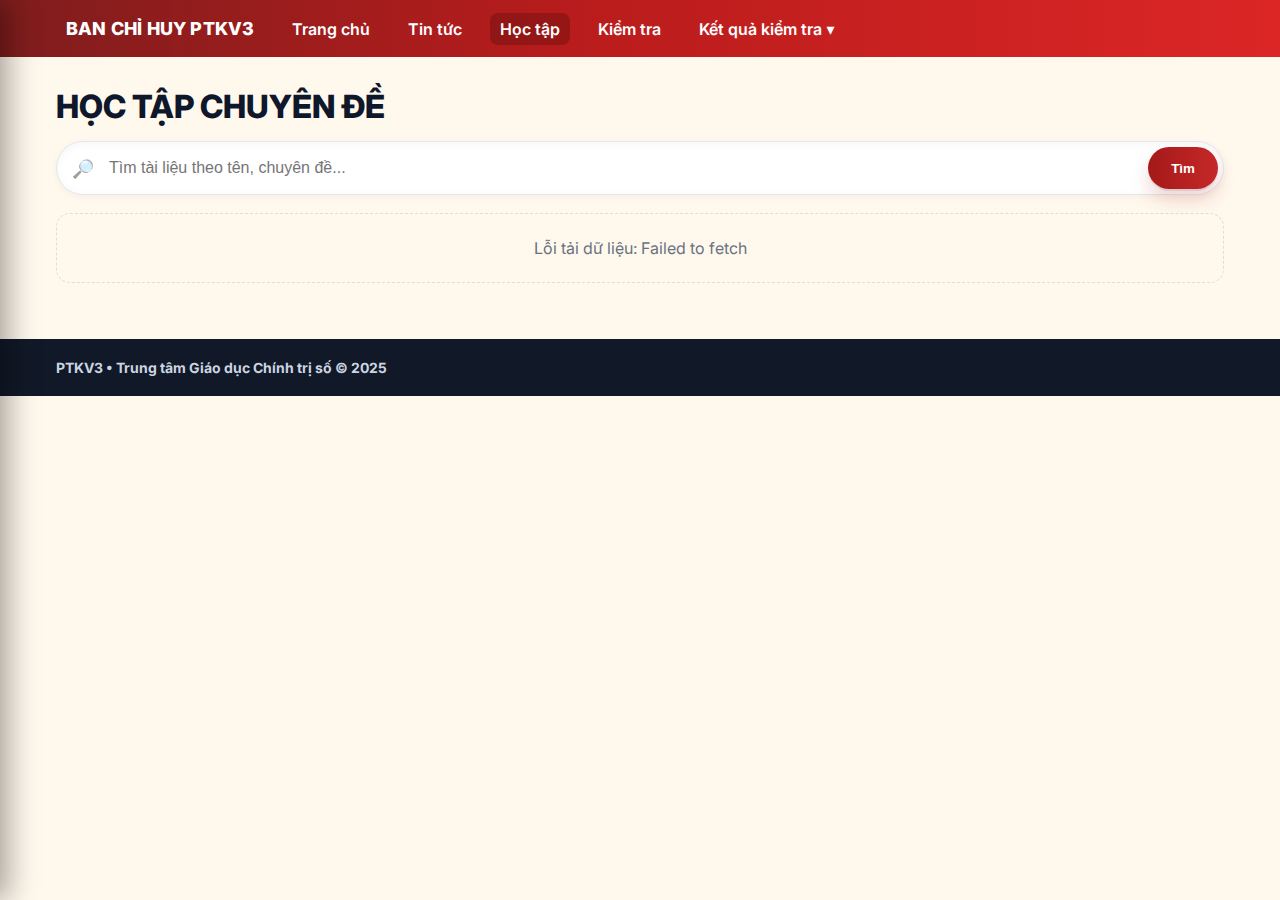
<file: pwa-ctct---V5/Hoctap.html>
<!doctype html>
<html lang="vi">
<head>
<meta charset="utf-8" />
<meta name="viewport" content="width=device-width, initial-scale=1" />
<title>PTKV3 • Học tập AI chuyên biệt</title>

<link rel="stylesheet" href="css/nav.css?v=20251006">
<link href="https://fonts.googleapis.com/css2?family=Inter:wght@400;600;800&display=swap" rel="stylesheet">
<style>
:root{
  --primary:#A41919; --accent:#FFD966; --bg:#FFF8ED; --text:#0f172a;
  --muted:#6b7280; --border:#e5e7eb; --radius:14px;
}
*{box-sizing:border-box}
html,body{margin:0;background:var(--bg);color:var(--text);font-family:Inter,system-ui,Segoe UI,Roboto,Arial,sans-serif}
a{color:inherit;text-decoration:none} a:hover{color:#dc2626}

/* ===== Header/ Footer đồng bộ Tintuc24 ===== */
.header{position:sticky;top:0;z-index:50;font-weight:600;background:linear-gradient(90deg,#7f1d1d,#b91c1c 45%,#dc2626);color:#fff}
.nav{max-width:1200px;margin:auto;display:flex;gap:18px;align-items:center;padding:12px 16px}
.nav .brand{font-weight:800}
.nav a{color:#fff;padding:6px 10px;border-radius:8px}
.nav a[aria-current="page"]{background:rgba(0,0,0,.18)}
.nav a:hover{color:var(--accent); transform:scale(1.04)}
.footer{margin-top:40px;background:#111827;color:#cbd5e1}
.footer .wrap{max-width:1200px;margin:auto;padding:20px 16px;font-size:14px}

/* ===== Page ===== */
.container{max-width:1200px;margin:0 auto;padding:16px}
.page-title{font-size:32px;font-weight:800;margin:22px 0 10px}
.section{background:#fff;border:1px solid var(--border);border-radius:14px;padding:16px;margin-bottom:16px}
.search-row{display:flex;gap:12px;align-items:center}
.search-row input{flex:1;padding:12px 14px;border:1px solid var(--border);border-radius:999px;background:#fff}

.grid{display:grid;gap:16px}
.grid-3{grid-template-columns:repeat(3,minmax(0,1fr))}
@media(max-width:980px){.grid-3{grid-template-columns:1fr}}

.card{background:#fff;border:1px solid var(--border);border-radius:16px;padding:14px}
.mat-card:hover{transform:translateY(-4px);box-shadow:0 6px 16px rgba(0,0,0,.10)}

/* --- Google-Drive like cards --- */
.grid-drive{
  display:grid; gap:16px;
  grid-template-columns:repeat(4,minmax(0,1fr));
}
@media(max-width:1200px){ .grid-drive{ grid-template-columns:repeat(3,minmax(0,1fr)); } }
@media(max-width:900px) { .grid-drive{ grid-template-columns:repeat(2,minmax(0,1fr)); } }
@media(max-width:560px) { .grid-drive{ grid-template-columns:1fr; } }

/* mỗi card */
.drive-card{
  border:1px solid var(--border);
  border-radius:12px;
  background:#adb5d3;
  overflow:hidden;
  box-shadow:0 2px 8px rgba(0,0,0,.06);
  transition:.2s transform,.2s box-shadow;
  cursor:pointer;
}
.drive-card:hover{ transform:translateY(-3px); box-shadow:0 10px 18px rgba(0,0,0,.10); }

/* ===== Thanh tiêu đề ===== */
.drive-head{
  display:flex; align-items:center; gap:8px;
  padding:8px 10px;
  background:#fff;            /* liền với card, không có vạch ngăn */
  border-bottom:none;         /* bỏ kẻ trắng */
}
.drive-head .mime{
  width:20px; height:20px;              /* vuông nhỏ như ảnh */
  background:#ef4444; color:#fff;
  font-weight:600; font-size:8px;
  display:flex; align-items:center; justify-content:center;
  border-radius:4px; flex-shrink:0;
}
.drive-title{
  font-weight:800; color:#111; flex:1; min-width:0;
  white-space:nowrap; overflow:hidden; text-overflow:ellipsis;
}

/* ===== Khung preview ảnh (như ảnh mẫu) ===== */
.drive-body{ padding:8px; background:#fff; }         /* tạo khoảng cách khung với viền card */
.drive-frame{
  width:100%;
  aspect-ratio:16/9;                                  /* giống thumbnail Drive; đổi 4/3 nếu cần */
  background:#f3f4f6;                                 /* nền xám nhạt dưới ảnh */
  border:1px solid #e5e7eb;                           /* viền khung mảnh */
  border-radius:4px;                                 /* bo góc khung */
  overflow:hidden;                                    /* ảnh tràn kín */
  box-shadow:inset 0 0 0 1px rgba(255,255,255,.6);    /* viền sáng rất nhẹ như ảnh mẫu */
}
.drive-frame img{
  width:100%; height:100%;
  object-fit:cover; display:block; border:none;
}
/* Ẩn/hiện search section khi vào xem tài liệu */
.section.is-hidden{ display:none !important; }

.gd-footer{display:flex;justify-content:space-between;align-items:center;padding:8px 12px}
.gd-badge{border:1px solid #e5e7eb;border-radius:999px;padding:2px 8px;font-size:12px;color:#374151;background:#fff}
.gd-pill{background:#facc15;color:#111;border:none;border-radius:8px;padding:6px 10px;font-weight:700}
.title{
  margin-top:8px;font-weight:800;line-height:1.3;
  display:-webkit-box;-webkit-box-orient:vertical;
  -webkit-line-clamp:3;    /* ↑ webkit */
  line-clamp:3;            /* ↑ thuộc tính chuẩn (thêm để tương thích) */
  overflow:hidden;min-height:4.8em;
}
.meta{display:flex;gap:8px;align-items:center;margin-top:6px}
.badge{border:1px solid #d1d5db;border-radius:999px;font-size:12px;padding:3px 9px;background:#fff;color:#374151}
.btn{padding:10px 16px;border-radius:10px;border:none;background:linear-gradient(90deg,#A41919,#C62828);color:#fff;cursor:pointer}
.btn.ghost{background:#fff;border:1px solid var(--border);color:#111}

/* Viewer split */
.split{display:grid;grid-template-columns:1.35fr .65fr;gap:16px}
@media(max-width:1024px){.split{grid-template-columns:1fr}}
.viewer iframe{width:100%;height:72vh;border:0;border-radius:12px;background:#000}

/* AI chat box */
.ai-dock{
  display:flex; flex-direction:column;
  border:1px solid #ffe08a; border-radius:14px; overflow:hidden; background:#fff;
  box-shadow:0 6px 18px rgba(0,0,0,.06);
}
.ai-dock .head{
  height:52px; font-weight: 600;
  display:flex; align-items:center; justify-content:space-between;
  padding:0 14px;
  background:linear-gradient(180deg,#ffe470 0%,#facc15 100%);
  border-bottom:1px solid #ffe08a;
}

/* Ẩn các nút control */
.ai-dock .head .btn{ display:none; }
.ai-dock .body{
  flex:1; min-height:260px; max-height:56vh;
  overflow:auto; padding:14px;
  background:#fff;
}
.bubble{ 
  padding:10px 12px; border-radius:12px; margin:8px 0; 
  max-width:90%; line-height:1.55; box-shadow:0 1px 2px rgba(0,0,0,.04);
}
.bubble.user{ background:#e8f0ff; margin-left:auto; }
.bubble.ai{ background:#fff8db; }
.bubble small{ display:block; margin-top:4px; color:#6b7280; }
/* Composer (input) dính đáy, kiểu app chat hiện đại */
.ai-dock .input{
  position:sticky; bottom:0; z-index:1;
  background:#fff; padding:12px 12px; 
  border-top:1px solid #ffe08a;
  display:flex; gap:10px; align-items:center;
}
.ai-dock .input input{
  flex:1; height:46px; border-radius:9999px; font-size:15px;
  padding:0 16px;
  border:1px solid #e5e7eb; outline:none;
  box-shadow:inset 0 1px 0 rgba(0,0,0,.02);
}
.ai-dock .input input:focus{
  border-color:#f59e0b; box-shadow:0 0 0 3px rgba(245,158,11,.2);
}

.ai-dock .btn{ background:#f59e0b; color:#000; border:none; border-radius:9999px; padding:8px 14px; font-weight:700; cursor:pointer; }

/* Nút “Gửi” – pill gọn, có icon gửi */
.ai-dock .btn#aiSend{
  height:46px; min-width:52px; padding:0 18px;
  border-radius:12px; border:none; cursor:pointer;
  background:linear-gradient(180deg,#ffb13b,#f59e0b);
  color:#111; font-weight:600; letter-spacing:.2px;
  box-shadow:0 2px 0 rgba(0,0,0,.06), 0 8px 16px rgba(245,158,11,.18);
  display:inline-flex; align-items:center; justify-content:center; gap:8px;
  transition:transform .12s ease, filter .12s ease;
}
.ai-dock .btn#aiSend::before{
  font-size:14px; transform:rotate(45deg);
}
.ai-dock .btn#aiSend:hover{ filter:brightness(.98); transform:translateY(-1px); }
.ai-dock .btn#aiSend:active{ transform:translateY(0); }

/* Quiz tuần tự */
.quiz .q{margin:8px 0 4px;font-weight:700}
.quiz ul{padding-left:0;margin:8px 0}
.quiz li{list-style:none;margin:6px 0;padding:8px;border:1px solid var(--border);border-radius:10px;display:flex;gap:8px;align-items:center}
.quiz .nav{display:flex;gap:8px;margin-top:8px}
.result-card{background:#ecfdf5;border:1px solid #bbf7d0;border-radius:12px;padding:12px;margin-top:8px}

.spinner{width:34px;height:34px;border:3px solid #ddd;border-top-color:#A41919;border-radius:50%;animation:spin 1s linear infinite;margin:16px auto}
@keyframes spin{to{transform:rotate(360deg)}}
.empty{padding:24px;border:1px dashed #ddd;border-radius:14px;text-align:center;color:#6b7280}

/* Nút “Quay lại Học tập” dạng pill chuyên nghiệp */
.btn.back{
  display:inline-flex;               /* giữ chiều ngang theo nội dung */
  align-items:center; justify-content:center;
  gap:8px;
  background:#f2760a;
  color:#fbfbfb;
  border:2px solid #f7fb00;
  border-radius:9999px;
  padding:10px 18px;
  font-weight:700;
  font-size: 14px;
  white-space:nowrap; 
  height:auto; min-height:42px;      /* ngăn cao = rộng */
  width:auto; max-width:100%;
  box-shadow:0 2px 0 rgba(244, 3, 3, 0.12);
}
.btn.back:hover{
  filter:brightness(0.98);
  transform:translateY(-1px);
}
.btn.back:active{ transform:translateY(0); }
@media (max-width:420px){
  .btn.back{
    white-space:normal;              /* cho phép xuống dòng khi cần */
    border-radius:12px;              /* bo góc vừa phải ⇒ không thể tròn */
    padding:10px 14px;
  }
}
/* Viewer: iframe cao tối thiểu 72vh, JS sẽ đồng bộ >= chiều cao cột phải */
.viewer iframe{
  width:100%;
  min-height:72vh;
  border:0;
  border-radius:12px;
  background:#000;}

  /* Bỏ box quanh khu tìm kiếm */
#searchBar.section{
  background: transparent;
  border: 0;
  padding: 0;
  margin: 8px 0 18px;
}

/* Hàng tìm kiếm kiểu pill hiện đại */
.search-row{
  position: relative;
  display: flex;
  align-items: center;
  gap: 0;                 /* input + nút liền khối */
}

.search-row input{
  flex: 1;
  height: 54px;
  padding: 0 56px 0 52px;                       /* chừa chỗ icon + nút */
  border: 1px solid #e5e7eb;
  border-radius: 9999px;
  background: #fff;
  font-size: 16px;
  box-shadow: 0 2px 10px rgba(0,0,0,.04) inset, 0 2px 8px rgba(0,0,0,.04);
  outline: none;
}
.search-row input:focus{
  border-color: #f59e0b;
  box-shadow: 0 0 0 4px rgba(245,158,11,.18);
}

/* Icon kính lúp nằm trong input (không cần đổi HTML) */
.search-row::before{
  content: "🔎";
  position: absolute;
  left: 16px;
  top: 50%;
  transform: translateY(-50%);
  font-size: 18px;
  opacity: .6;
  pointer-events: none;
}

/* Nút Tìm gắn liền vào bên phải input */
#btnFind{
  position: absolute;
  right: 6px;
  top: 50%;
  transform: translateY(-50%);
  width: 70px;
  height: 42px;
  padding: 0 18px;
  border: none;
  border-radius: 9999px;
  font-weight: 600;
  background: linear-gradient(90deg,#a41919,#c62828);
  color: #fff;
  cursor: pointer;
  box-shadow: 0 2px 0 rgba(0,0,0,.08), 0 10px 18px rgba(164,25,25,.18);
  transition: transform .12s ease, filter .12s ease;
}

/* Mobile tinh chỉnh một chút */
@media (max-width: 640px){
  .search-row input{ height: 50px; padding: 0 54px 0 48px; }
  #btnFind{ height: 40px; padding: 0 16px; }
}
.m-toggle{
  display:none !important;
  background:transparent; border:0; color:#fff;
  font-size:28px; line-height:1;
}
/* Mobile styles */
@media (max-width:1024px){
  .nav a:not(.brand), .nav .has-dropdown{display:none !important;}
  .m-toggle{display:block !important; margin-left:auto;}

  .m-drawer{
    position:fixed; inset:0 auto 0 0; width:86vw; max-width:420px;
    transform:translateX(-100%);
    background:linear-gradient(180deg,#7f1d1d,#b91c1c 55%,#9d1414);
    color:#fff; z-index:120; transition:transform .25s ease;
    box-shadow:4px 0 30px rgba(0,0,0,.25);
  }
  .m-head{display:flex; align-items:center; gap:10px; padding:12px 14px; border-bottom:1px solid rgba(255,255,255,.12)}
  .m-home{font-size:22px; text-decoration:none}
  .m-brand{font-weight:800; white-space:nowrap; overflow:hidden; text-overflow:ellipsis}
  .m-close{margin-left:auto; background:0 0; border:0; color:#fff; font-size:28px; cursor:pointer}

  .m-menu{padding:8px 8px 18px}
  .m-item{display:block; color:#fff; padding:14px 10px; font-weight:600; border-bottom:1px solid rgba(255,255,255,.08)}
  .m-sub{display:flex; flex-direction:column; gap:6px; padding:10px 10px 12px}
  .m-sub[hidden]{display:none !important;}
  .m-drop .caret{float:right}
  .m-drop[aria-expanded="true"] .caret{ transform: rotate(180deg); }

  .m-backdrop{
    position:fixed; inset:0; background:rgba(0,0,0,.35); backdrop-filter:blur(2px);
    z-index:110; opacity:0; transition:opacity .25s; pointer-events:none;
  }

  /* States */
  body.menu-open .m-drawer{transform:translateX(0)}
  body.menu-open .m-backdrop{opacity:1; pointer-events:auto}
  body.no-scroll{overflow:hidden}

  /* Link đang ở trang hiện tại trong drawer */
  .m-menu .m-item[aria-current="page"]{
    background: rgba(255,255,255,.16);
    border-left: 3px solid #FFD966;
    font-weight: 800;
  }
}
/* ===== Mobile: Back lên góc trái, tiêu đề xuống dưới & full-width ===== */
@media (max-width: 768px){
  /* Khung flex chứa H2 và nút Back (đúng như HTML hiện tại) */
  .card > div > div[style*="display:flex"]{
    flex-direction: column !important;
    align-items: stretch !important;
    gap: 10px !important;
  }

  /* Nút "Quay lại chuyên đề" lên trước, bám trái */
  .card > div > div[style*="display:flex"] > #back{
    order: -1;
    align-self: flex-start;
    margin: 2px 0 2px;
  }

  /* Tiêu đề nằm dưới và giãn full chiều ngang */
  .card > div > div[style*="display:flex"] h2{
    order: 2;
    margin: 0 !important;
    width: 100%;
    text-align: left;
    font-size: 20px;         /* có thể 22px nếu muốn nổi hơn */
    line-height: 1.32;
    text-wrap: balance;
  }

  /* Chống nút bị tròn & quá to trên mobile */
  .btn.back{
    border-radius: 12px !important;   /* pill nhẹ, không tròn xoe */
    padding: 8px 12px !important;
    min-height: 40px !important;
    height: auto !important;
    width: auto !important;
    white-space: nowrap !important;    /* giữ 1 dòng gọn gàng */
  }
}

/* Hàng tiêu đề dùng chung (thêm class .mat-bar cho khung flex hiện tại) */
.mat-bar{ display:flex; align-items:center; gap:10px; justify-content:space-between; }

/* Wrapper cho nút back khi tách ra ngoài (ẩn trên desktop) */
.btn-back-wrapper{ display:none; }

@media (max-width:768px){
  /* Hiện wrapper và đặt khoảng cách trên dưới */
  .btn-back-wrapper{
    display:flex;
    justify-content:flex-start;
    margin:8px 0 10px;
  }

  /* Tối ưu nút back khi tách ra ngoài – gọn, không “tròn xoe” */
  .btn-back-wrapper .btn.back{
    padding:8px 14px !important;
    border-radius:12px !important;
    white-space:nowrap !important;
    min-height:40px;
  }

  /* Khi ở mobile: tiêu đề trong khung ở dưới và full-width */
  .mat-bar{
    flex-direction:column;
    align-items:flex-start;
    gap:8px;
  }
  .mat-bar h2{
    margin:0 !important;
    width:100%;
    text-align:left;
    font-size:20px;
    line-height:1.32;
    text-wrap:balance;
  }
}
/* Luôn 1 dòng cho tiêu đề trang */
.page-title{
  font-size: clamp(22px, 4.6vw, 32px);
  font-weight: 800;
  line-height: 1.5;
  white-space: nowrap;
  overflow: hidden;
  text-overflow: ellipsis;
  margin: 10px 0 10px;
  text-rendering: optimizeLegibility; 
  -webkit-font-smoothing: antialiased;
  -moz-osx-font-smoothing: grayscale;
}

/* Nếu muốn không bị “…” ở máy cực nhỏ, có thể nén chữ thêm chút */
@media (max-width: 360px){
  .page-title{
    font-size: clamp(18px, 5vw, 26px);
    letter-spacing: .2px;
  }
}

</style>

<script>
// ===== CẤU HÌNH API (đổi sang URL Apps Script của anh) =====
window.PTKV3_API = 'https://script.google.com/macros/s/AKfycbzqMdQxvITlXYnjDSyEsvlEqxHKbOQ0y3ldQMsz04pHOJ4itsf-s3gNQhkj6i5YYfe2/exec';
</script>
</head>
<body>

 
<!-- ===== HEADER (đồng bộ Tintuc24) ===== -->
<header class="header">
  <nav class="nav" role="navigation" aria-label="Điều hướng chính">
    <a class="brand" href="index.html">BAN CHỈ HUY PTKV3</a>
    <a href="index.html">Trang chủ</a>
    <a href="tintuc24.html">Tin tức</a>
    <a href="Hoctap.html" aria-current="page">Học tập</a>
    <a href="kiemtra.html">Kiểm tra</a>

    <div class="nav__item has-dropdown">
      <a href="#" aria-haspopup="true" aria-expanded="false">Kết quả kiểm tra ▾</a>
      <div class="dropdown" role="menu" aria-label="Kết quả kiểm tra">
        <a href="my-results.html" role="menuitem">Kết quả của tôi</a>
        <a href="leaderboard.html" role="menuitem">Bảng xếp hạng</a>
      </div>
    </div>

    <div class="sp"></div>
    <button class="m-toggle" aria-label="Mở menu">☰</button>
  </nav>
</header>
<!-- ===== MOBILE DRAWER ===== -->
<aside id="mDrawer" class="m-drawer" aria-hidden="true" role="dialog" aria-label="Menu">
  <div class="m-head">
    <a class="m-home" href="index.html" aria-label="Trang chủ" title="Trang chủ">🏠</a>
    <span class="m-brand">BAN CHỈ HUY PTKV3</span>
    <button class="m-close" aria-label="Đóng menu">✕</button>
  </div>

  <nav class="m-menu" role="navigation" aria-label="Menu di động">
    <a class="m-item" href="index.html">Trang chủ</a>
    <a class="m-item" href="tintuc24.html">Tin tức</a>
    <a class="m-item" href="Hoctap.html" aria-current="page">Học tập</a>
    <a class="m-item" href="kiemtra.html">Kiểm tra</a>

    <button class="m-item m-drop"
            data-target="#m-result"
            aria-controls="m-result"
            aria-expanded="false">
      Kết quả kiểm tra <span class="caret">▾</span>
    </button>
    <div id="m-result" class="m-sub" hidden>
      <a href="my-results.html">Kết quả của tôi</a>
      <a href="leaderboard.html">Bảng xếp hạng</a>
    </div>
  </nav>
</aside>
<div class="m-backdrop" hidden></div>

<div class="container">
  <h1 class="page-title">HỌC TẬP CHUYÊN ĐỀ</h1>

  <section id="searchBar" class="section">
    <div class="search-row">
      <input id="kw" placeholder="Tìm tài liệu theo tên, chuyên đề...">
      <button class="btn" id="btnFind" type="button">Tìm</button>
    </div>
  </section>

  <section id="materials-list"></section>
</div>

<!-- ===== FOOTER (đồng bộ Tintuc24) ===== -->
<footer class="footer">
  <div class="wrap">
    <strong>PTKV3 • Trung tâm Giáo dục Chính trị số © 2025</strong>
  </div>
</footer>

<script>
/* ===== Core fetch ===== */
async function apiCall(action, payload = {}) {
  if (!window.PTKV3_API) throw new Error('Chưa cấu hình PTKV3_API');
  const u = new URL(window.PTKV3_API);
  const qs = JSON.stringify(payload);
  u.searchParams.set('action', action);
  u.searchParams.set('payload', qs);
  if (u.toString().length > 1800) {
    const res = await fetch(window.PTKV3_API, {
      method: 'POST',
      headers: { 'Content-Type': 'text/plain;charset=UTF-8' },
      body: JSON.stringify({ action, payload })
    });
    const data = await res.json(); if (!data.ok) throw new Error(data.error||'API error'); return data.data||{};
  }
  const res = await fetch(u.toString(), { method: 'GET' });
  const data = await res.json(); if (!data.ok) throw new Error(data.error||'API error'); return data.data||{};
}
const el=(t,a={},c=[])=>{const e=document.createElement(t);Object.entries(a).forEach(([k,v])=>{if(k==='class')e.className=v;else if(k==='html')e.innerHTML=v;else e.setAttribute(k,v)});(Array.isArray(c)?c:[c]).filter(Boolean).forEach(ch=>e.append(ch));return e;}
const spinner=()=>{const d=document.createElement('div');d.className='spinner';return d;}
const showEmpty=(t,m)=>{t.innerHTML='';t.append(el('div',{class:'empty'},m));}

/* ===== Helpers ===== */
async function quizHasQuestions(fileId){
  try{ const d = await apiCall('quiz.has',{fileId}); return !!(d && d.count>0); }catch(_){return false;}
}
async function loadSections(fileId){
  try{ const d = await apiCall('materials.sections',{fileId}); return d.items||[]; }catch(_){return [];}
}
function cleanTitle(s=''){
  return String(s).replace(/\.(pdf|docx?|pptx?|xlsx?)$/i,'');
}
// Lấy ảnh xem trước từ Drive dù không có thumbnail trong Sheets
function driveThumb(fileId){
  // sz=w900 cho ảnh đủ nét; Google tự crop & cache
  return `https://drive.google.com/thumbnail?id=${encodeURIComponent(fileId)}&sz=w900`;
}

function toggleSearch(show){
  const s = document.getElementById('searchBar');
  if (s) s.style.display = show ? '' : 'none';
}
const STORAGE = {
  CURRENT: 'ptkv3.currentMaterial',       // {fileId, 'tieu-de': ...}
  CHAT_PREFIX: 'ptkv3.chat.'              // CHAT_PREFIX + fileId => [{who, html}]
};

/* ===== Page: list ===== */
const $list = document.getElementById('materials-list');
document.getElementById('btnFind').addEventListener('click', ()=> searchAndMount($list, document.getElementById('kw').value));
document.getElementById('kw').addEventListener('keydown', e=>{ if(e.key==='Enter') searchAndMount($list, e.target.value); });

async function searchAndMount(container, keyword=''){ await mountMaterials(container, keyword); }

async function mountMaterials(container, keyword=''){
  container.innerHTML=''; container.append(spinner());
  try{
    const data = await apiCall('tailieu.danh-sach', {'tu-khoa': keyword});
    container.innerHTML='';
    const gridWrap = el('div',{class:'grid-drive'});
    // Kiểm tra quiz cho từng tài liệu (để ẩn nút ngoài)
    const items = data.items || [];
    // Load song song hasQuiz:
    const flags = await Promise.all(items.map(m=>quizHasQuestions(m.fileId)));

    items.forEach((m, idx)=>{
      const hasQuiz = !!flags[idx];
      const titleClean = String(m['tieu-de']||'').replace(/\.pdf$/i,'');
      const card = el('div',{class:'drive-card'});
      card.style.cursor = 'pointer';
      card.setAttribute('tabindex','0'); // hỗ trợ Enter/Space

      // Header: [chip PDF] [tiêu đề 1 dòng …] [kebab]
      const head = el('div',{class:'drive-head'});
      head.append(el('span',{class:'mime'},'PDF'));
      head.append(el('div',{class:'drive-title'}, titleClean));
      head.append(el('span',{style:'opacity:.4'},'⋮'));
      card.append(head);

      // Thumbnail trong KHUNG (ảnh tràn kín khung)
      const thumbSrc = (m.thumbnail && m.thumbnail.trim()) ? m.thumbnail : driveThumb(m.fileId);
      const body  = el('div',{class:'drive-body'});
      const frame = el('div',{class:'drive-frame'});              // khung chứa ảnh
      frame.append(el('img',{src:thumbSrc, alt:titleClean}));     // ảnh tràn khung
      body.append(frame);
      card.append(body);

      if (m['chu-de']) {
        const meta = el('div',{style:'padding:0 12px 12px'});
        meta.append(el('span',{class:'badge'}, m['chu-de']));
        card.append(meta);
      }

      // Chỉ hiện “Ôn tập” nếu CHƯA có câu hỏi trong Sheets
      if (!hasQuiz){
        const act = el('div',{style:'padding:0 12px 12px;display:flex;justify-content:flex-start'});
        const btn = el('button',{class:'btn',type:'button',style:'background:#facc15;color:#111;font-weight:700;border:none'},'Ôn tập');
        btn.onclick = (e)=>{ e.stopPropagation(); mountQuizOnly(container,m); };
        act.append(btn); card.append(act);
      }

      card.addEventListener('click', ()=> mountMaterialView(container, m));

      gridWrap.append(card);        // <-- append vào gridWrap
    });

    if(!gridWrap.children.length){ showEmpty(container,'Chưa có tài liệu.'); return; }
    container.append(gridWrap);
    toggleSearch(true);
  }catch(e){
    showEmpty(container,'Lỗi tải dữ liệu: '+ (e && e.message ? e.message : e));
  }
}

function openAIDock(fileMeta, targetEl, opts = { reset: false }){
  const mountAt = targetEl 
    || document.querySelector('.split .grid') 
    || document.querySelector('.grid') 
    || document.body;

  // Luôn remove dock cũ để render sạch
  const oldDock = document.querySelector('.ai-dock');
  if (oldDock) oldDock.remove();

  // Reset chat khi mở tài liệu mới (không reset khi F5)
  const chatKey = STORAGE.CHAT_PREFIX + fileMeta.fileId;
  if (opts.reset) sessionStorage.removeItem(chatKey);

  // Tạo dock mới
  const dock = document.createElement('div');
  dock.className = 'ai-dock';
  dock.innerHTML = `
    <div class="head">
      <span>Trò chuyện với AI</span>
      <div style="display:flex;gap:6px">
        <button id="aiMin" class="btn" aria-hidden="true">−</button>
        <button id="aiClose" class="btn" aria-hidden="true">×</button>
      </div>
    </div>
    <div class="body" id="aiBody"></div>
    <div class="input">
      <input id="aiInput" placeholder="Nhập câu hỏi..." />
      <button id="aiSend" class="btn">Gửi</button>
    </div>
  `;
  mountAt.prepend(dock);

  const box = dock.querySelector('#aiBody');
  const inp = dock.querySelector('#aiInput');
  const btn = dock.querySelector('#aiSend');

  // helpers
  const esc = s=>String(s||'').replace(/[&<>"']/g,m=>({'&':'&amp;','<':'&lt;','>':'&gt;','"':'&quot;',"'":'&#39;'}[m]));
  const add = (who, html)=>{
    const div = document.createElement('div');
    div.className = 'bubble ' + (who==='user' ? 'user' : 'ai');
    div.innerHTML = html;
    box.appendChild(div);
    box.scrollTop = box.scrollHeight;
  };
  const saveChat = ()=>{
    // lưu toàn bộ bubbles (nhẹ nhàng) vào sessionStorage
    const nodes = [...box.querySelectorAll('.bubble')].map(n=>{
      return { who: n.classList.contains('user')?'user':'ai', html: n.innerHTML };
    });
    sessionStorage.setItem(chatKey, JSON.stringify(nodes));
  };
  const restoreChat = ()=>{
    const raw = sessionStorage.getItem(chatKey);
    box.innerHTML = '';
    if (!raw){
      add('ai','Chào bạn! Mình có thể giúp gì được cho bạn?');
      return;
    }
    try{
      const arr = JSON.parse(raw);
      arr.forEach(m=>add(m.who, m.html));
    }catch{
      add('ai', 'Xin chào! Em là Trợ lý học tập AI của PTKV3 🌟. Anh/chị muốn em giúp gì trong tài liệu này ạ?');
    }
  };

  const ask = async ()=>{
    const q = inp.value.trim(); if(!q) return;
    add('user', esc(q)); inp.value='';
    saveChat();
    const wait = document.createElement('div'); wait.className='bubble ai'; wait.textContent='Đang suy nghĩ...'; box.append(wait);

    try{
      const r = await apiCall('ai.chat',{ fileId:fileMeta.fileId, section:'', 'cau-hoi': q });
      const src = r.source ? `<small>📚 Nguồn: ${esc(r.source)}</small>` : '';
      wait.innerHTML = (r.answer || '(không có phản hồi)').replace(/\n/g,'<br>') + src;
    }catch(e){
      wait.innerHTML = '<b>Lỗi:</b> ' + esc(e.message||e);
    }
    saveChat();
    box.scrollTop = box.scrollHeight;
  };

  inp.onkeydown = (e)=>{ if(e.key==='Enter'){ e.preventDefault(); ask(); } };
  btn.onclick = ask;

  // Khôi phục khi F5, hoặc greeting mới khi mở lần đầu
  restoreChat();
}


/* ===== Material view (viewer + AI + Câu hỏi ôn tập) ===== */
async function mountMaterialView(root, meta){
  root.innerHTML='';
  const searchSection = document.getElementById('searchBar');
  if (searchSection) searchSection.classList.add('is-hidden');

  // lưu trạng thái đang xem (để F5 khôi phục)
  localStorage.setItem(STORAGE.CURRENT, JSON.stringify({fileId: meta.fileId, 'tieu-de': meta['tieu-de']||'Tài liệu'}));

  const backToList = ()=>{
    if(searchSection) searchSection.classList.remove('is-hidden');
    localStorage.removeItem(STORAGE.CURRENT); // bấm quay lại thì thôi giữ trạng thái
    mountMaterials(root);
  };

  // Thanh tiêu đề + nút back (bên phải)
  const titleClean = cleanTitle(meta['tieu-de']||'Tài liệu');
  const bar = el('div',{class:'card'});
  bar.append(el('div',{html:`
  <div class="mat-bar" style="display:flex;align-items:center;gap:10px;justify-content:space-between">
    <h2 style="margin:0;font-size:22px;font-weight:800;color:#7f1d1d">${titleClean}</h2>
    <button class="btn back" id="back">Quay lại Chuyên đề</button>
  </div>`}));
  bar.querySelector('#back').onclick = backToList;
  root.append(bar);
// === TÁCH NÚT BACK RA NGOÀI KHUNG (mobile) – Desktop giữ nguyên ===
const backBtn = bar.querySelector('#back');
const barRow  = bar.querySelector('.mat-bar');

// Tạo wrapper và đặt NGAY TRƯỚC khối card tiêu đề
const backWrap = document.createElement('div');
backWrap.className = 'btn-back-wrapper';
root.insertBefore(backWrap, bar);

// Hàm bố trí nút theo kích thước màn hình
const mq = window.matchMedia('(max-width: 768px)');
function placeBack(){
  if (mq.matches) {
    // Mobile: chuyển nút ra wrapper (ngoài khung)
    if (backBtn && backBtn.parentNode !== backWrap) backWrap.appendChild(backBtn);
  } else {
    // Desktop: đưa nút về lại trong khung tiêu đề
    if (backBtn && backBtn.parentNode !== barRow) barRow.appendChild(backBtn);
  }
}
placeBack();
// Lắng nghe thay đổi màn hình
if (mq.addEventListener) mq.addEventListener('change', placeBack);
else mq.addListener(placeBack); // fallback cho trình duyệt cũ

  const wrap = el('div',{class:'split'});

  // LEFT: Viewer
  const viewer = el('section',{class:'section viewer'});
  const iframe = el('iframe',{src:`https://drive.google.com/file/d/${meta.fileId}/preview`,allow:'autoplay'});
  viewer.append(iframe);
  wrap.append(viewer);

  // RIGHT: AI + Quiz
  const right = el('div',{class:'grid'});

  // Trò chuyện với AI NẰM TRONG TRANG
  openAIDock(meta, right);
  
  // ===== QUIZ: “Câu hỏi ôn tập” kiểu tuần tự =====
  const quizBox = el('section',{class:'section quiz'});
  quizBox.append(el('div',{html:'<strong>🧩 Câu hỏi ôn tập</strong>'}));
  const qWrap = el('div'); quizBox.append(qWrap);
  right.append(quizBox);

  wrap.append(right); root.append(wrap);
  
  // Hàm đồng bộ chiều cao viewer >= cột phải
  const syncViewerHeight = ()=>{
    const hRight = right.offsetHeight;
    const minH = Math.max(hRight, Math.round(window.innerHeight*0.72));
    iframe.style.height = minH + 'px';
  };


  // load quiz (từ Sheets – quản trị đã nhập sẵn)
  try{
    const data = await apiCall('quiz.getByFile',{fileId:meta.fileId,limit:10});
    const items = data.items||[];
    if(!items.length){ qWrap.innerHTML = '<div class="empty">Chưa có câu hỏi ôn tập cho tài liệu này.</div>'; }
    else{
      const state = { idx:0, answers:{} };
      const render = ()=>{
        const it = items[state.idx];
        qWrap.innerHTML = `
          <div class="q">Câu ${state.idx+1}/${items.length}. ${it.q}</div>
          <ul>
            ${it.options.map((op,i)=>`
              <li><label><input type="radio" name="q${state.idx}" value="${op}" ${state.answers[state.idx]===op?'checked':''}> ${op}</label></li>
            `).join('')}
          </ul>
          <div class="nav">
            <button class="btn ghost" id="btnPrev" ${state.idx===0?'disabled':''}>Quay lại</button>
            ${state.idx<items.length-1
              ? '<button class="btn" id="btnNext">Tiếp tục</button>'
              : '<button class="btn" id="btnFinish">Kết thúc</button>'}
          </div>
        `;
        qWrap.querySelectorAll('input[type="radio"]').forEach(r=>{
          r.onchange = ()=>{ state.answers[state.idx]=r.value; };
        });
        const prev=qWrap.querySelector('#btnPrev'), next=qWrap.querySelector('#btnNext'), fin=qWrap.querySelector('#btnFinish');
        if(prev) prev.onclick = ()=>{ state.idx--; render(); };
        if(next) next.onclick = ()=>{ state.idx++; render(); };
        if(fin)  fin.onclick  = ()=> finish();
         syncViewerHeight();
      };
      const finish = ()=>{
        let correct=0; items.forEach((it,i)=>{ if(state.answers[i]===it.answer) correct++; });
        const total=items.length, pct=Math.round(correct*100/total);
        qWrap.innerHTML = `
          <div class="result-card">
            <div style="font-weight:800;font-size:18px;">🎉 Chúc mừng bạn đã hoàn thành nội dung ôn tập!</div>
            <div style="margin-top:6px">Kết quả: <strong>${correct}/${total}</strong> (${pct}%).</div>
          </div>`;
          syncViewerHeight();
      };
      render();
    }
  }catch(e){
    qWrap.innerHTML = '<div class="empty">Không tải được câu hỏi: '+e.message+'</div>';
  }
// sync khi resize
  window.addEventListener('resize', syncViewerHeight, {passive:true});
  // sync ban đầu (sau layout)
  setTimeout(syncViewerHeight, 0);
}
/* ===== Optional: trang Ôn tập riêng (nếu bấm nút ngoài) ===== */
async function mountQuizOnly(root, meta){
  root.innerHTML='';
  const nav = el('div',{class:'card', html:`<button class="btn ghost" id="back">&larr; Quay lại Học tập</button>`});
  nav.querySelector('#back').onclick = ()=> mountMaterials(root);
  root.append(nav);
  root.append(el('div',{class:'card',html:`<h2 style="margin:0">Ôn tập: ${meta['tieu-de']||'Tài liệu'}</h2>`}));

  const quiz = el('section',{class:'section quiz'}); root.append(quiz);
  const box = el('div',{}); quiz.append(box);

  try{
    const data = await apiCall('quiz.getByFile',{fileId:meta.fileId,limit:10});
    const items = data.items||[];
    if(!items.length){ box.innerHTML = '<div class="empty">Chưa có câu hỏi.</div>'; return; }

    const state = { idx:0, answers:{} };
    const render = ()=>{
      const it = items[state.idx];
      box.innerHTML = `
        <div class="q">Câu ${state.idx+1}/${items.length}. ${it.q}</div>
        <ul>
          ${it.options.map((op,i)=>`
            <li><label><input type="radio" name="qb${state.idx}" value="${op}" ${state.answers[state.idx]===op?'checked':''}> ${op}</label></li>
          `).join('')}
        </ul>
        <div class="nav">
          <button class="btn ghost" id="btnPrev" ${state.idx===0?'disabled':''}>Quay lại</button>
          ${state.idx<items.length-1
            ? '<button class="btn" id="btnNext">Tiếp tục</button>'
            : '<button class="btn" id="btnFinish">Kết thúc</button>'}
        </div>
      `;
      box.querySelectorAll('input[type="radio"]').forEach(r=>{
        r.onchange = ()=>{ state.answers[state.idx]=r.value; };
      });
      const prev=box.querySelector('#btnPrev'), next=box.querySelector('#btnNext'), fin=box.querySelector('#btnFinish');
      if(prev) prev.onclick = ()=>{ state.idx--; render(); };
      if(next) next.onclick = ()=>{ state.idx++; render(); };
      if(fin)  fin.onclick  = ()=> finish();
    };
    const finish = ()=>{
      let correct=0; items.forEach((it,i)=>{ if(state.answers[i]===it.answer) correct++; });
      const total=items.length, pct=Math.round(correct*100/total);
      box.innerHTML = `
        <div class="result-card">
          <div style="font-weight:800;font-size:18px;">🎉 Chúc mừng bạn đã hoàn thành!</div>
          <div style="margin-top:6px">Kết quả: <strong>${correct}/${total}</strong> (${pct}%).</div>
        </div>`;
      // có thể lưu kết quả nếu muốn:
      // apiCall('exam.saveResult',{fileId:meta.fileId, title:meta['tieu-de']||'', correct, total, score:pct}).catch(()=>{});
    };
    render();
  }catch(e){ box.innerHTML='<div class="empty">Không tạo được câu hỏi: '+e.message+'</div>'; }

  nav.querySelector('#back').onclick = ()=>{ 
    const searchSection = document.querySelector('.container .section');
    if (searchSection) searchSection.classList.remove('is-hidden');
    mountMaterials(root);
  };
}

/* boot */
const saved = localStorage.getItem(STORAGE.CURRENT);
  if (saved){
    // ở lại trang đọc, khôi phục đúng tài liệu + AI chat
    const meta = JSON.parse(saved);
    // đảm bảo có khóa 'tieu-de' để render tiêu đề đẹp
    if (!meta['tieu-de']) meta['tieu-de'] = 'Tài liệu';
    mountMaterialView(document.getElementById('materials-list'), meta);
  }else{
    // không có trạng thái -> trang danh sách
    mountMaterials(document.getElementById('materials-list'));}

(function(){
  const drawer   = document.getElementById('mDrawer');
  const backdrop = document.querySelector('.m-backdrop');
  const openBtn  = document.querySelector('.m-toggle');
  const closeBtn = drawer?.querySelector('.m-close');

  const focusables = 'a,button,[tabindex]:not([tabindex="-1"])';
  let lastFocus = null;

  // ✅ Đảm bảo panel con luôn đóng mặc định
  document.querySelectorAll('.m-sub').forEach(p => p.hidden = true);
  document.querySelectorAll('.m-drop').forEach(b => b.setAttribute('aria-expanded','false'));

  function open(){
    lastFocus = document.activeElement;
    document.body.classList.add('menu-open','no-scroll');
    drawer?.setAttribute('aria-hidden','false');
    if (backdrop) backdrop.hidden = false;
    drawer?.querySelector(focusables)?.focus?.();
  }
  function close(){
    document.body.classList.remove('menu-open','no-scroll');
    drawer?.setAttribute('aria-hidden','true');
    if (backdrop) backdrop.hidden = true;
    lastFocus?.focus?.();
  }

  openBtn?.addEventListener('click', open);
  closeBtn?.addEventListener('click', close);
  backdrop?.addEventListener('click', close);
  document.addEventListener('keydown', e=>{ if(e.key==='Escape') close(); });

  drawer?.addEventListener('click', e=>{
    const btn = e.target.closest('.m-drop');
    if(!btn) return;
    const id = btn.getAttribute('aria-controls') || btn.dataset.target?.replace('#','');
    const panel = id ? document.getElementById(id) : null;
    if(!panel) return;
    const expanded = btn.getAttribute('aria-expanded') === 'true';
    btn.setAttribute('aria-expanded', String(!expanded));
    panel.hidden = expanded ? true : false;
  });

  // Đóng drawer khi chọn bất kỳ link
  drawer?.addEventListener('click', e=>{
    const a = e.target.closest('a');
    if(a) close();
  });
})();    
</script>
</body>
</html>
</file>
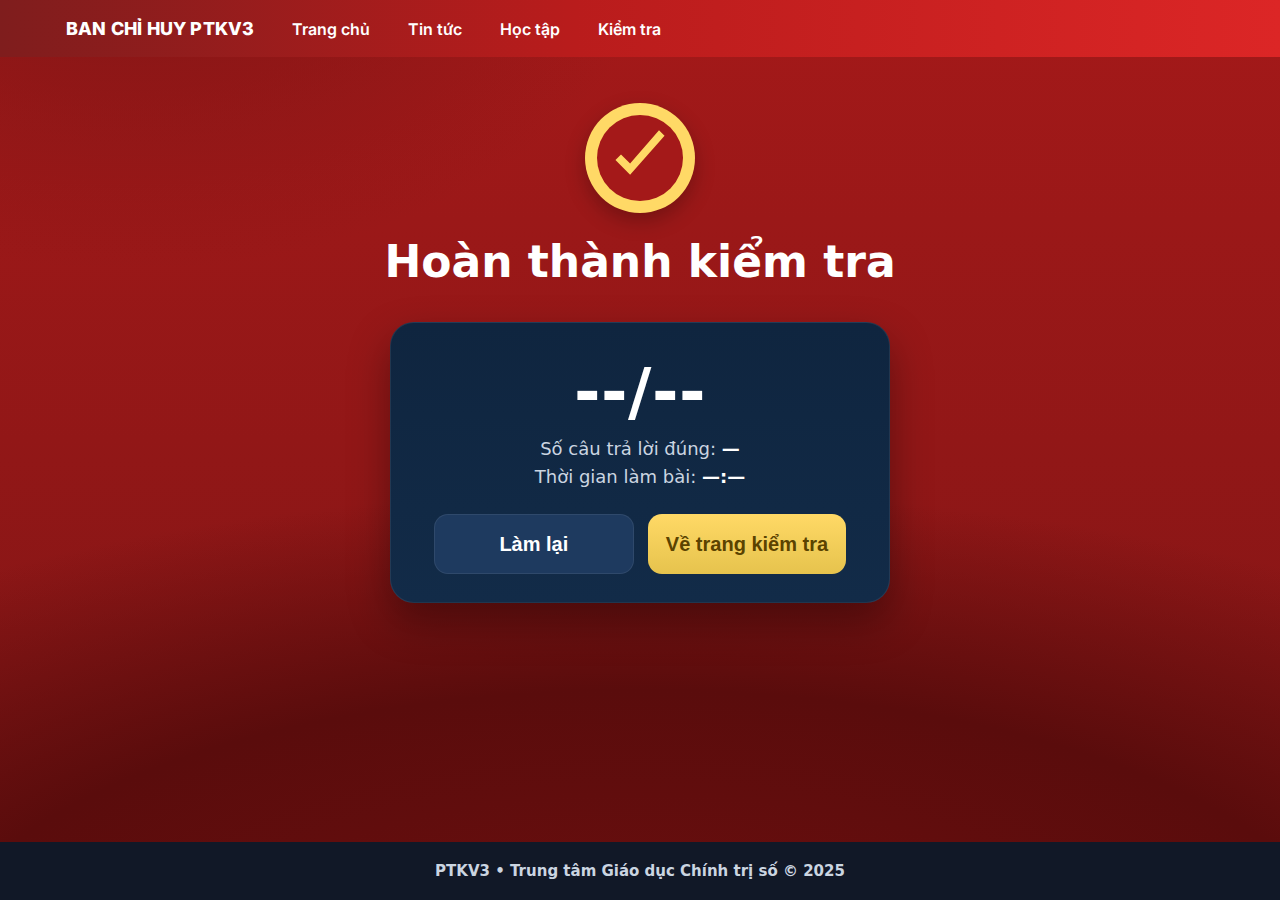
<file: pwa-ctct---V5/ketqua.html>
<!doctype html>
<html lang="vi">
<head>
<meta charset="utf-8" />
<meta name="viewport" content="width=device-width, initial-scale=1" />
<title>Kết quả kiểm tra – PTKV3</title>
<link rel="stylesheet" href="css/nav.css?v=20251006">
<link href="https://fonts.googleapis.com/css2?family=Inter:wght@400;600;800&display=swap" rel="stylesheet">

<style>
:root{
  --brand:#A41919;          /* đỏ PTKV3 */
  --brand-deep:#7F1515;
  --gold:#FFD966;           /* vàng ánh kim */
  --ink:#0f172a;            /* chữ */
  --muted:#cbd5e1;
  --panel:#0f253f;          /* xanh đậm panel như mockup */
  --panel-2:#122b48;
  --radius:20px;
}
*{box-sizing:border-box}
html,body{margin:0;height:100%;font-family:system-ui,-apple-system,"Be Vietnam Pro",Segoe UI,Roboto,Helvetica,Arial,sans-serif;color:#fff}
body{
  /* nền gradient đỏ giống mockup */
  background:
    radial-gradient(1200px 500px at 50% 110%, #6e0f0f 0%, #5a0c0c 60%, transparent 100%),
    radial-gradient(900px 600px at 10% -10%, #7f1515 0%, transparent 60%),
    linear-gradient(180deg, #A41919 0%, #7F1515 100%);
  min-height:100vh; display: flex;
  flex-direction: column; align-items: stretch;
}

/* MAIN */
.main-bg{
  color:#fff;
  background:
    radial-gradient(1200px 500px at 50% 110%, #6e0f0f 0%, #5a0c0c 60%, transparent 100%),
    radial-gradient(900px 600px at 10% -10%, #7f1515 0%, transparent 60%),
    linear-gradient(180deg, #A41919 0%, #7F1515 100%);
}
main{max-width:980px; margin:0 auto; padding:40px 20px 72px}
.center{display:flex; flex-direction:column; align-items:center; text-align:center}

/* Icon kết quả */
.badge{
  position: relative;
  width: 110px; height: 110px; border-radius: 50%;
  background: #FFD966;
  box-shadow: 0 8px 20px rgba(0,0,0,.25);
  margin: 6px auto 14px;
}
.badge::after{
  content:"";
  position:absolute; inset:12px;
  background:#A41919; border-radius:50%;
  z-index: 1;
}
.badge svg{
  position:absolute; left:50%; top:50%;
  width:95px; height:95px;
  transform:translate(-50%,-50%);
  fill:#FFD966;
  z-index: 2;
}

/* Tiêu đề */
h1{margin:10px 0 28px 0;font-size:44px;line-height:1.15;font-weight:700;color:#fff}

/* CARD kết quả */
.card{
  width:min(500px,100%);background:linear-gradient(180deg,var(--panel),var(--panel-2));
  border-radius:24px;padding:28px 22px;margin-top:6px;
  box-shadow:0 18px 40px rgba(0,0,0,.35);border:1px solid rgba(255,255,255,.08)
}
.score{font-size:64px;font-weight:900;letter-spacing:.5px;margin:4px 0 6px}
.meta{color:var(--muted);font-size:18px;line-height:1.6}
.meta strong{color:#fff}

/* Nút */
.actions{display:flex;gap:14px;justify-content:center;margin-top:22px;flex-wrap:wrap}
.btn{
  appearance:none;border:0;cursor:pointer;font-weight:700;border-radius:14px;
  padding:14px 18px;font-size:20px;transition:transform .05s ease, opacity .15s ease
}
.btn:active{transform:translateY(1px)}
.btn.dark{background:#1e3a5f;color:#fff;border:1px solid rgba(255,255,255,.08); height: 60px; width: 200px;}
.btn.dark:hover{opacity:.92}
.btn.gold{background:linear-gradient(180deg,#FFD966,#E6C34D);color:#5b4300}
.btn.gold:hover{opacity:.95}

/* responsive */
@media (max-width:768px){
  h1{font-size:32px}
  .score{font-size:56px}
  .header{padding:14px 16px}
  .nav{gap:14px;font-size:14px}
}

/* HEADER + FOOTER */
.header{position:sticky;top:0;z-index:999;font-weight:600;background:linear-gradient(90deg,#7f1d1d,#b91c1c 45%,#dc2626);color:#fff}
.nav{max-width:1200px;margin:auto;display:flex;gap:18px;align-items:center;padding:12px 16px;font-family:Inter,system-ui,Segoe UI,Roboto,Arial,sans-serif}
.nav .brand{font-weight:800}
.nav a{color:#fff;text-decoration:none;padding:6px 10px;border-radius:8px}
.nav a[aria-current="page"]{background:rgba(0,0,0,.18)}
.nav a:hover{color:#FFD966;transform:scale(1.06)}
.m-toggle{display:none!important;background:transparent;border:0;color:#fff;font-size:28px;line-height:1}
.footer{margin-top:auto;background:#111827;color:#cbd5e1; }
.footer .wrap{max-width:1200px;margin:auto;padding:20px 16px;font-size:15px; text-align: center;}

/* Drawer mobile (giữ nguyên cấu trúc) */
@media (max-width:1024px){
  .nav a:not(.brand), .nav .has-dropdown{display:none!important}
  .m-toggle{display:block!important;margin-left:auto}
  .m-drawer{
    position:fixed; inset:0 auto 0 0; width:86vw; max-width:420px; transform:translateX(-100%);
    background:linear-gradient(180deg,#7f1d1d,#b91c1c 55%,#9d1414); color:#fff; z-index:120;
    transition:transform .25s ease; box-shadow:4px 0 30px rgba(0,0,0,.25);
    font-family:Inter,system-ui,Segoe UI,Roboto,Arial,sans-serif;
  }
  .m-backdrop{
    position:fixed; inset:0; background:rgba(0,0,0,.35); backdrop-filter:blur(2px);
    z-index:110; opacity:0; transition:opacity .25s; pointer-events:none;
  }
  body.menu-open .m-drawer{transform:translateX(0)}
  body.menu-open .m-backdrop{opacity:1; pointer-events:auto}
  body.no-scroll{overflow:hidden}
}
</style>
</head>
<body>
<!-- ===== HEADER ===== -->
<header class="header">
  <nav class="nav">
    <a class="brand" href="index.html">BAN CHỈ HUY PTKV3</a>
    <a href="index.html">Trang chủ</a>
    <a href="tintuc24.html">Tin tức</a>
    <a href="Hoctap.html">Học tập</a>
    <a href="kiemtra.html">Kiểm tra</a>
    <div class="sp"></div>
  </nav>
  <div class="m-backdrop" hidden></div>
</header>

<!-- ===== MAIN ===== -->
<main class="center">
  <div class="badge" aria-hidden="true">
    <svg viewBox="0 0 24 24"><path d="M9.5 16.2L5.8 12.5l1.4-1.4 2.3 2.3L16.8 5l1.4 1.4L9.5 16.2z"/></svg>
  </div>

  <!-- Tiêu đề sẽ được cập nhật theo kỳ thi -->
  <h1 id="title">Hoàn thành kiểm tra</h1>

  <section class="card" role="region" aria-label="Kết quả">
    <div class="score" id="score">--/--</div>
    <div class="meta">
      Số câu trả lời đúng: <strong id="correct">—</strong><br/>
      Thời gian làm bài: <strong id="time">—:—</strong>
    </div>
    <div class="actions">
      <button class="btn dark" id="btn-again" title="Làm lại kỳ thi này">Làm lại</button>
      <button class="btn gold" id="btn-back" title="Quay về danh sách kỳ thi">Về trang kiểm tra</button>
    </div>
  </section>
</main>

<!-- ===== FOOTER ===== -->
<footer class="footer">
  <div class="wrap">
    <strong>PTKV3 • Trung tâm Giáo dục Chính trị số © 2025</strong>
  </div>
</footer>

<script>
/* ====== Nhận dữ liệu thật (đồng bộ kiến trúc) ======
 * Nguồn 1 (khuyên dùng): URL query
 *   ketqua.html?correct=8&total=10&time=08:23&bank=CTDT-2025&mode=exam
 * Nguồn 2: window.PTKV3_EXAM_RESULT (fallback)
 * Tiêu đề: ưu tiên lấy từ sessionStorage("ptkv3:exam:current").title
 */
(function(){
  const qs = new URLSearchParams(location.search);
  const Q = {
    correct: qs.get('correct'),
    total:   qs.get('total'),
    time:    qs.get('time'),
    bank:    qs.get('bank') || '',
    mode:    qs.get('mode') || 'exam'
  };
  const D = window.PTKV3_EXAM_RESULT || {};
  const correct = Number(Q.correct ?? D.correct);
  const total   = Number(Q.total   ?? D.total);
  const time    = (Q.time ?? D.time) || '';

  // Hiển thị điểm
  const elScore   = document.getElementById('score');
  const elCorrect = document.getElementById('correct');
  const elTime    = document.getElementById('time');

  if(Number.isFinite(correct) && Number.isFinite(total) && total>0){
    elScore.textContent   = `${correct}/${total}`;
    elCorrect.textContent = String(correct);
  } else {
    elScore.textContent   = '--/--';
    elCorrect.textContent = '—';
  }
  elTime.textContent = time || '—:—';

  // Tiêu đề kỳ thi
  const titleEl = document.getElementById('title');
  try{
    const s = sessionStorage.getItem('ptkv3:exam:current');
    if(s){
      const cur = JSON.parse(s);
      if(cur && cur.title){
        titleEl.textContent = cur.title.toUpperCase();
      }
    }
  }catch(e){ /* ignore */ }

  // Nút hành vi (điều hướng đúng kiến trúc)
  const againBtn = document.getElementById('btn-again');
  const backBtn  = document.getElementById('btn-back');

  againBtn.addEventListener('click', ()=>{
    // Mở lại trang làm bài cùng bank/mode (nếu có)
    const params = new URLSearchParams();
    if(Q.bank) params.set('bank', Q.bank);
    if(Q.mode) params.set('mode', Q.mode);
    const url = 'lambai.html' + (params.toString() ? `?${params}` : '');
    location.href = url;
  });

  backBtn.addEventListener('click', ()=>{
    // Về danh sách kỳ thi
    location.href = 'kiemtra.html';
  });
})();
</script>
</body>
</html>
</file>
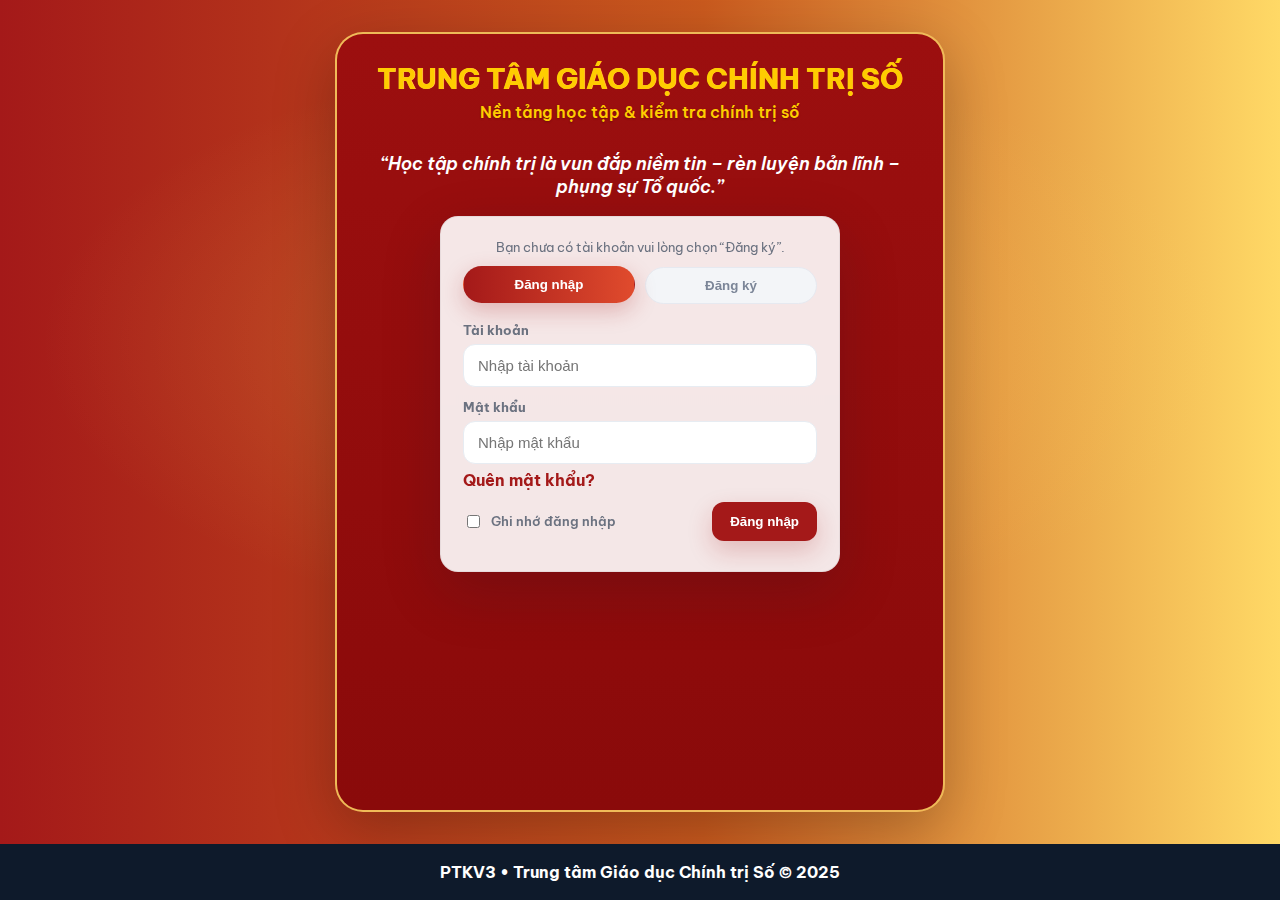
<file: pwa-ctct---V5/kiemtra.html>
<!doctype html>
<html lang="vi">
<head>
<meta charset="utf-8"/>
<meta name="viewport" content="width=device-width,initial-scale=1"/>
<title>PTKV3 • Làm bài kiểm tra</title>
<link rel="stylesheet" href="css/nav.css?v=20251006">
<link href="https://fonts.googleapis.com/css2?family=Inter:wght@400;600;800&display=swap" rel="stylesheet">
<style>
/* ===== NAVBAR (độc lập) ===== */
:root{--gold:#FFD966; --red-a:#7f1d1d; --red-b:#b91c1c; --red-c:#dc2626;
  --topbar-grad: linear-gradient(90deg, var(--red-a) 0%, var(--red-b) 45%, var(--red-c) 100%);}; 
*{box-sizing:border-box}
html,body{height:100%}
body{min-height:100vh; display:flex; flex-direction:column; margin:0;font-family:Inter,system-ui,Segoe UI,Roboto,Arial,sans-serif}
main.page{flex:1 0 auto;}
a{color:inherit;text-decoration:none}

/* Top bar */
.header{position:sticky;top:0;z-index:50; font-weight: 600;  background: var(--topbar-grad); border-bottom: 2px solid #FFD74B;}
.nav{  max-width:1200px; margin:auto;
  height:56px;                         /* đồng bộ chiều cao */
  padding:0px 16px;                       /* giãn cách ngang */
  display:flex; align-items:center; gap:18px;  /* khoảng cách item */
  font-size:16px; line-height:1;        /* cỡ chữ & line-height như trang Học tập */
  font-weight:600;}
.nav a:hover{color:var(--gold); transform:scale(1.06);}
.brand{font-weight:800; letter-spacing:0.2px}
.nav a{ color:#fff; padding:6px 12px; border-radius:12px;}

.nav .is-active{background: rgba(0,0,0,.15);box-shadow:0 4px 12px rgba(0,0,0,.18)}

.m-toggle{margin-left:auto;background:transparent;border:0;color:#fff;font-size:28px;display:none}
/* Drawer mobile */
@media (max-width:1024px){
  .nav a:not(.brand),.has-dropdown{display:none}
  .m-toggle{display:block}
  .drawer{position:fixed;inset:0 auto 0 0;width:86vw;max-width:420px;background:linear-gradient(180deg,#7f1d1d,#b91c1c 55%,#9d1414);color:#fff;transform:translateX(-100%);transition:.25s;z-index:60;box-shadow:4px 0 30px rgba(0,0,0,.25)}
  .drawer.open{transform:translateX(0)}
  .d-head{display:flex;gap:10px;align-items:center;padding:12px 14px;border-bottom:1px solid rgba(255,255,255,.12)}
  .d-menu{padding:8px}
  .d-item{display:block;color:#fff;padding:12px;border-bottom:1px solid rgba(255,255,255,.08)}
  .backdrop{position:fixed;inset:0;background:rgba(0,0,0,.35);backdrop-filter:blur(2px);z-index:55;opacity:0;pointer-events:none;transition:.25s}
  .backdrop.open{opacity:1;pointer-events:auto}
}
/* Ẩn chắc chắn drawer/backdrop trên desktop */
@media (min-width:1025px){ .drawer,.backdrop{display:none !important;transform:none !important} }

/* ===== PAGE BACKGROUND ===== */
.page{
  background:
    linear-gradient(90deg, var(--red-a) 0%, var(--red-b) 45%, var(--red-c) 100%),
    /* hai radial nhẹ để tạo chiều sâu – cùng hướng, không đảo */
    radial-gradient(900px 420px at 12% 15%, rgba(255,255,255,.06) 0%, transparent 70%),
    radial-gradient(900px 420px at 88% 25%, rgba(0,0,0,.12) 0%, transparent 65%);
  min-height:100svh;
  color:#0f172a;
}
body.bg-red{
  background:
    linear-gradient(90deg, var(--red-a) 0%, var(--red-b) 45%, var(--red-c) 100%),
    radial-gradient(900px 420px at 12% 15%, rgba(255,255,255,.06) 0%, transparent 70%),
    radial-gradient(900px 420px at 88% 25%, rgba(0,0,0,.12) 0%, transparent 65%);
}
/* ===== HERO ===== */
.hero{max-width:1200px;margin:0 auto;padding:16px 16px 8px;color:#fff}
.hero h1{margin:6px 0;font-size:clamp(28px,4vw,48px);line-height:1.08;color:#F3C63F;font-weight:800}
.hero p{margin:0;color:#FFE6BF}

/* ===== GRID ===== */
.grid{max-width:1200px;margin:22px auto;padding:0 16px 20px;display:grid;gap:22px;grid-template-columns:1fr}
@media (min-width:768px){.grid{grid-template-columns:1fr 1fr}}
@media (min-width:1100px){.grid{grid-template-columns:1fr 1fr 1fr}}

/* ===== CARD ===== */
.card{
      background:#fffaf0; /* 🌼 Nền sáng ngà kem, nổi trên nền đỏ */
  border:3px solid #FFD74B;
  box-shadow:0 0 12px rgba(255,215,75,.35);
  border-radius:14px;
  padding:18px 18px 14px;
  height:260px;
  display:flex;
  flex-direction:column;
  justify-content:space-between;
}
.card__title{margin:0;font-size:22px;font-weight:800;color:#1a1d25}
.meta{display:grid;gap:8px;font-size:15px;color:#1f2937}
.row{display:flex;align-items:center;gap:10px}
.icon{width:18px;height:18px;display:inline-block}
/* Badge trạng thái 1 dòng: chữ vàng, nền đỏ */
.status-badge{
  display:inline-block; white-space:nowrap;
  margin-left:8px; padding:2px 10px; border-radius:999px;
  font-weight:600; font-size:12px;
  background:#C62828;           /* nền đỏ */
  color:#FFD966;                 /* chữ vàng */
  border:1px solid #FFD74B;     /* viền vàng nhạt */
  box-shadow:0 0 6px rgba(255,215,75,.35);
}

/* Buttons – đồng bộ, ring mảnh, căn giữa & thẳng hàng */
.actions{margin-top:16px;display:flex;justify-content:center;}
.btn{
  min-width: 180px;     /* đồng đều kích thước */
  padding: 8px 14px;    /* giảm chiều cao */
  font-size: 14px; font-size: 16px;
  font-weight: 700;
  border-radius: 8px;
  text-transform: uppercase;
  border: 2px solid #FFD74B;  /* viền vàng */
  background: #C62828;        /* đỏ sáng */
  color: #fff;
  box-shadow: 0 0 6px rgba(255,215,75,.4);
  transition: all .2s ease;
}
.btn:active{transform:translateY(1px)}
.btn-primary, .btn-ghost{
  background:#C62828;              /* đỏ sáng hơn */
  color:#fff;
  border:2px solid #FFD74B;        /* viền vàng */
  box-shadow:0 0 8px rgba(255,215,75,.5); /* ánh sáng vàng quanh nút */
}
.btn-primary:hover, .btn-ghost:hover{
  filter:brightness(1.1);
}

/* Footer */
.footer{color:#FFE6A6;text-align:center;padding:14px 16px 18px;border-top:1px solid rgba(255,255,255,.12)}
/* === FIX MOBILE: thu gọn khoảng trống giữa HERO và GRID === */
@media (max-width: 768px){
  /* Chặn mọi min-height/padding vô tình từ stylesheet khác */
  .hero{
    min-height: unset !important;
    padding-top: 12px !important;
    padding-bottom: 4px !important;  /* bớt đáy */
    margin-bottom: 0 !important;
  }
  .hero h1{ margin: 4px 0 6px !important; font-size: 26px; line-height: 1.15; }
  .hero p { margin: 0 !important; }

  /* Ép phần lưới dính sát hero hơn */
  .hero + .grid{
    margin-top: 8px !important;      /* trước là 22px -> 8px */
    padding-top: 0 !important;
  }

  /* Tránh “đội khoảng” do collapse margin trong grid */
  .grid{ display:block; }

  /* Card gọn chiều cao để hiện sớm hơn trong viewport */
  .card{
    height: auto;                     /* bỏ fixed 260px trên mobile */
    padding: 14px 14px 12px;
  }
  .card .actions{ margin-top: 12px; }
  .btn{ min-width: 160px; padding: 8px 12px; font-size: 14px; }
}
/* === MOBILE: thêm khoảng cách giữa các ô kỳ thi === */
@media (max-width: 768px){
  .grid{
    display: grid !important;      /* trả lại grid để dùng gap */
    grid-template-columns: 1fr;    /* 1 cột */
    row-gap: 16px;                 /* khoảng cách dọc giữa các card */
    column-gap: 0;
    margin-top: 10px !important;
  }
  .card{
    height: auto;
    padding: 14px 14px 12px;
    margin: 0;                     /* bỏ mọi margin chen ngang */
  }
}
</style>
</head>
<body>
<script>
(function(){
  try{
    const t = localStorage.getItem('ctct_token') || sessionStorage.getItem('ctct_token');
    if(!t || t === 'null' || t === 'undefined'){
      const back = encodeURIComponent(location.href);
      location.replace(`login.html?redirect=${back}`);
    }
  }catch(e){}
})();
</script>

<!-- ===== NAVBAR ===== -->
<header class="header">
  <nav class="nav">
    <a class="brand">BAN CHỈ HUY PTKV3</a>
    <a href="index.html">Trang chủ</a>
    <a href="tintuc24.html">Tin tức</a>
    <a href="Hoctap.html">Học tập</a>
    <a href="#" aria-current="page" style="background:rgba(31, 28, 28, 0.18)">Kiểm tra</a>
    <div class="sp"></div>
    <button id="hamburger" class="m-toggle" aria-label="Mở menu">☰</button>
  </nav>

  <!-- Drawer mobile -->
  <div id="drawer" class="drawer" aria-hidden="true">
    <div class="d-head">
      <strong>BỘ CHQS TỈNH BẮC NINH</strong>
      <button id="close" style="margin-left:auto;background:0 0;border:0;color:#fff;font-size:26px">✕</button>
    </div>
    <nav class="d-menu">
      <a class="d-item" href="index.html">Trang chủ</a>
      <a class="d-item" href="tintuc24.html">Tin tức</a>
      <a class="d-item" href="Hoctap.html">Học tập</a>
      <a class="d-item" href="kiemtra.html" aria-current="page" style="background:rgba(255,255,255,.16);border-left:3px solid var(--gold);font-weight:800">Làm bài kiểm tra</a>
      </nav>
  </div>
  <div id="backdrop" class="backdrop"></div>
</header>

<!-- ===== PAGE ===== -->
<main class="page">
  <section class="hero">
    <h1>KIỂM TRA & THI</h1>
    <p>Đánh giá nhận thức – Kiểm tra kết quả huấn luyện</p>
  </section>

    <section class="grid" id="exam-grid">
    <!-- Fallback khi đang tải -->
    <article class="card" id="loading-card">
      <header class="row" style="align-items:flex-start">
        <h2 class="card__title">Đang tải danh sách kỳ thi…</h2>
      </header>
      <div class="meta loading">Vui lòng đợi trong giây lát.</div>
      <div class="actions"><button class="btn btn-primary" disabled>ĐANG TẢI</button></div>
    </article>
  </section>

  <footer class="footer">© PTKV3 – Trung tâm Giáo dục Chính trị Số</footer>
</main>

<!-- ====== PTKV3 CORE (startExam) ====== -->
<script>
window.PTKV3_CFG = {
  RESULT_PAGE: "ketqua.html",
  EXAM_PAGE:   "lambai.html",
  SUBMIT_URL:  "",
  USE_QUEUE:   true
};
(function(){
  const KEYS = { CURRENT:"ptkv3:exam:current" };
  function save(k,v){ try{ sessionStorage.setItem(k, JSON.stringify(v)); }catch(e){} }
  window.PTKV3 = window.PTKV3 || {};
  window.PTKV3.startExam = function(meta){
    const cfg = {
      mode: meta.mode || "exam",
      bankId: meta.bankId || "UNKNOWN",
      title: meta.title || "",
      total: Number(meta.total || 0),
      durationSec: Number(meta.durationSec || 0) || null,
      startedAt: Date.now(),
      user: meta.user || null
    };
    save(KEYS.CURRENT, cfg);
    const p = new URLSearchParams({ bank: cfg.bankId, mode: cfg.mode });
    location.href = window.PTKV3_CFG.EXAM_PAGE + "?" + p.toString();
  };
})();
</script>

<!-- ====== Render động từ Apps Script: listBanks ====== -->
<script>
const API = 'https://script.google.com/macros/s/AKfycbwz_GrhBEAgV8ElzNtd-BUTHyW6NNG5ngygs3z_CPc4exkhsoZjGtcx6-t0s_W_6UyOvg/exec'; // TODO: thay DEPLOYMENT_ID
const grid = document.getElementById('exam-grid');

// Thay vì new Date(), dùng chuỗi local từ API (đã format sẵn)
function fmtLocal(s){ return s && String(s).trim() ? s : '—'; }

function attachStartHandlers(scope){
  scope.querySelectorAll('button[data-bank]').forEach(btn=>{
    btn.addEventListener('click', ()=>{
      if(btn.disabled) return;
      PTKV3.startExam({
        bankId: btn.dataset.bank,
        title: btn.dataset.title,
        total: Number(btn.dataset.total||0),
        durationSec: Number(btn.dataset.duration||0) || null,
        mode: btn.dataset.mode || 'exam'
      });
    });
  });
}

function escapeHTML(s){return String(s||'').replace(/[&<>"']/g,c=>({ '&':'&amp;','<':'&lt;','>':'&gt;','"':'&quot;',"'":"&#39;" }[c]));}
function mmss(sec){ sec=Number(sec||0); const m=Math.floor(sec/60), s=sec%60; return `${String(m).padStart(2,'0')}:${String(s).padStart(2,'0')}`; }

/* Gán handler cho nút bắt đầu */
function attachStartHandlers(scope){
  scope.querySelectorAll('button[data-bank]').forEach(btn=>{
    btn.addEventListener('click', ()=>{
      if(btn.classList.contains('is-disabled')) return;
      PTKV3.startExam({
        bankId: btn.dataset.bank,
        title: btn.dataset.title,
        total: Number(btn.dataset.total||0),
        durationSec: Number(btn.dataset.duration||0) || null,
        mode: btn.dataset.mode || 'exam'
      });
    });
  });
}

/* Render danh sách banks – DÙNG startAtLocal/endAtLocal và questionCount */
function renderBanks(banks){
  grid.innerHTML = '';
  if(!banks.length){
    const card = document.createElement('article');
    card.className = 'card';
    card.innerHTML = `
      <header class="row" style="align-items:flex-start">
        <h2 class="card__title">Chưa có kỳ kiểm tra</h2>
      </header>
      <div class="meta">Kiểm tra bảng <strong>Banks</strong> trong Google Sheet hoặc thời gian mở kỳ thi.</div>
      <div class="actions"><button class="btn" disabled>—</button></div>`;
    grid.appendChild(card);
    return;
  }

  banks.forEach(b=>{
    const total = b.totalOverride || b.questionCount || '—';
    const status = b.status || 'open';

    const badge = (b.status==='open')
    ? ''
    : `<span class="status-badge">${b.status==='upcoming'?'SẮP MỞ':'ĐÃ KẾT THÚC'}</span>`;


    const btnDisabled = status!=='open';

    const card = document.createElement('article');
    card.className = 'card';
    card.innerHTML = `
      <header class="row" style="align-items:flex-start">
        <h2 class="card__title">${escapeHTML(b.title)}</h2>${badge}
      </header>
      <div class="meta">
        <div class="row"><span class="icon">📅</span><span>Bắt đầu: ${fmtLocal(b.startAtLocal)}</span></div>
        <div class="row"><span class="icon">⏰</span><span>Kết thúc: ${fmtLocal(b.endAtLocal)}</span></div>
        <div class="row"><span class="icon">📝</span><span>${(b.totalOverride||b.questionCount||'—')} câu hỏi</span></div>
      </div>
      <div class="actions">
        <button class="btn ${btnDisabled?'is-disabled':''}"
          ${btnDisabled?'disabled':''}
          data-bank="${b.bankId}"
          data-title="${escapeHTML(b.title)}"
          data-total="${total || 0}"
          data-duration="${b.durationSec||''}"
          data-mode="${b.mode||'exam'}">
          ${b.mode==='mock'?'BẮT ĐẦU THI':'BẮT ĐẦU KIỂM TRA'}
        </button>
      </div>`;
    grid.appendChild(card);
  });

  attachStartHandlers(grid);
}

/* Load banks + thông báo lỗi “chuyên nghiệp” */
async function loadBanks(){
  try{
    const res = await fetch(`${API}?action=listBanks`, {cache:'no-store'});
    const data = await res.json();
    if(!data.ok || !Array.isArray(data.banks)) throw new Error(data.error || 'listBanks failed');
    renderBanks(data.banks);
  }catch(e){
    console.error(e);
    const loading = document.getElementById('loading-card'); if(loading) loading.remove();
    const card = document.createElement('article');
    card.className = 'card';
    card.innerHTML = `
      <header class="row" style="align-items:flex-start">
        <h2 class="card__title">Không thể tải dữ liệu</h2>
      </header>
      <div class="meta">
        <div class="row"><span class="icon">ℹ️</span>
          <span>Máy chủ chưa phản hồi. Vui lòng kiểm tra quyền Web App hoặc thử tải lại sau ít phút.</span>
        </div>
      </div>
      <div class="actions"><a class="btn" href="kiemtra.html">TẢI LẠI</a></div>`;
    grid.appendChild(card);
  }
}
loadBanks();

/* Drawer mobile nhỏ gọn (giữ nguyên hành vi) */
const d=document,drawer=d.getElementById('drawer'),bd=d.getElementById('backdrop');
d.getElementById('hamburger')?.addEventListener('click',()=>{drawer.classList.add('open');bd.classList.add('open')});
d.getElementById('close')?.addEventListener('click',()=>{drawer.classList.remove('open');bd.classList.remove('open')});
bd?.addEventListener('click',()=>{drawer.classList.remove('open');bd.classList.remove('open')});
</script>
<script>
function escapeHTML(s){return String(s||'').replace(/[&<>"']/g,c=>({ '&':'&amp;','<':'&lt;','>':'&gt;','"':'&quot;',"'":"&#39;" }[c]));}
</script>
</body>
</html>
</file>
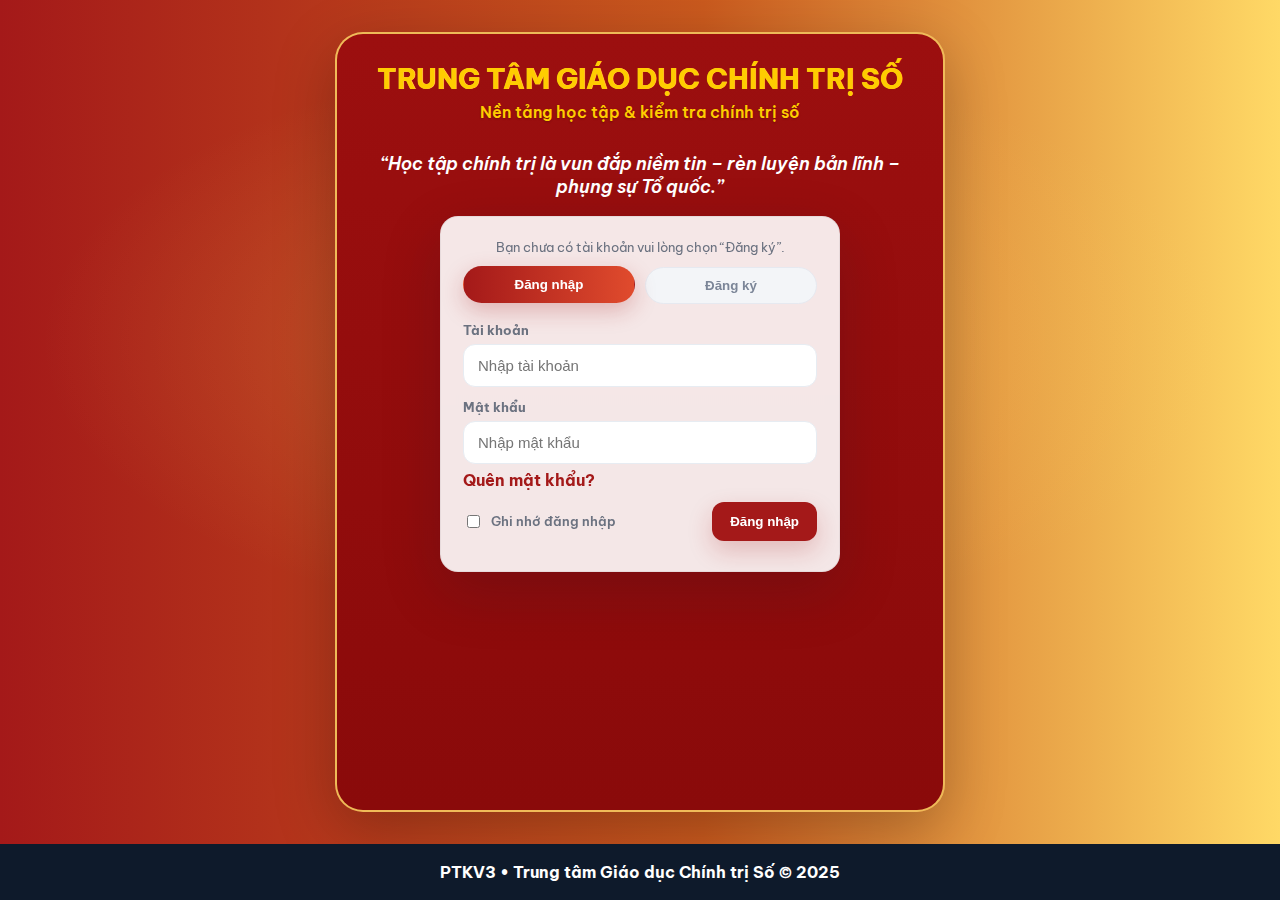
<file: pwa-ctct---V5/lambai.html>
<!doctype html>
<html lang="vi">
<head>
<meta charset="utf-8"/>
<meta name="viewport" content="width=device-width,initial-scale=1"/>
<title>PTKV3 • Làm bài thi</title>
<style>
:root{
  --ptk-red:#A41919; --ptk-red-2:#8B1616; --ptk-red-3:#7F1212;
  --ptk-gold:#FFD966; --ptk-gold-soft:#FFE8B3; --ptk-cream:#FFF5E1;
  --ink:#0f172a; --radius:16px;
  --shadow:0 14px 34px rgba(0,0,0,.10), 0 3px 10px rgba(0,0,0,.06);
}
html,body{height:100%}
*{box-sizing:border-box}
body{
  margin:0; display:flex; flex-direction:column; min-height:100vh;
  font-family:"Be Vietnam Pro",system-ui,-apple-system,Segoe UI,Roboto,Arial,sans-serif;
  color:var(--ink);
  background: radial-gradient(160% 120% at 10% -10%, #C8331E 0%, #A41919 40%, #7F1212 100%);
}

/* HEADER */
.header{position:sticky; top:0; z-index:50; color:#fff; font-size: 20px;
  background:linear-gradient(90deg,var(--ptk-red) 0%, #C8331E 45%, #E46A2A 85%);
  box-shadow:0 2px 10px rgba(0,0,0,.18);
}
.header::after{content:"";display:block;height:2px;background:var(--ptk-gold)}
.header__inner{max-width:1280px;margin:0 auto;padding:12px 24px;display:grid;grid-template-columns:1fr auto;align-items:center}
.brand{display:flex;align-items:center;gap:10px;font-weight:700}
.brand__logo{width:30px;height:30px;border-radius:8px;background:var(--ptk-gold);color:var(--ptk-red);display:grid;place-items:center;font-weight:700}
.header__right{justify-self:end;display:flex;align-items:center;gap:10px}
.clock{
  width:40px; height:40px; border-radius:999px;
  background:var(--ptk-gold);             /* nền vàng */
  display:grid; place-items:center;
  border:2px solid #fff8;
  box-shadow:inset 0 0 0 2px rgba(0,0,0,.05), 0 3px 6px rgba(0,0,0,.18);
}
.clock svg{ width:26px; height:26px; }

.timer{background:var(--ptk-gold);color:#7F1212;font-weight:700;padding:6px 12px;border-radius:999px;border:1px solid #fff5;box-shadow:0 4px 10px rgba(0,0,0,.12)}
/* Kim đồng hồ quay thật */
.clock svg .hand { transform-origin: 12px 12px; }
@keyframes spinMinute { from{ transform: rotate(0deg); } to{ transform: rotate(360deg); } }
@keyframes spinSecond { from{ transform: rotate(0deg); } to{ transform: rotate(360deg); } }

/* 1 vòng/phút cho kim giây, 1 vòng/giờ cho kim phút */
#clkSec { animation: spinSecond 60s linear infinite; }
#clkMin { animation: spinMinute 3600s linear infinite; }

/* Tôn trọng người dùng giảm chuyển động (không bắt buộc) */
@media (prefers-reduced-motion: reduce){
  #clkSec, #clkMin { animation: none; }
}

/* TITLE RIBBON */
.title-ribbon{
  margin-top:16px;width:100%;height:60px;display:flex;align-items:center;justify-content:center;
  background:linear-gradient(180deg,#9F1B16 0%,#7F1212 100%);color:var(--ptk-gold);
  font-weight:700;letter-spacing:.5px;font-size:22px;
  box-shadow:inset 0 -2px 0 rgba(0,0,0,.15),0 6px 16px rgba(0,0,0,.18)
}

/* MAIN */
main{flex:1 0 auto}
.container{max-width:1280px;margin:20px auto 0;padding:0 24px}
.grid{display:grid;grid-template-columns:minmax(0,1fr) 340px;gap:24px;align-items:start}
.right-col{display:flex;flex-direction:column;gap:16px}

/* CARD CÂU HỎI */
.card{background:var(--ptk-cream);border-radius:var(--radius);box-shadow:var(--shadow);border:1px solid #f1d8a5}
.card__body{padding:24px 24px 8px}
.q-num{font-size:22px;font-weight:700;margin-bottom:8px}
.q-text{font-size:18px;font-weight:700;margin-bottom:10px}
.options{display:grid;gap:12px;margin:12px 0 2px}
.opt{display:grid;grid-template-columns:44px 1fr;align-items:center;gap:14px;background:#fff;border:2px solid #f1d8a5;border-radius:12px;min-height:54px;padding:5px 14px;position:relative;cursor:pointer;transition:.15s}
.opt:hover{border-color:#e6c981;box-shadow:0 6px 16px rgba(0,0,0,.06)}
.opt__letter{width:32px;height:32px;border-radius:10px;display:grid;place-items:center;font-weight:700;color:#7F1212;background:#FFF1C7;border:1px solid #f1d8a5}
.opt input{position:absolute;inset:0;opacity:0;cursor:pointer}
.opt__text{font-weight:600;color:#243043}
.opt.is-selected{background:#FDEFC8;border-color:#e6c981}
.card__actions{display:flex;justify-content:space-between;gap:10px;padding:16px 24px 22px;border-top:none}
.btn{display:inline-flex;align-items:center;justify-content:center;gap:8px;padding:12px 16px;border-radius:10px; font-size: 16px; border:2px solid transparent;cursor:pointer;font-weight:700;letter-spacing:.2px}
.btn--outline{background:#fff;border-color:#A41919;color:#A41919}
.btn--primary{background:#A41919;color:#fff}

/* PANEL phải */
.panel{background:var(--ptk-gold-soft);border:2px solid #efcf76;border-radius:var(--radius);box-shadow:0 12px 28px rgba(255,217,102,.25);padding:18px 16px 20px}
.panel h3{margin:0 0 12px;font-size:16px;font-weight:900;text-align:center;color:#7F1212}
.grid-nums{display:grid;grid-template-columns:repeat(6,1fr);gap:8px}
.num{height:40px;border-radius:10px;display:grid;place-items:center;font-weight:800;background:#fffdf5;border:2px solid #f0d38a;color:#4b5563;cursor:pointer;transition:.15s}
.num:hover{transform:translateY(-1px);box-shadow:0 6px 12px rgba(0,0,0,.08)}
.num.current{background:#D9480F;color:#fff;border-color:#bf3f0e}
.num.answered{background:#A41919;color:#fff;border-color:#8B1616}

/* NỘP BÀI */
.submit-btn{
  min-width:150px;height:50px;padding:0 28px;border-radius:999px; font-size: 20px;
  background:linear-gradient(180deg,#E35A2A 0%,#C9311C 50%,#A41919 100%);
  color:#fff;font-weight:700;letter-spacing:.2px;border:1px solid #FFD966;
  box-shadow:0 18px 36px rgba(0,0,0,.25),inset 0 0 0 2px #ffffff22;cursor:pointer;
}
.submit-wrap{display:flex;justify-content:center;}

/* FOOTER */
.footer{ background:var(--ptk-red-3); color:#fff; margin-top:28px }
.footer__inner{ max-width:1280px; margin:0 auto; padding:18px 24px; display:flex; align-items:center; justify-content:space-between; gap:12px; }
.footer__links{ display:flex; align-items:center; gap:20px; position:relative }
.footer__links a,
.footer__links .sub-trigger{ color:#fff; text-decoration:none; opacity:.92; font-weight:600; display:inline-flex; align-items:center; gap:6px; background:transparent; border:0; padding:6px 8px; cursor:pointer; transition:color .15s ease, opacity .15s ease, transform .15s ease; }
.footer__links a:hover,
.footer__links .sub-trigger:hover{ color:var(--ptk-gold); text-decoration:underline; opacity:1; }
.has-sub{ position:relative }
.sub-trigger svg{ transform:translateY(1px); opacity:.9 }
.submenu{ position:absolute; bottom: calc(100% + 8px); right:0; z-index:10; display:none; min-width:220px; padding:10px; background:rgba(255,255,255,.08); border:1px solid rgba(255,255,255,.25); box-shadow:0 12px 28px rgba(0,0,0,.25); backdrop-filter: blur(4px); border-radius:12px; }
.submenu a{ display:block; padding:10px 12px; border-radius:8px; color:#fff; text-decoration:none; opacity:.95; transition:background .15s,color .15s; }
.submenu a:hover{ background:rgba(255,217,102,.15); color:var(--ptk-gold) }
.has-sub:hover .submenu{ display:block }
.has-sub.open .submenu{ display:block }

/* Responsive */
@media (max-width: 640px){
  .footer__links{ gap:12px; flex-wrap:wrap }
  .submenu{ right:auto; left:0 }
}
@media (max-width:1024px){.grid{grid-template-columns:1fr}}
/* Mobile: số câu dạng vuông */
@media (max-width: 640px){
  .grid-nums{ grid-template-columns: repeat(8, 1fr); gap: 10px; }
  .num{ aspect-ratio:1/1; min-height:44px; border-radius:8px; padding:0; height:auto; }
}
</style>
</head>
<body>

<header class="header">
  <div class="header__inner">
    <div class="brand">BAN CHỈ HUY PTKV3</div>
    <div class="header__right">
     <div class="clock" aria-hidden="true">
    <svg viewBox="0 0 24 24" width="26" height="26" fill="none" aria-hidden="true">
    <!-- Mặt đồng hồ -->
    <circle cx="12" cy="12" r="10" fill="#fff" stroke="#000" stroke-width="1"/>
    <!-- Vạch 12 hướng (nhẹ) -->
    <g stroke="#000" stroke-width="0.8" opacity="0.25">
      <line x1="12" y1="2.5" x2="12" y2="4.2"/>
      <line x1="12" y1="19.8" x2="12" y2="21.5"/>
      <line x1="2.5" y1="12" x2="4.2" y2="12"/>
      <line x1="19.8" y1="12" x2="21.5" y2="12"/>
      <line x1="5.1" y1="5.1" x2="6.3" y2="6.3"/>
      <line x1="17.7" y1="17.7" x2="18.9" y2="18.9"/>
      <line x1="5.1" y1="18.9" x2="6.3" y2="17.7"/>
      <line x1="17.7" y1="6.3" x2="18.9" y2="5.1"/>
    </g>
    <!-- Kim phút (quay chậm) -->
    <line id="clkMin" class="hand" x1="12" y1="12" x2="12" y2="5.4" stroke="#000" stroke-width="1.8" stroke-linecap="round"/>
    <!-- Kim giây (quay đều) -->
    <line id="clkSec" class="hand" x1="12" y1="12" x2="12" y2="3.6" stroke="#000" stroke-width="1.2" stroke-linecap="round"/>
    <!-- Tâm -->
    <circle cx="12" cy="12" r="1.4" fill="#000"/>
  </svg>
</div>

      <div class="timer" id="timerText">30:00</div>
    </div>
  </div>
</header>

<div class="title-ribbon" id="examTitle">KỲ KIỂM TRA</div>
<script>
(function(){
  try{
    const data = JSON.parse(sessionStorage.getItem('ptkv3:exam:current') || '{}');
    if(data && data.title){
      const el = document.getElementById('examTitle');
      el.textContent = data.title.toUpperCase(); // luôn in hoa đậm
    }
  }catch(e){ console.warn('Không đọc được tiêu đề kỳ thi', e); }
})();
</script>

<main>
  <div class="container">
    <div class="grid">

      <!-- CỘT TRÁI: CÂU HỎI -->
      <section class="card">
        <div class="card__body">
          <div class="q-num" id="qNum">Câu 1</div>
          <div class="q-text" id="qText">Đang tải câu hỏi…</div>
          <form class="options" id="opts"></form>
        </div>
        <div class="card__actions">
          <button type="button" class="btn btn--outline" id="btnPrev">Câu trước</button>
          <button type="button" class="btn btn--primary" id="btnNext">Câu tiếp theo</button>
        </div>
      </section>

      <!-- CỘT PHẢI: PANEL + NỘP BÀI -->
      <div class="right-col">
        <aside class="panel">
          <h3>Danh sách câu hỏi</h3>
          <div class="grid-nums" id="gridNums"></div>
        </aside>
        <div class="submit-wrap">
          <button class="submit-btn" id="btnSubmit" type="button">NỘP BÀI</button>
        </div>
      </div>

    </div>
  </div>
</main>

<footer class="footer">
  <div class="footer__inner">
    <div>© PTKV3 – Trung tâm Giáo dục Chính trị Số</div>

    <nav class="footer__links" aria-label="Liên kết chân trang">
      <a href="index.html">Trang chủ</a>
      <a href="tintuc24.html">Tin tức</a>
      <a href="Hoctap.html">Học tập</a>
      <a href="exam.html">Kiểm tra</a>
      <div class="has-sub">
        <button class="sub-trigger" aria-haspopup="true" aria-expanded="false">
          Kết quả
          <svg viewBox="0 0 16 16" width="14" height="14" aria-hidden="true">
            <path d="M4 6l4 4 4-4" fill="none" stroke="currentColor" stroke-width="2" stroke-linecap="round"/>
          </svg>
        </button>
        <div class="submenu" role="menu">
          <a role="menuitem" href="my-results.html">Kết quả của tôi</a>
          <a role="menuitem" href="leaderboard.html">Bảng xếp hạng</a>
        </div>
      </div>
    </nav>
  </div>
</footer>

<!-- ================== LOGIC ĐỒNG BỘ KIẾN TRÚC ================== -->
<script>
/* ===== CONFIG ===== */
const API_BASE = 'https://script.google.com/macros/s/AKfycbwz_GrhBEAgV8ElzNtd-BUTHyW6NNG5ngygs3z_CPc4exkhsoZjGtcx6-t0s_W_6UyOvg/exec';
const RESULT_PAGE = 'ketqua.html';

/* ===== SESSION / PARAMS ===== */
const CURRENT = (()=>{try{const s=sessionStorage.getItem('ptkv3:exam:current');return s?JSON.parse(s):{};}catch(e){return {};}})();
const qs = new URLSearchParams(location.search);
const BANK = CURRENT.bankId || qs.get('bank') || '';
const MODE = (CURRENT.mode || qs.get('mode') || 'exam');

/* ===== DOM ===== */
const $ = (s, r=document)=>r.querySelector(s);
const qNum=$('#qNum'),qText=$('#qText'),opts=$('#opts'),gridNums=$('#gridNums');
const btnPrev=$('#btnPrev'),btnNext=$('#btnNext'),btnSubmit=$('#btnSubmit'),timerText=$('#timerText'),titleEl=$('#examTitle');

/** State */
let QUESTIONS=[];     // [{id,text,opts[],correct,topic, no?}]
let TOTAL=0;
let idx=0;
let answers=new Map(); // key: q.id -> {no,qid,qtext,chosen,chosenText,correctIndex,correctText,ok}
let durationSec=30*60;
let remaining=durationSec;
let timer=null;

/** Helpers */
const letters=['A','B','C','D'];
const pad2=n=>String(n).padStart(2,'0');
const fmtTime=sec=>`${pad2(Math.floor(sec/60))}:${pad2(sec%60)}`;

/** Render câu */
function renderQuestion(){
  const q = QUESTIONS[idx];
  qNum.textContent = `Câu ${q.no ?? (idx+1)}`;
  qText.textContent = q.text || '';

  const saved = answers.get(q.id);
  opts.innerHTML='';
  (q.opts||q.options||[]).forEach((t,i)=>{
    const row = document.createElement('label'); row.className='opt';
    const checked = saved ? saved.chosen===i : false;
    if(checked) row.classList.add('is-selected');
    row.innerHTML = `
      <span class="opt__letter">${letters[i]||String(i+1)}</span>
      <span class="opt__text">${t??''}</span>
      <input type="radio" name="q${q.id}" ${checked?'checked':''}/>
    `;
    row.querySelector('input').addEventListener('change', ()=>{
      // LƯU ĐỐI TƯỢNG ĐẦY ĐỦ (có text) – bảo đảm Results_DET có dữ liệu thật
      answers.set(q.id, {
        no: (q.no ?? (idx+1)),
        qid: q.id,
        qtext: q.text || '',
        chosen: i,
        chosenText: (q.opts && q.opts[i]) ? q.opts[i] : '',
        correctIndex: Number(q.correct),
        correctText: (q.opts && q.opts[Number(q.correct)]) ? q.opts[Number(q.correct)] : '',
        ok: i === Number(q.correct)
      });
      row.classList.add('is-selected');
      opts.querySelectorAll('.opt').forEach(el=>{ if(el!==row) el.classList.remove('is-selected'); });
      syncGrid();
    });
    opts.appendChild(row);
  });

  btnPrev.disabled = idx===0;
  btnNext.disabled = idx===TOTAL-1;
  syncGrid();
}
/** Lưới số */
function renderGrid(){
  gridNums.innerHTML='';
  for(let i=0;i<TOTAL;i++){
    const b=document.createElement('button');
    b.type='button'; b.className='num';
    b.textContent = String(QUESTIONS[i]?.no || (i+1));
    b.addEventListener('click',()=>{ idx=i; renderQuestion(); });
    gridNums.appendChild(b);
  }
  syncGrid();
}
function syncGrid(){
  [...gridNums.children].forEach((el,i)=>{
    const qid = QUESTIONS[i]?.id;
    el.classList.toggle('current', i===idx);
    el.classList.toggle('answered', !!answers.get(qid));
  });
}

/** Timer */
function startTimer(){
  clearInterval(timer);
  remaining=durationSec; timerText.textContent=fmtTime(remaining);
  timer=setInterval(()=>{
    remaining=Math.max(0,remaining-1);
    timerText.textContent=fmtTime(remaining);
    if(remaining===0){ clearInterval(timer); safeSubmit(true); }
  },1000);
}

/** Submit an toàn (ghi GAS + chuyển trang) */
async function safeSubmit(auto=false){
  // dựng chi tiết có TEXT đầy đủ
  const detail = QUESTIONS.map((q,i)=>{
    const a = answers.get(q.id) || {};
    const chosen = (typeof a.chosen==='number') ? a.chosen : -1;
    return {
      no: (q.no ?? (i+1)),
      qid: Number(q.id),
      qtext: q.text || '',
      chosen,
      chosenText: chosen>=0 ? (q.opts?.[chosen]||'') : '',
      correctIndex: Number(q.correct),
      correctText: q.opts?.[Number(q.correct)] || '',
      ok: chosen === Number(q.correct)
    };
  });

  const correct  = detail.filter(x=>x.ok===true).length;
  const answered = detail.filter(x=>x.chosen>=0).length;
  const skip     = detail.length - answered;
  const wrong    = detail.length - correct - skip;
  const spent    = Math.max(0, durationSec - remaining);

  // payload gửi dạng form-url-encoded để tránh preflight
  const form = new URLSearchParams();
  form.set('action',   'submit');
  form.set('bankId',   BANK);
  form.set('total',    String(detail.length));
  form.set('correct',  String(correct));
  form.set('wrong',    String(wrong));
  form.set('skip',     String(skip));
  form.set('spentSec', String(spent));
  form.set('userAgent', navigator.userAgent);
  form.set('device', /Mobi|Android/i.test(navigator.userAgent)?'mobile':'desktop');

  // nếu đã login qua AUTH và có info trong localStorage
  try{
    const u = JSON.parse(localStorage.getItem('ptkv3_user')||'{}');
    if(u.id)       form.set('userId',   u.id);
    if(u.username) form.set('username', u.username);
    if(u.name)     form.set('userName', u.name);
    if(u.unit)     form.set('userUnit', u.unit);
  }catch(_){}

  form.set('answers', JSON.stringify(detail));
  form.set('extra',   JSON.stringify({ mode: MODE, title: (CURRENT.title||'') }));

  try{
    const res  = await fetch(API_BASE, {
      method:'POST',
      headers:{ 'Content-Type':'application/x-www-form-urlencoded;charset=UTF-8' },
      body: form.toString(),
      cache:'no-store'
    });

    // Trường hợp web-app trả HTML (do quyền), parse JSON an toàn
    let dataText = await res.text();
    let data; try { data = JSON.parse(dataText) } catch { data = { ok:false, error:'Response is not JSON' } }

    if(!data.ok){
      alert('Không thể ghi kết quả về hệ thống. ' + (data.error || ''));
    }
  }catch(err){
    alert('Không thể ghi kết quả về hệ thống. Vui lòng thử lại.');
  }

  // chuyển trang kết quả để không kẹt UX
  const q = new URLSearchParams({ correct:String(correct), total:String(detail.length), time:fmtTime(spent), bank:BANK, mode:MODE });
  location.href = `${RESULT_PAGE}?${q.toString()}`;
}
/* ===== LOAD QUESTIONS ===== */
async function loadQuestions(){
  if(!BANK){ alert('Không xác định được mã kỳ thi (bankId).'); location.href='kiemtra.html'; return; }

  const url = `${API_BASE}?action=questions&bank=${encodeURIComponent(BANK)}`;
  try{
    const res  = await fetch(url, {cache:'no-store'});
    const data = await res.json();
    if(!data.ok){ alert(`Không thể tải ngân hàng câu hỏi.\nChi tiết: ${data.error||'unknown'}`); return; }

    QUESTIONS   = data.questions.map((q,i)=>({ ...q, no:(i+1) }));
    TOTAL       = Number(data.total || QUESTIONS.length || 0);
    durationSec = Number(data.durationSec || 30*60);

    idx=0; answers=new Map();
    renderGrid(); renderQuestion(); startTimer();
  }catch(err){
    alert(`Không thể tải ngân hàng câu hỏi.\nChi tiết: ${err?.message||err}`);
  }
}

/** Events */
btnPrev.addEventListener('click',()=>{ if(idx>0){ idx--; renderQuestion(); } });
btnNext.addEventListener('click',()=>{ if(idx<TOTAL-1){ idx++; renderQuestion(); } });
btnSubmit.addEventListener('click',()=>{ if(confirm('Xác nhận nộp bài?')) safeSubmit(false); });

/** Init */
loadQuestions();
</script>

<script>
// Mở/đóng submenu khi bấm vào "Kết quả"
document.querySelectorAll('.has-sub .sub-trigger').forEach(btn=>{
  btn.addEventListener('click',(e)=>{
    e.preventDefault();
    const wrap=btn.closest('.has-sub');
    const expanded=btn.getAttribute('aria-expanded')==='true';
    document.querySelectorAll('.has-sub').forEach(w=>{
      w.classList.remove('open');
      const b=w.querySelector('.sub-trigger');
      if(b)b.setAttribute('aria-expanded','false');
    });
    if(!expanded){
      wrap.classList.add('open');
      btn.setAttribute('aria-expanded','true');
    }
  });
});
document.addEventListener('click',(e)=>{
  const inMenu=e.target.closest('.has-sub');
  if(!inMenu){
    document.querySelectorAll('.has-sub').forEach(w=>{
      w.classList.remove('open');
      const b=w.querySelector('.sub-trigger');
      if(b)b.setAttribute('aria-expanded','false');
    });
  }
});
</script>
</body>
</html>
</file>
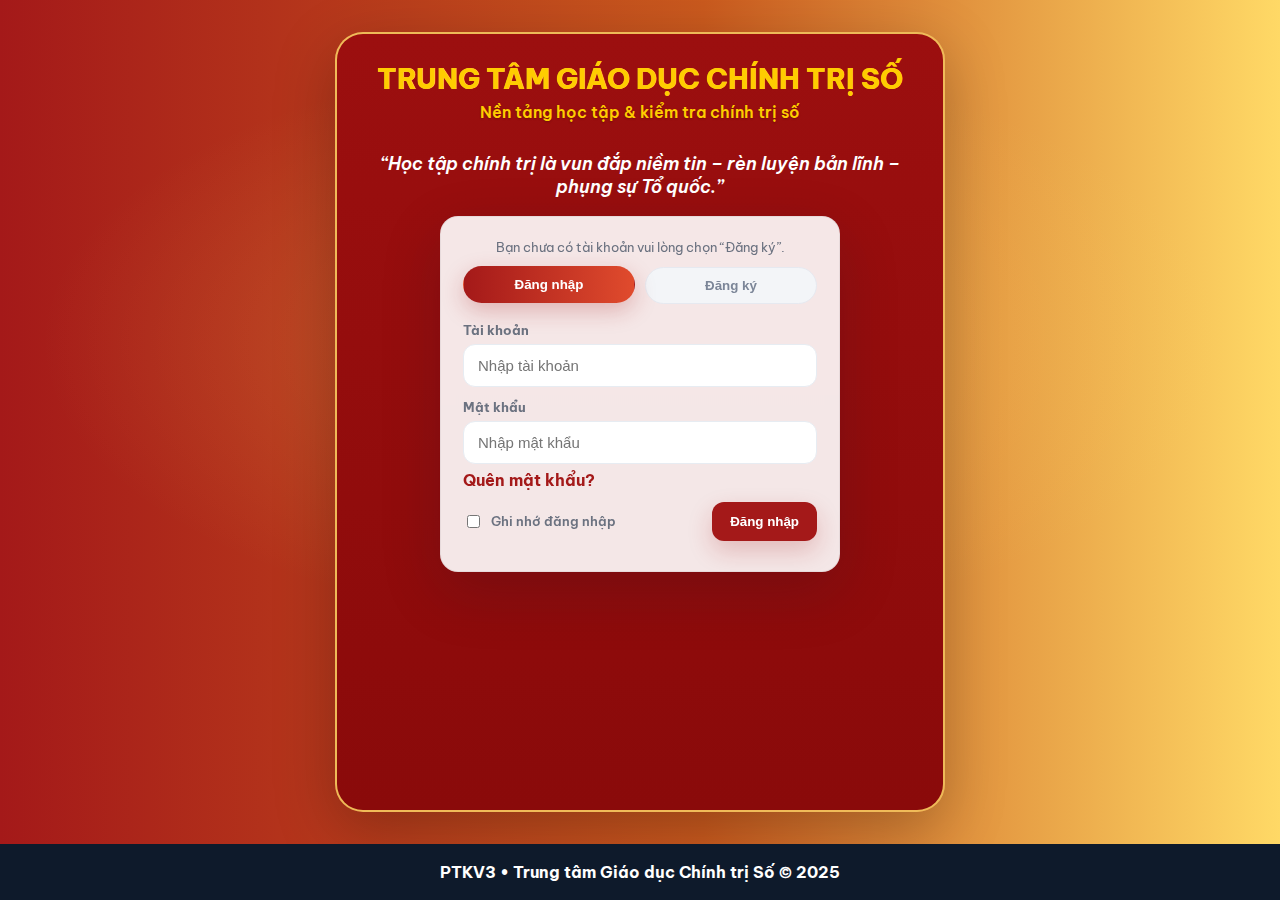
<file: pwa-ctct---V5/leaderboard.html>
<!doctype html>
<html lang="vi">
<head>
  <meta charset="utf-8" />
  <meta name="viewport" content="width=device-width, initial-scale=1" />
  <title>Bảng xếp hạng – CTĐ, CTCT</title>

  <!-- đúng path khi file nằm trong /pages -->
  <link rel="manifest" href="manifest.webmanifest">
  <link rel="stylesheet" href="css/nav.css">
  <!-- chặn chưa đăng nhập + giới hạn quyền xem -->
   <!-- Global styles -->
  <link rel="stylesheet" href="css/style.css">

  <script src="js/auth-guard.js" data-require-role="unit_viewer,admin" defer></script>

  <style>
    :root{
      --brand:#A41919; --brand-600:#8B1616;
      --bg:#f5f6f8; --card:#fff; --text:#111827; --muted:#6b7280; --border:#e5e7eb;
      --gold:#f59e0b; --silver:#94a3b8; --bronze:#b45309; --row:#fff7ed;
    }
    *{box-sizing:border-box}
    html,body{margin:0;background:var(--bg);color:var(--text)}
    .topbar{display:flex;gap:12px;align-items:center;background:var(--brand);color:#fff;padding:14px 16px}
    .topbar a{color:#fff;text-decoration:none}
    .topbar h2{margin:0;font-size:18px;font-weight:800}
    .container{max-width:1120px;margin:16px auto;padding:0 12px}
    .card{background:var(--card);border:1px solid var(--border);border-radius:16px;box-shadow:0 2px 10px rgba(0,0,0,.06);padding:16px}

    .row{display:flex;gap:10px;flex-wrap:wrap;margin-bottom:12px}
    .tabs{display:flex;gap:8px}
    .tab{padding:10px 14px;border-radius:999px;border:1px solid var(--border);background:#fff;font-weight:800;cursor:pointer}
    .tab.active{background:var(--brand);color:#fff;box-shadow:0 6px 12px rgba(164,25,25,.2)}
    .select,.btn{padding:10px 12px;border-radius:12px;border:1px solid var(--border);background:#fff;font-size:14px}
    .btn{background:var(--brand);color:#fff;border:none;font-weight:800;cursor:pointer}
    .btn:hover{background:var(--brand-600)}
    .muted{color:var(--muted)}

    .podium{display:grid;grid-template-columns:repeat(3,1fr);gap:12px;margin-bottom:14px}
    .pod{background:#fff;border:1px solid var(--border);border-radius:14px;padding:12px;text-align:center;display:flex;flex-direction:column;gap:6px;align-items:center;justify-content:center}
    .pod .place{font-size:22px;font-weight:900}
    .pod .unit{font-weight:800}
    .pod .score{font-size:14px;color:var(--muted)}
    .g{color:var(--gold)} .s{color:var(--silver)} .b{color:var(--bronze)}
    @media (max-width:680px){ .podium{grid-template-columns:1fr} }

    table{width:100%;border-collapse:separate;border-spacing:0}
    thead th{text-align:left;padding:12px;border-bottom:1px solid var(--border);font-weight:800}
    tbody td{padding:12px;border-bottom:1px solid var(--border);vertical-align:middle}
    tbody tr.highlight{background:var(--row)}
    .rank-badge{display:inline-flex;align-items:center;gap:6px;font-weight:900;padding:6px 10px;border-radius:999px;border:1px solid var(--border);background:#fff}
    .rank-1{border-color:var(--gold); color:var(--gold)}
    .rank-2{border-color:var(--silver); color:var(--silver)}
    .rank-3{border-color:var(--bronze); color:var(--bronze)}
    .prog{height:10px;background:#f3f4f6;border-radius:999px;overflow:hidden}
    .prog>span{display:block;height:100%;background:var(--brand)}
    .empty{padding:16px;text-align:center;color:var(--muted)}
  </style>

  <script>
    if ('serviceWorker' in navigator) {
      window.addEventListener('load', () => navigator.serviceWorker.register('../sw.js'));
    }
  </script>
</head>
<body>
  <div class="topbar">
    <a href="index.html">← Trang chủ</a>
    <h2>BẢNG XẾP HẠNG</h2>
  </div>

  <main class="container">
    <section class="card">
      <div class="row">
        <div class="tabs" role="tablist" aria-label="Chọn nhóm xếp hạng">
          <button id="tab-unit"   class="tab active" data-group="unit"   role="tab" aria-selected="true">Theo đơn vị</button>
          <button id="tab-person" class="tab"        data-group="person" role="tab" aria-selected="false">Theo cá nhân</button>
        </div>
        <label>
          <span class="sr-only">Khoảng thời gian</span>
          <select id="period" class="select" title="Khoảng thời gian">
            <option value="">Tất cả thời gian</option>
            <option value="7d">7 ngày gần đây</option>
            <option value="this_week">Tuần này</option>
            <option value="last_week">Tuần trước</option>
            <option value="this_month">Tháng này</option>
            <option value="last_month">Tháng trước</option>
          </select>
        </label>
        <button id="apply" class="btn" type="button">Áp dụng</button>
      </div>

      <div id="podium" class="podium" hidden></div>

      <div class="table-wrap">
        <table>
          <thead id="thead"></thead>
          <tbody id="tbody">
            <tr><td colspan="6" class="empty">Đang tải xếp hạng…</td></tr>
          </tbody>
        </table>
      </div>
    </section>
  </main>

  <!-- cấu hình chung -->
  <script src="js/config.js"></script>

  <script>
    const CFG = window.CTCT_CONFIG || {};
    const SHEET_API = CFG.SHEET_API || "";

    let currentGroup = 'unit';
    const sortRank = (a,b)=> (Number(b.avg)-Number(a.avg)) || (Number(b.max)-Number(a.max)) || (Number(b.count)-Number(a.count));
    const rankBadge = (i)=>{
      const n=i+1;
      if (n===1) return `<span class="rank-badge rank-1">🥇 TOP 1</span>`;
      if (n===2) return `<span class="rank-badge rank-2">🥈 TOP 2</span>`;
      if (n===3) return `<span class="rank-badge rank-3">🥉 TOP 3</span>`;
      return `<span class="rank-badge">#${n}</span>`;
    };

    function renderHead(){
      const th = document.getElementById('thead');
      if (currentGroup==='person'){
        th.innerHTML = `
          <tr>
            <th style="width:120px">Xếp hạng</th>
            <th>Họ và tên</th>
            <th style="width:180px">Đơn vị</th>
            <th style="width:110px">SL làm</th>
            <th style="width:320px">Điểm TB (thang 10)</th>
            <th style="width:130px">Điểm cao nhất</th>
          </tr>`;
      }else{
        th.innerHTML = `
          <tr>
            <th style="width:120px">Xếp hạng</th>
            <th>Đơn vị</th>
            <th style="width:110px">SL làm</th>
            <th style="width:320px">Điểm TB (thang 10)</th>
            <th style="width:130px">Điểm cao nhất</th>
          </tr>`;
      }
    }

    function renderPodium(rows){
      const pod=document.getElementById('podium');
      if (!rows.length){ pod.hidden=true; return; }
      const top=rows.slice(0,3);
      pod.innerHTML = top.map((r,i)=>{
        const cls=i===0?'g':i===1?'s':'b', medal=i===0?'🥇':i===1?'🥈':'🥉';
        const title = currentGroup==='person' ? `${r.name} — ${r.unit}` : r.unit;
        return `<div class="pod">
          <div class="place ${cls}">${medal} TOP ${i+1}</div>
          <div class="unit">${title}</div>
          <div class="score">Điểm TB: <b>${r.avg}</b> • Cao nhất: <b>${r.max}</b> • SL: ${r.count}</div>
        </div>`;
      }).join('');
      pod.hidden=false;
    }

    function renderTable(rows){
      const tb=document.getElementById('tbody');
      if (!rows.length){
        tb.innerHTML=`<tr><td colspan="${currentGroup==='person'?6:5}" class="empty">Không có dữ liệu.</td></tr>`;
        return;
      }
      tb.innerHTML = rows.map((r,i)=>{
        const pct=Math.max(0,Math.min(100,(Number(r.avg)/10)*100));
        const hi=i<3?'class="highlight"':'';
        if (currentGroup==='person'){
          return `<tr ${hi}>
            <td>${rankBadge(i)}</td>
            <td><b>${r.name}</b></td>
            <td>${r.unit}</td>
            <td>${r.count}</td>
            <td>
              <div style="display:flex;align-items:center;gap:10px">
                <div class="prog" style="flex:1"><span style="width:${pct}%"></span></div>
                <div><b>${Number(r.avg).toFixed(2)}</b></div>
              </div>
            </td>
            <td>${r.max}</td>
          </tr>`;
        }
        return `<tr ${hi}>
          <td>${rankBadge(i)}</td>
          <td><b>${r.unit}</b></td>
          <td>${r.count}</td>
          <td>
            <div style="display:flex;align-items:center;gap:10px">
              <div class="prog" style="flex:1"><span style="width:${pct}%"></span></div>
              <div><b>${Number(r.avg).toFixed(2)}</b></div>
            </div>
          </td>
          <td>${r.max}</td>
        </tr>`;
      }).join('');
    }

    async function fetchBoard(){
      const tb=document.getElementById('tbody');

      if (!SHEET_API){
        tb.innerHTML = `<tr><td colspan="6" class="empty">Thiếu SHEET_API trong config.js</td></tr>`;
        return;
      }

      const period = document.getElementById('period').value || '';
      const q = new URLSearchParams({ action:'leaderboard', group:currentGroup, period });
      const url = `${SHEET_API}?${q.toString()}`;

      try{
        const res = await fetch(url,{cache:'no-store'});
        const data = await res.json();
        let rows = Array.isArray(data.rows) ? data.rows : [];
        rows = rows.sort(sortRank);
        renderHead();
        renderPodium(rows);
        renderTable(rows);
      }catch(_){
        tb.innerHTML = `<tr><td colspan="6" class="empty">Không tải được dữ liệu.</td></tr>`;
      }
    }

    function setTab(group){
      currentGroup = group;
      document.querySelectorAll('.tab').forEach(t=>{
        const active = t.dataset.group === group;
        t.classList.toggle('active', active);
        t.setAttribute('aria-selected', active?'true':'false');
      });
      fetchBoard();
    }

    document.getElementById('tab-unit').addEventListener('click', ()=>setTab('unit'));
    document.getElementById('tab-person').addEventListener('click', ()=>setTab('person'));
    document.getElementById('apply').addEventListener('click', fetchBoard);

    renderHead();
    fetchBoard();
  </script>
</body>
</html>
</file>
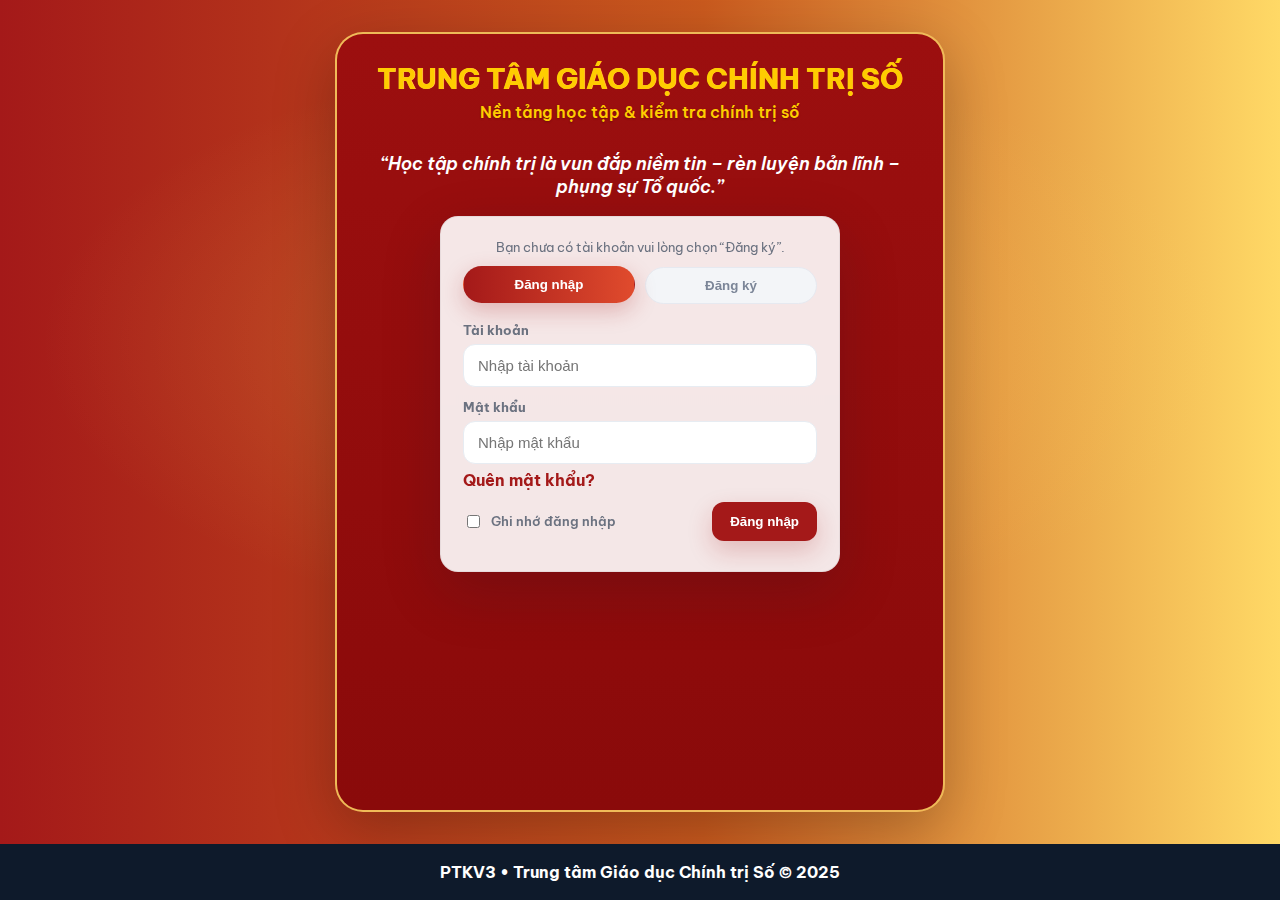
<file: pwa-ctct---V5/login.html>
<!doctype html>
<html lang="vi">
<head>
  <meta charset="utf-8" />
  <meta name="viewport" content="width=device-width,initial-scale=1" />
  <title>PTKV3 • Đăng nhập / Đăng ký</title>
  <link href="https://fonts.googleapis.com/css2?family=Be+Vietnam+Pro:wght@400;600;800&display=swap" rel="stylesheet">
  <style>
    :root{
      --ptk-red:#A41919; --ptk-gold:#FFD966;
      --ptk-gold-400:#FFE9A6; --ptk-purple:#3018A5;
      --text:#101828; --muted:#6B7280;
      --shadow-lg:0 20px 60px rgba(16,24,40,.18);
      --hero-w:610px; --hero-h:780px; --card-w:400px;
    }
    *{box-sizing:border-box}
    html,body{height:100%}
    body{
      margin:0; display:flex; flex-direction:column; min-height:100svh;
      font-family:"Be Vietnam Pro",system-ui,-apple-system,Segoe UI,Roboto,Arial,sans-serif;
      color:#fff;
      background:
        radial-gradient(1000px 480px at 50% 38%, rgba(255,217,102,.22), rgba(255,217,102,0) 60%),
        linear-gradient(90deg, var(--ptk-red) 0%, #CA5A1E 55%, var(--ptk-gold) 100%);
    }

    main{flex:1; display:flex; align-items:center; justify-content:center; padding:24px}
    .hero{
      width:100%; max-width:var(--hero-w); height:var(--hero-h);
      display:flex; flex-direction:column; align-items:center;
      padding:28px clamp(18px,4vw,36px);
      border-radius:28px;
      border:2px solid rgba(255,217,102,.85);
      background:linear-gradient(180deg,#9c0f0f 0%,#8a0a0a 100%);
      box-shadow:0 18px 60px rgba(0,0,0,.25);
    }

    .hero h2{
      margin:0 0 0; font-size:28px; line-height:1.2; font-weight:800; text-align: center;
      background:linear-gradient(90deg,#FFE082,#FFD54F,#FFCA28);
      -webkit-background-clip:text; background-clip:text; color:rgb(255, 204, 0);
    }
    .hero .lead{
      margin:6px 0 12px; font-size:16px; font-weight:600; color:rgb(255, 204, 0);
      text-shadow:0 1px 2px rgba(0,0,0,.25);
    }
    .hero .quote{
      font-size:18px; font-style: italic; font-weight:600; color: #fff;
      margin:0px 40 28px; text-align:center;
    }

    .auth-card{
      width:100%; max-width:var(--card-w);
      background:rgba(255,255,255,.9); backdrop-filter:blur(6px);
      color:var(--text);
      border-radius:18px; padding:22px 22px 18px;
      border:1px solid rgba(15,23,42,.06); box-shadow:var(--shadow-lg);
      display:flex; flex-direction:column;
    }
    .auth-card h3{margin:2px 0 6px; font-size:18px; color:#111}
    .muted-small{color:var(--muted); font-size:13px; text-align: center;}
    .tabs{display:flex;gap:10px;margin:12px 0 18px}
    .tab{
      flex:1; text-align:center; padding:10px 12px; border-radius:999px;
      cursor:pointer; font-weight:800;
      color:#7C8698; background:#F3F5F8; border:1px solid #E6E9F0;
      transition:all .18s ease;
    }
    .tab.active{
      color:#fff; background:linear-gradient(90deg,var(--ptk-red),#E04B2D);
      border-color:transparent; box-shadow:0 8px 22px rgba(164,25,25,.25);
      transform:translateY(-1px);
    }
    .field{margin-bottom:12px}
    label{display:block;font-size:13px;color:var(--muted);margin-bottom:6px;font-weight:700}
    input[type="text"],input[type="password"]{
      width:100%; padding:12px 14px; border-radius:12px;
      border:1px solid #E7ECF2; background:#fff; font-size:15px;
      outline:none; transition:border-color .14s, box-shadow .14s;
    }
    input:focus{border-color:#FFD45A; box-shadow:0 0 0 3px rgba(255,217,102,.25)}
    .checkbox{display:flex;gap:8px;align-items:center}
    .btn{
      display:inline-block;padding:12px 18px;border-radius:12px;
      border:none;cursor:pointer;font-weight:800;
      background:var(--ptk-red); color:#fff;
      box-shadow:0 10px 24px rgba(164,25,25,.22);
    }
    .btn:hover{filter:brightness(1.02)}
    .linkless{color:var(--ptk-red);font-weight:700;text-decoration:none}
    .error{color:#B91C1C;font-size:13px;margin-top:6px}

    footer.site-footer{
      background:#0E1A2B; color:#fff; padding:18px 24px;
      text-align:center; font-weight:700; margin-top:auto;
    }

    @media (max-width:640px){
      :root{--hero-h:auto;}
      main{padding:12px}
      .hero{height:auto}
      .auth-card{padding:16px}
    }
  </style>
</head>
<body>

  <main>
    <section class="hero" aria-labelledby="hero-title">
      <h2 id="hero-title">TRUNG TÂM GIÁO DỤC CHÍNH TRỊ SỐ</h2>
      <p class="lead">Nền tảng học tập & kiểm tra chính trị số</p>
      <p class="quote">“Học tập chính trị là vun đắp niềm tin – rèn luyện bản lĩnh – phụng sự Tổ quốc.”</p>

      <!-- Card -->
      <aside class="auth-card" aria-labelledby="auth-title">
        <div>
          <div class="muted-small">Bạn chưa có tài khoản vui lòng chọn “Đăng ký”.</div>
        </div>

        <div class="tabs" role="tablist">
          <button class="tab active" data-target="login-pane">Đăng nhập</button>
          <button class="tab" data-target="signup-pane">Đăng ký</button>
        </div>

        <!-- Đăng nhập -->
        <form id="login-pane" class="pane" autocomplete="on" novalidate>
          <div class="field">
            <label for="li-username">Tài khoản</label>
            <input id="li-username" name="username" type="text" placeholder="Nhập tài khoản" required>
          </div>
          <div class="field">
            <label for="li-password">Mật khẩu</label>
            <input id="li-password" name="password" type="password" placeholder="Nhập mật khẩu" required minlength="6">
            <div class="hint" style="margin-top:6px"><a href="#" class="linkless" id="forgot-link">Quên mật khẩu?</a></div>
          </div>
          <div class="field" style="display:flex;justify-content:space-between;align-items:center;gap:10px">
            <label class="checkbox" for="li-remember" style="margin:0">
              <input id="li-remember" type="checkbox" />
              <span style="font-weight:600;color:var(--muted)">Ghi nhớ đăng nhập</span>
            </label>
            <button type="submit" class="btn">Đăng nhập</button>
          </div>
          <div id="login-error" class="error" style="display:none"></div>
        </form>

        <!-- Đăng ký -->
        <form id="signup-pane" class="pane" style="display:none" autocomplete="on" novalidate>
          <div class="field"><label for="su-name">Họ và tên</label>
            <input id="su-name" name="name" type="text" placeholder="Họ và tên đầy đủ" required></div>
          <div class="field"><label for="su-username">Tài khoản đăng nhập</label>
            <input id="su-username" name="username" type="text" placeholder="Ví dụ: nguyenvana" required></div>
          <div class="field"><label for="su-unit">Đơn vị</label>
            <input id="su-unit" name="unit" type="text" placeholder="Ví dụ: Phòng Chính trị..." required></div>
          <div class="field"><label for="su-password">Mật khẩu</label>
            <input id="su-password" name="password" type="password" placeholder="Tạo mật khẩu (≥ 6 ký tự)" required minlength="6"></div>
          <div class="field"><label for="su-password2">Nhập lại mật khẩu</label>
            <input id="su-password2" name="password2" type="password" placeholder="Nhập lại mật khẩu" required minlength="6"></div>
          <div class="field" style="display:flex;justify-content:flex-end">
            <button type="submit" class="btn">Tạo tài khoản</button>
          </div>
          <div id="signup-error" class="error" style="display:none"></div>
        </form>
      </aside>
    </section>
  </main>

  <footer class="site-footer">PTKV3 • Trung tâm Giáo dục Chính trị Số © 2025</footer>

  <script>
    // Chuyển tab
    document.querySelectorAll('.tab').forEach(btn=>{
      btn.addEventListener('click', ()=>{
        document.querySelectorAll('.tab').forEach(t=>t.classList.remove('active'));
        btn.classList.add('active');
        const target=btn.getAttribute('data-target');
        document.querySelectorAll('.pane').forEach(p=>p.style.display='none');
        document.getElementById(target).style.display='block';
      });
    });

    /* API của anh – giữ nguyên */
    const API_BASE='https://script.google.com/macros/s/AKfycbzEHcyyvrGEHGt9QSaGMu0sXPBQbJ5sIHk_MNc0t1sY7oExeWPm8rBNXDfIAaGxwvkkKQ/exec';
    async function apiPost(action,payload){
      const res=await fetch(API_BASE+'?action='+encodeURIComponent(action),{
        method:'POST',headers:{'Content-Type':'text/plain; charset=utf-8'},
        body:JSON.stringify(payload||{})
      });
      const txt=await res.text(); try{return JSON.parse(txt)}catch{return{ok:false,error:'Phản hồi máy chủ không hợp lệ',_raw:txt}};
    }
    document.getElementById('login-pane').addEventListener('submit',async(e)=>{
      e.preventDefault();
      const u=document.getElementById('li-username').value.trim();
      const p=document.getElementById('li-password').value;
      const r=await apiPost('login',{username:u,password:p});
      if(r&&r.ok){
        localStorage.setItem('ctct_token',r.token);
        localStorage.setItem('ctct_user',JSON.stringify(r.user||{}));
        localStorage.setItem('ptkv3_token',r.token);
        localStorage.setItem('ptkv3_user',JSON.stringify(r.user||{}));
        const back=new URLSearchParams(location.search).get('redirect')||'index.html';
        location.replace(back);
      }else{
        const el=document.getElementById('login-error');el.textContent=(r&&r.error)?r.error:'Không thể đăng nhập.';el.style.display='block';
      }
    });
    document.getElementById('signup-pane').addEventListener('submit',async(e)=>{
      e.preventDefault();
      const name=document.getElementById('su-name').value.trim();
      const username=document.getElementById('su-username').value.trim();
      const unit=document.getElementById('su-unit').value.trim();
      const pw=document.getElementById('su-password').value;
      const pw2=document.getElementById('su-password2').value;
      const err=t=>{const el=document.getElementById('signup-error');el.textContent=t;el.style.display='block';};
      if(!name) return err('Vui lòng nhập họ tên.');
      if(!username) return err('Vui lòng nhập tài khoản đăng nhập.');
      if(!unit) return err('Vui lòng nhập đơn vị.');
      if(!pw||pw.length<6) return err('Mật khẩu phải ít nhất 6 ký tự.');
      if(pw!==pw2) return err('Mật khẩu nhập lại không khớp.');
      const r2=await apiPost('register',{name,username,unit,password:pw});
      if(r2&&r2.ok){
        alert('Tạo tài khoản thành công. Vui lòng đăng nhập.');
        document.querySelector('.tab[data-target="login-pane"]').click();
      }else{
        err((r2&&r2.error)?r2.error:'Không thể đăng ký.');
      }
    });
    document.getElementById('forgot-link')?.addEventListener('click',e=>{
      e.preventDefault(); alert('Vui lòng liên hệ quản trị hoặc dùng chức năng khôi phục ở backend.');
    });
    function onLoginSuccess(token){
      localStorage.setItem('ctct_token',token);
      const p=new URLSearchParams(location.search);
      const back=p.get('redirect')||'index.html';
      location.replace(back);
    }
  </script>
</body>
</html>
</file>
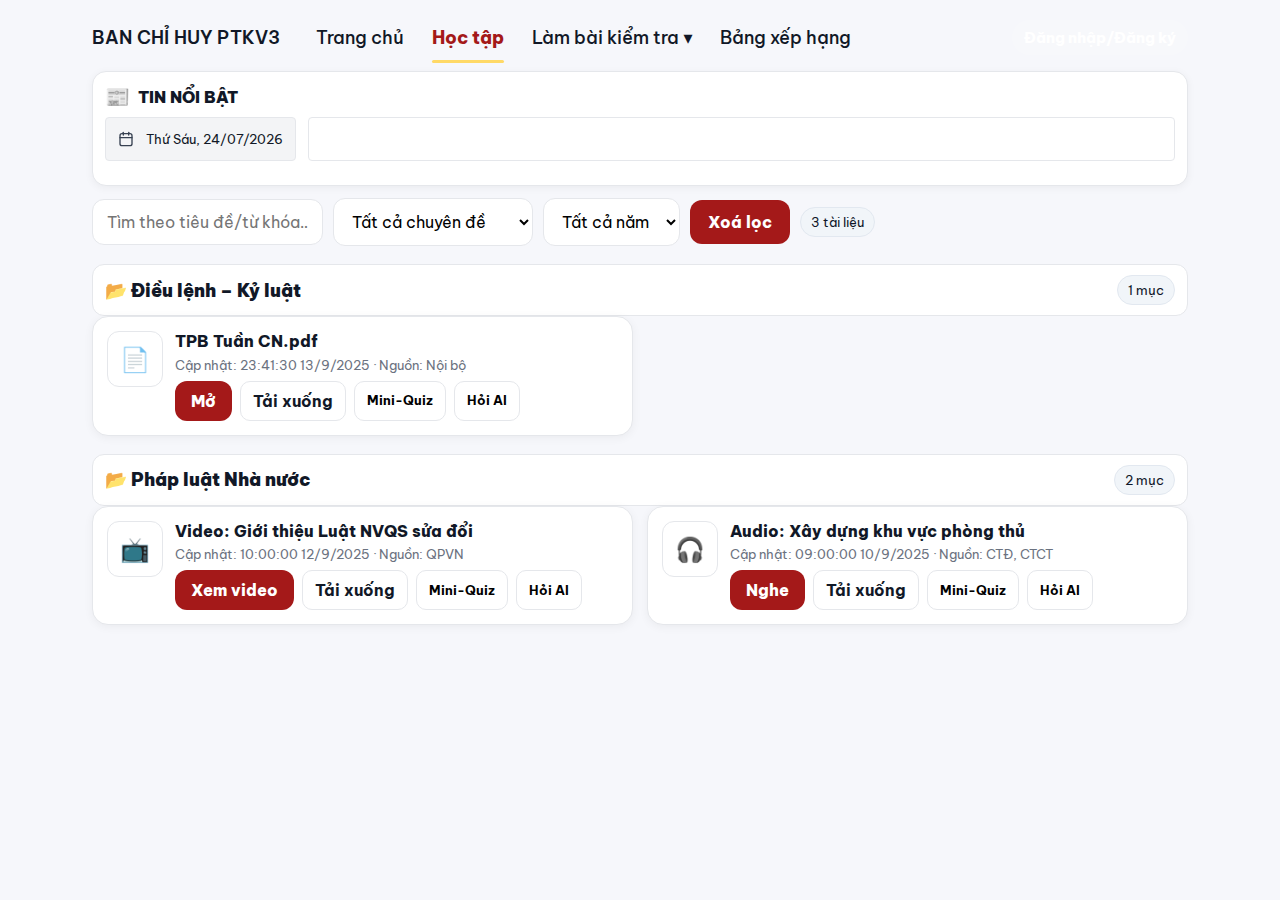
<file: pwa-ctct---V5/materials.html>
<!doctype html>
<html lang="vi">
<head>
<meta charset="utf-8" />
<meta name="viewport" content="width=device-width, initial-scale=1" />
<title>Tài liệu học tập – PTKV3</title>

<link rel="stylesheet" href="css/nav.css?v=20251006">
<!-- Font chung toàn site -->
<link rel="preconnect" href="https://fonts.googleapis.com">
<link rel="preconnect" href="https://fonts.gstatic.com" crossorigin>
<link href="https://fonts.googleapis.com/css2?family=Be+Vietnam+Pro:wght@400;600;800;900&display=swap" rel="stylesheet">
<link rel="stylesheet" href="css/materials.plus.css?v=final">

<style>
:root {
    --app-font: "Be Vietnam Pro", system-ui, -apple-system, Segoe UI, Roboto, Helvetica, Arial, sans-serif;
    --brand: #A41919;
    --brand-600: #8B1616;
    --bg: #f6f7fb;
    --card: #fff;
    --text: #111827;
    --muted: #6b7280;
    --border: #e5e7eb;
    --pill: #f1f5f9;
  }

  /* Toàn bộ trang dùng font chung */
  body.materials,
  body.materials *:not(code):not(kbd):not(pre) {
    font-family: var(--app-font) !important;
    -webkit-font-smoothing: antialiased;
    -moz-osx-font-smoothing: grayscale;}
  body.materials button,
  body.materials input,
  body.materials select,
  body.materials textarea {font-family: inherit !important;}

/* ===== MATERIALS-ONLY (không ảnh hưởng trang khác) ===== */

/* 2.1 Màu chữ menu trên nền sáng ở trang Tài liệu học tập */
body.materials .nav.nav-dark { background:#fff; }              /* nền trắng (riêng trang này) */
body.materials .nav.nav-dark .brand { color:#111827; }          /* logo chữ đậm */
body.materials .nav.nav-dark .nav__links a { color:#111827; }   /* link menu đậm */
body.materials .nav.nav-dark .nav__links a.is-active {
  color:#A41919;                                                /* mục đang chọn = đỏ thương hiệu */
  font-weight:800;
}
/* Giữ dropdown nền tối, chữ trắng để tương phản tốt */
body.materials .nav .dropdown{
  background:rgba(16, 3, 133, 0.9);
  border:1px solid rgba(255,255,255,.08);
}
body.materials .nav .dropdown a{
  color:#fff !important;                 /* bắt buộc trắng để không bị rule khác ghi đè */
  font-weight:600;
}
body.materials .nav .dropdown a:hover{
  background:rgba(255,255,255,.10);
  color:#f3bf21 !important;
}
/* 2.2 Ẩn nút hamburger/close trên desktop để không còn dấu “×” góc trái */
@media (min-width:769px){
  body.materials .nav__toggle { display:none !important; }
}

/* 2.3 Giữ trải nghiệm mobile như cũ (không đụng tới các trang khác) */
@media (max-width:768px){
  /* Trang này vẫn dùng giao diện mobile hiện tại của anh */
  body.materials .nav__links { display:none; }  /* nếu dùng drawer/mobile bar thì ẩn menu ngang */
}

/* ===== MODAL chỉ dành cho materials ===== */
body.materials .modal {
  position: fixed;
  inset: 0;
  background: rgba(0,0,0,.6);
  display: none;            
  align-items: center; justify-content: center; z-index: 2000;}
body.materials .modal.show { display:flex; }
body.materials .modal__in {background: #fff; border-radius: 12px; max-width: 800px;
  width: 90%; max-height: 90%; display: flex; flex-direction: column; overflow: hidden;}
body.materials .modal__hd {display:flex; justify-content: space-between;align-items:center;
  padding:12px 16px; border-bottom:1px solid #e5e7eb; background:#f9fafb;}
body.materials .modal__hd h3 {font-size:18px; font-weight:800; margin:0;}
body.materials .modal__hd .x { border:none; background:none; font-size:14px; font-weight:600;
  color:#a41919; cursor:pointer;}

  /* ===== LAYOUT CHÍNH ===== */
html, body { margin: 0; background: var(--bg); color: var(--text); }
  a { text-decoration: none; color: inherit; }
  * { box-sizing: border-box; }

.container { max-width: 1120px; margin: 16px auto; padding: 0 12px; }

  /* ===== NEWS ===== */
.news {
    background:#fff;
    border:1px solid var(--border);
    border-radius:14px;
    box-shadow:0 2px 8px rgba(0,0,0,.05);
    padding:12px;
}
.news__hd{display:flex;align-items:center;justify-content:space-between;margin-bottom:6px}
.news__title{display:flex;align-items:center;gap:8px;font-weight:900}
.news__badge{background:#eef2ff;border:1px solid #e5e7eb;border-radius:999px;padding:3px 8px;font-size:12px;color:#1f2937}

.news__toolbar{display:flex;gap:12px;align-items:center;margin:8px 0 12px}
.chip-date{display:inline-flex;align-items:center;gap:12px;height:44px;padding:6px 12px;background:#f3f4f6;border:1px solid var(--border);border-radius:4px;font-size:13px}
.cal-ico svg{width:16px;height:16px;display:block}

.inline-ticker{position:relative;height:44px;flex:1;min-width:260px;border:1px solid var(--border);border-radius:4px;background:#fff;overflow:hidden}
.inline-track{position:absolute;inset:0 auto 0 0;display:flex;align-items:center;gap:30px;white-space:nowrap;padding:0 12px;height:44px;animation:tickerMove 40s linear infinite}
@keyframes tickerMove{from{transform:translateX(0)} to{transform:translateX(-50%)}}

.titem{display:inline-flex;align-items:center;gap:10px}
.t-dot{width:6px;height:6px;border-radius:50%;background:#ef4444;display:inline-block}
.t-link{font-weight:700;font-size:15px;line-height:1.1}

.news__grid{display:grid;gap:12px;grid-template-columns:repeat(3,1fr)}
@media (max-width:980px){.news__grid{grid-template-columns:repeat(2,1fr)}}
@media (max-width:640px){.news__grid{grid-template-columns:1fr}}
.news__card{display:grid;grid-template-columns:112px 1fr;gap:10px;border:1px solid var(--border);border-radius:12px;overflow:hidden;background:#fff}
.news__thumb{width:112px;height:86px;object-fit:cover;background:#f3f4f6;display:block}
.news__info{padding:10px 10px 10px 0;display:flex;flex-direction:column}
.news__titlelink{font-weight:800;line-height:1.28;margin:0 0 6px}
.news__meta{margin-top:auto;font-size:12px;color:#64748b;display:flex;gap:12px;align-items:center}

/* ===== TOOLS & CARDS ===== */
.tools{display:flex;gap:10px;flex-wrap:wrap;align-items:center;margin:12px 0}
.input,.select{padding:12px 14px;border:1px solid var(--border);border-radius:12px;background:#fff;font-size:16px}
.btn{padding:12px 18px;border-radius:12px;border:none;font-weight:800;font-size:16px;background:var(--brand);color:#fff;cursor:pointer}
.btn:hover{background:var(--brand-600)}
.pill{display:inline-flex;align-items:center;gap:8px;background:var(--pill);color:#0f172a;border:1px solid #e2e8f0;border-radius:999px;padding:6px 10px;font-size:13px}

.topic{margin:18px 0}
.topic__head{display:flex;justify-content:space-between;align-items:center;padding:10px 12px;background:#fff;border:1px solid var(--border);border-radius:12px}
.topic__title{margin:0;font-size:18px;font-weight:900}
.grid{display:grid;gap:14px;grid-template-columns:repeat(2,1fr)}
@media (max-width:980px){.grid{grid-template-columns:1fr}}

.card{background:#fff;border:1px solid var(--border);border-radius:16px;box-shadow:0 2px 10px rgba(0,0,0,.05);padding:14px;display:flex;gap:12px}
.ico{width:56px;height:56px;border-radius:12px;border:1px solid var(--border);display:flex;align-items:center;justify-content:center;font-size:24px}
.title{margin:0 0 4px;font-weight:800;line-height:1.35}
.meta{margin:0 0 8px;color:var(--muted);font-size:13px}
.btn-ghost{padding:9px 12px;border-radius:10px;border:1px solid var(--border);background:#fff;font-weight:700;cursor:pointer}
.btn-ghost:hover{box-shadow:0 2px 6px rgba(0,0,0,.08)}
.info{flex:1;min-width:0}
.actions{display:flex;gap:8px;flex-wrap:wrap}
.empty{background:#fff;border:1px dashed var(--border);border-radius:14px;padding:24px;text-align:center;color:#64748b}

/* Ẩn badge đếm bài nếu không dùng */
#newsCount{display:none!important}

/* (Giữ nhỏ tiêu đề tin như anh đang dùng) */
#newsGrid .news__titlelink{font-size:15px;line-height:1.4}
</style>

<script src="js/navbar.js?v=20251006" defer></script>

</head>
<body class="materials">
<!-- ====== HEADER CHUẨN CÁCH 1 (KHÔNG mbar) ====== -->
<header class="nav nav-dark">
  <div class="nav__inner container">
    <!-- Logo -->
    <a class="brand" href="index.html">BAN CHỈ HUY PTKV3</a>

    <!-- Hamburger (mobile) -->
    <button class="nav__toggle" aria-label="Mở menu" aria-expanded="false">
      <span></span><span></span><span></span>
    </button>

    <!-- Links (desktop). JS sẽ biến 2 mục dài thành dropdown -->
    <nav class="nav__links">
      <a href="index.html">Trang chủ</a>
      <a href="materials.html" class="is-active">Học tập</a>
      <a href="exam.html">Làm bài kiểm tra</a>
      <a href="leaderboard.html">Bảng xếp hạng</a>
    </nav>

    <!-- Auth desktop (mobile đã có trong drawer của navbar.js) -->
    <div class="nav__actions hide-sm">
      <button id="btnAuth" class="btn btn-auth">Đăng nhập/Đăng ký</button>
    </div>
  </div>
</header>
<!-- ====== /HEADER ====== -->

<main class="container">
  <!-- ===== Tin tức ===== -->
  <section class="news" id="newsBlock">
    <div class="news__hd">
      <div class="news__title">
        <span style="font-size:20px">📰</span>
        <span>TIN NỔI BẬT</span>
        <span class="news__badge" id="newsCount">…</span>
      </div>
    </div>

    <div class="news__toolbar">
      <span class="chip-date">
        <span class="cal-ico" aria-hidden="true">
          <svg viewBox="0 0 24 24" fill="none" stroke="#374151" stroke-width="2" stroke-linecap="round" stroke-linejoin="round" aria-hidden="true">
            <rect x="3" y="4" width="18" height="18" rx="3"></rect>
            <line x1="16" y1="2" x2="16" y2="6"></line>
            <line x1="8" y1="2" x2="8" y2="6"></line>
            <line x1="3" y1="10" x2="21" y2="10"></line>
          </svg>
        </span>
        <time id="todayText">—</time>
      </span>

      <div class="inline-ticker" aria-label="Tin mới" role="region">
        <div class="inline-track" id="inlineTrack"></div>
      </div>
    </div>

    <div class="news__grid" id="newsGrid">
      <div class="news__skeleton"></div>
      <div class="news__skeleton"></div>
      <div class="news__skeleton"></div>
    </div>
  </section>

  <!-- ===== Toolbar ===== -->
  <div class="tools">
    <input id="q" class="input" placeholder="Tìm theo tiêu đề/từ khóa…">
    <select id="topic" class="select" title="Chuyên đề"></select>
    <select id="year" class="select" title="Năm"></select>
    <button id="clear" class="btn" type="button">Xoá lọc</button>
    <span class="pill" id="count">0 tài liệu</span>
  </div>

  <!-- ===== Materials ===== -->
  <div id="root"></div>
</main>

<!-- Modal -->
<div id="viewer" class="modal" role="dialog" aria-modal="true" aria-labelledby="viewerTitle" tabindex="-1">
  <div class="modal__in">
    <div class="modal__hd">
      <h3 id="viewerTitle" style="margin:0"></h3>
      <button class="x" id="closeViewer" type="button" aria-label="Đóng">Đóng</button>
    </div>
    <div id="viewerBody"></div>
  </div>
</div>

<!-- Cấu hình dùng chung -->
<script src="js/config.js"></script>

<script>
/* ================== Hôm nay + ticker + news (giữ như anh) ================== */
const { SHEET_API, MATERIALS_FOLDER_ID } = window.CTCT_CONFIG || {};
const API_BASE = SHEET_API || "";
const $ = (sel, ctx=document)=>ctx.querySelector(sel);
const fmtTime = s => new Date(s).toLocaleString('vi-VN');
function escapeHtml(s){return String(s||'').replace(/[&<>"']/g,m=>({ '&':'&amp;','<':'&lt;','>':'&gt;','"':'&quot;',"'":'&#39;' }[m]));}
function isSafeHttpUrl(u){ try { const x=new URL(u); return x.protocol==='http:'||x.protocol==='https:'; } catch { return false; } }
function debounce(fn, ms=220){ let t; return (...a)=>{ clearTimeout(t); t=setTimeout(()=>fn(...a), ms); }; }

function renderToday(){
  const el = $('#todayText'); if(!el) return;
  const d = new Date();
  const wd = d.toLocaleDateString('vi-VN', { weekday:'long' });
  const dd = String(d.getDate()).padStart(2,'0');
  const mm = String(d.getMonth()+1).padStart(2,'0');
  const yyyy = d.getFullYear();
  el.textContent = `${wd.charAt(0).toUpperCase()+wd.slice(1)}, ${dd}/${mm}/${yyyy}`;
}
renderToday();

function fetchWithTimeout(url, opts={}, ms=8000){
  const ctrl = new AbortController(); const id = setTimeout(()=>ctrl.abort(), ms);
  return fetch(url, { ...opts, signal: ctrl.signal }).finally(()=>clearTimeout(id));
}
async function tryFetchJSON(url, {tries=3, timeout=8000}={}){
  let lastErr;
  for(let i=0;i<tries;i++){
    try{
      const res = await fetchWithTimeout(url, { cache:'no-store' }, timeout);
      const txt = await res.text();
      if (!res.ok) throw new Error(`HTTP ${res.status} ${res.statusText}: ${txt.slice(0,200)}`);
      if (!/^ *\{|\[/.test(txt)) throw new Error('Not JSON: ' + txt.slice(0,200));
      return JSON.parse(txt);
    }catch(err){
      lastErr = err;
      if(i < tries-1) await new Promise(r=>setTimeout(r, (i+1)*1200));
    }
  }
  throw lastErr;
}

const NewsCache = {
  KEY:'ctct_news_cache_v1', TTL: 15*60*1000,
  read(){ try{ const raw=localStorage.getItem(this.KEY); if(!raw) return null;
    const {ts,items}=JSON.parse(raw); if(!Array.isArray(items)) return null;
    if(Date.now()-ts>this.TTL) return null; return items; }catch{ return null; } },
  write(items){ try{ localStorage.setItem(this.KEY, JSON.stringify({ts:Date.now(),items})); }catch{} }
};

function newBurstSVG(){
  return `
    <span class="t-burst" aria-label="Tin mới">
      <svg viewBox="0 0 24 24" aria-hidden="true">
        <polygon fill="#e11d48"
          points="12,1 14.8,5.2 20,4 17.8,8.8 22.5,12 17.8,15.2 20,20 14.8,18.8 12,23 9.2,18.8 4,20 6.2,15.2 1.5,12 6.2,8.8 4,4 9.2,5.2" />
        <text x="12" y="13.5" text-anchor="middle" style="font-size:8px;font-weight:900;fill:#ffd966">NEW</text>
      </svg>
    </span>`;
}

function renderInlineTicker(items){
  const track = $('#inlineTrack'); if(!track) return;
  const list = (items||[]).slice(0, 30);
  if(!list.length){
    track.innerHTML = `<span class="titem" style="padding:0 12px;color:#64748b">Đang cập nhật…</span>`;
    return;
  }
  const stripe = list.map(it=>{
    const url = isSafeHttpUrl(it.url) ? it.url : '#';
    return `
      <span class="titem">
        <span class="t-dot"></span>
        <a class="t-link" href="${url}" target="_blank" rel="noopener">${escapeHtml(it.title||'Tin mới')}</a>
        ${newBurstSVG()}
      </span>`;
  }).join('');
  track.innerHTML = stripe + stripe;
}

document.addEventListener('DOMContentLoaded', loadNewsToGrid);
async function loadNewsToGrid(){
  const grid = $('#newsGrid'), counter = $('#newsCount');
  const showSkeleton = ()=>{ if(counter) counter.textContent='…'; grid.innerHTML = `<div class="news__skeleton"></div><div class="news__skeleton"></div><div class="news__skeleton"></div>`; };
  const bindOpenNews = (container)=> container.querySelectorAll('.news__card').forEach(card=>{
    const open = ()=>{ const href = card.getAttribute('data-href'); if (isSafeHttpUrl(href)) window.open(href,'_blank','noopener,noreferrer'); };
    card.addEventListener('click', open);
    card.addEventListener('keydown', e=>{ if(e.key==='Enter'||e.key===' '){ e.preventDefault(); open(); }});
  });
  const renderRetry = (msg)=>{
    if(counter) counter.textContent = '0 bài';
    grid.innerHTML = `
      <div class="news__card" style="grid-column:1/-1; display:flex; align-items:center; justify-content:center; padding:12px">
        <div style="text-align:center">
          <div style="margin-bottom:8px">${msg}</div>
          <button id="newsRetry" class="btn-ghost" type="button">Thử lại</button>
          <div style="margin-top:8px; font-size:12px; color:#64748b">
            ${navigator.onLine ? 'Máy chủ chậm hoặc phản hồi không hợp lệ.' : 'Bạn đang ngoại tuyến.'}
          </div>
        </div>
      </div>`;
    document.getElementById('newsRetry')?.addEventListener('click', ()=>{ showSkeleton(); loadNewsToGrid(); });
  };

  if(!API_BASE){ renderRetry('Chưa cấu hình API tin tức (SHEET_API).'); return; }

  const cached = NewsCache.read();
  if(cached?.length){
    if(counter) counter.textContent = `${cached.length} bài`;
    grid.innerHTML = cached.slice(0,9).map(renderNewsCard).join('');
    bindOpenNews(grid);
    renderInlineTicker(cached);
  } else { showSkeleton(); }

  try{
    const url = `${API_BASE}?action=news&limitPer=5&total=18`;
    const data = await tryFetchJSON(url, {tries:3, timeout:8000});
    const items = Array.isArray(data.items) ? data.items : [];
    if(items.length){
      if(counter) counter.textContent = `${items.length} bài`;
      grid.innerHTML = items.slice(0,9).map(renderNewsCard).join('');
      bindOpenNews(grid);
      NewsCache.write(items);
      renderInlineTicker(items);
    }else if(!cached){
      renderRetry('Chưa có bài phù hợp từ nguồn.');
    }
  }catch(err){
    if(!cached) renderRetry('Lỗi mạng hoặc máy chủ chậm.');
  }
}

function renderNewsCard(n){
  const url = isSafeHttpUrl(n.url) ? n.url : '#';
  const thumb = n.thumb && isSafeHttpUrl(n.thumb) ? n.thumb : '';
  const time = n.date ? fmtTime(n.date) : '';
  return `
    <article class="news__card" data-href="${url}" tabindex="0" role="link">
      <a href="${url}" target="_blank" rel="noopener">
        <img class="news__thumb" src="${thumb}" alt=""
             onerror="this.src='data:image/svg+xml;utf8,<svg xmlns=%22http://www.w3.org/2000/svg%22 width=%22112%22 height=%2286%22><rect width=%22100%25%22 height=%22100%25%22 fill=%22%23f3f4f6%22/><text x=%2250%25%22 y=%2255%25%22 dominant-baseline=%22middle%22 text-anchor=%22middle%22 fill=%22%239ca3af%22 font-family=%22system-ui%22 font-size=%2212%22>no image</text></svg>'"/>
      </a>
      <div class="news__info">
        <a class="news__titlelink" href="${url}" target="_blank" rel="noopener">${escapeHtml(n.title||'')}</a>
        <div class="news__meta"><span>${time}</span></div>
      </div>
    </article>`;
}

/* ===== Materials (API hoặc MOCK) ===== */
const ICON = { pdf:'📄', video:'📺', audio:'🎧', slide:'🖼', news:'📰' };
async function fetchMaterialsFromApi(){
  if (!MATERIALS_FOLDER_ID) return null;
  try{
    const url = `${API_BASE}?action=materials&folderId=${encodeURIComponent(MATERIALS_FOLDER_ID)}`;
    const res = await fetch(url, {cache:'no-store'});
    if (!res.ok) throw 0;
    const data = await res.json();
    return (data.files||[]).map(f=>({ id:f.id, type:'pdf', title:f.title, topic:'Chưa phân loại', updated:f.updated, source:'Drive', url:f.url }));
  }catch{ return null; }
}
const MOCK = [
  {id:'p1', type:'pdf',  title:'TPB Tuần CN.pdf', topic:'Điều lệnh – Kỷ luật', updated:'2025-09-13T23:41:30', source:'Nội bộ', url:'https://drive.google.com/file/d/xxx/preview'},
  {id:'v1', type:'video',title:'Video: Giới thiệu Luật NVQS sửa đổi', topic:'Pháp luật Nhà nước', updated:'2025-09-12T10:00:00', source:'QPVN', url:'https://www.youtube.com/embed/dQw4w9WgXcQ'},
  {id:'a1', type:'audio',title:'Audio: Xây dựng khu vực phòng thủ', topic:'Pháp luật Nhà nước', updated:'2025-09-10T09:00:00', source:'CTĐ, CTCT', url:'https://cdn.pixabay.com/audio/2021/11/02/audio_8b8d3.mp3'}
];

const root = $('#root'), qEl=$('#q'), topicSel=$('#topic'), yearSel=$('#year'), countEl=$('#count');
let MATERIALS = [];

(async function init(){
  try{ MATERIALS = await fetchMaterialsFromApi() || MOCK; }catch{ MATERIALS = MOCK; }
  const TOPICS = [...new Set(MATERIALS.map(x=>x.topic))].sort((a,b)=>a.localeCompare(b,'vi'));
  const YEARS  = [...new Set(MATERIALS.map(x=>new Date(x.updated).getFullYear()))].sort((a,b)=>b-a);
  topicSel.innerHTML = '<option value="">Tất cả chuyên đề</option>' + TOPICS.map(t=>`<option>${escapeHtml(t)}</option>`).join('');
  yearSel.innerHTML  = '<option value="">Tất cả năm</option>'      + YEARS.map(y=>`<option>${y}</option>`).join('');

  qEl.addEventListener('input', debounce(applyFilter, 220));
  topicSel.addEventListener('change', applyFilter);
  yearSel.addEventListener('change', applyFilter);
  $('#clear').addEventListener('click', ()=>{ qEl.value=''; topicSel.value=''; yearSel.value=''; applyFilter(); });

  applyFilter();
})();

function applyFilter(){
  const kw=(qEl.value||'').trim().toLowerCase();
  const t = topicSel.value, y = yearSel.value;
  const list = MATERIALS.filter(x=>{
    const okKW = !kw || x.title.toLowerCase().includes(kw);
    const okT  = !t || x.topic===t;
    const okY  = !y || String(new Date(x.updated).getFullYear())===y;
    return okKW && okT && okY;
  });
  countEl.textContent = `${list.length} tài liệu`;
  if (!list.length){ root.innerHTML = '<div class="empty">Không có tài liệu phù hợp.</div>'; return; }

  const map = new Map();
  for(const it of list){ if(!map.has(it.topic)) map.set(it.topic, []); map.get(it.topic).push(it); }
  root.innerHTML = Array.from(map.entries()).map(([topic, arr])=>`
    <section class="topic">
      <div class="topic__head">
        <h3 class="topic__title">📂 ${escapeHtml(topic)}</h3>
        <span class="pill">${arr.length} mục</span>
      </div>
      <div class="grid">
        ${arr.map(renderCard).join('')}
      </div>
    </section>
  `).join('');
}

function renderCard(it){
  const ico = ICON[it.type]||'📄';
  const openBtn = {
    pdf:   `<button class="btn" data-open="${it.id}" type="button">Mở</button>`,
    video: `<button class="btn" data-open="${it.id}" type="button">Xem video</button>`,
    audio: `<button class="btn" data-open="${it.id}" type="button">Nghe</button>`,
    slide: `<button class="btn-ghost" type="button" onclick="alert('Mở slide demo');">Mở slide</button>`,
    news:  `<a class="btn" target="_blank" rel="noopener" href="${it.url}">Đọc</a>`
  }[it.type] || `<button class="btn" data-open="${it.id}" type="button">Mở</button>`;

  const dl = (it.url && it.type==='pdf' && isSafeHttpUrl(it.url))
              ? it.url.replace('/preview','/view?usp=drivesdk')
              : '#';

  return `
  <article class="card">
    <div class="ico" aria-hidden="true">${ico}</div>
    <div class="info">
      <h4 class="title">${escapeHtml(it.title)}</h4>
      <p class="meta">Cập nhật: ${fmtTime(it.updated)} · Nguồn: ${escapeHtml(it.source||'—')}</p>
      <div class="actions">
        ${openBtn}
        <a class="btn-ghost" href="${dl}" target="_blank" rel="noopener">Tải xuống</a>
        ${it.type!=='news' ? `<button class="btn-ghost" type="button" onclick="alert('Mini-quiz demo!')">Mini-Quiz</button>` : ''}
        ${it.type!=='news' ? `<button class="btn-ghost" type="button" onclick="alert('Hỏi AI về: ${escapeHtml(it.title)}')">Hỏi AI</button>` : ''}
      </div>
    </div>
  </article>`;
}

/* ===== BỔ SUNG B: Desktop – dựng dropdown & caret cho 2 mục dài ===== */
(function(){
  const norm = s => (s||'').normalize('NFD').replace(/[\u0300-\u036f]/g,'').toLowerCase();

  function findAnchor(txt){
    const want = norm(txt);
    const as = document.querySelectorAll('.nav__links a');
    for (const a of as){ if (norm(a.textContent).includes(want)) return a; }
    return null;
  }
  function wrapItem(a){
    if (!a) return null;
    let li = a.closest('.nav__item');
    if (!li){
      li = document.createElement('div');
      li.className = 'nav__item';
      a.parentNode.insertBefore(li, a);
      li.appendChild(a);
    }
    return li;
  }
  function ensureDropdown(title, items){
    const a = findAnchor(title); if(!a) return;
    const li = wrapItem(a);
    li.classList.add('has-dropdown');   // nav.css sẽ áp dụng style dropdown
    a.removeAttribute('href');          // không điều hướng ở tiêu đề
    a.style.cursor = 'default';

    let dd = li.querySelector('.dropdown');
    if (!dd){ dd = document.createElement('div'); dd.className='dropdown'; li.appendChild(dd); }
    dd.innerHTML = items.map(it=>`<a href="${it.href}">${it.text}</a>`).join('');
  }

  ensureDropdown('làm bài kiểm tra', [
    {href:'exam.html',     text:'Kiểm tra nhận thức'},
    {href:'practice.html', text:'Ôn trắc nghiệm'},
    {href:'quiz.html',     text:'Thi thử'}
  ]);
  ensureDropdown('kết quả kiểm tra', [
    {href:'my-results.html',  text:'Kết quả của tôi'},
    {href:'leaderboard.html', text:'Bảng xếp hạng'}
  ]);
})();
</script>
<script>
const modal = document.getElementById('viewer');
const closeBtn = document.getElementById('closeViewer');

if (modal && closeBtn) {
  closeBtn.addEventListener('click', () => {
    modal.classList.remove('show');
  });
}
</script>
<script src="js/materials.plus.js?v=final" defer></script>
</body>
</html>
</file>
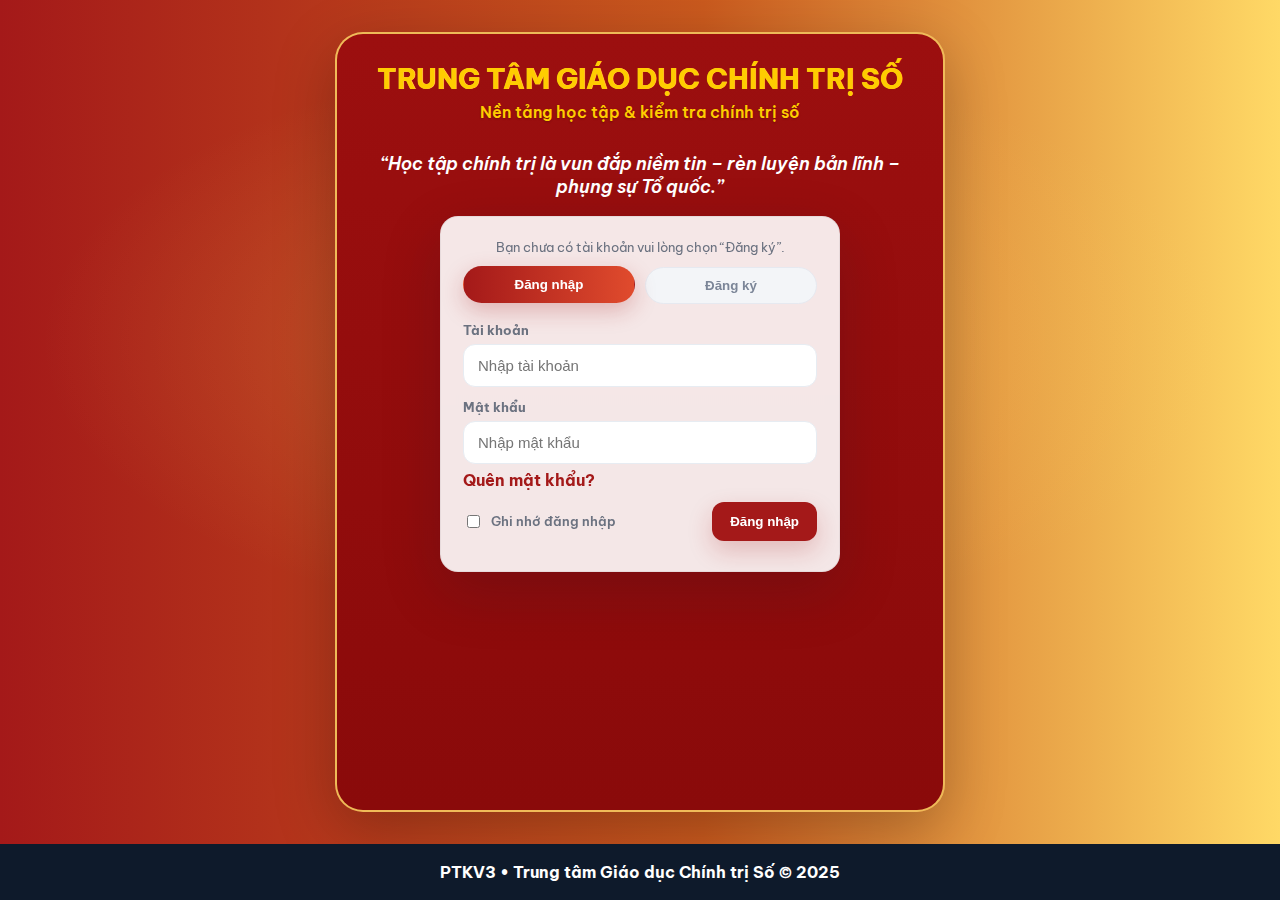
<file: pwa-ctct---V5/quiz.html>
<!doctype html>
<html lang="vi">
<head>
  <meta charset="utf-8" />
  <meta name="viewport" content="width=device-width, initial-scale=1" />
  <title>Thi thử – CTĐ, CTCT</title>

  <link rel="manifest" href="manifest.webmanifest">
  <!-- Global styles -->
  <link rel="stylesheet" href="css/style.css">


  <!-- Thi thử cũng yêu cầu đăng nhập để đồng bộ người dùng -->
  <script src="js/auth-guard.js" data-require-role="member" defer></script>

  <style>
    :root{ --brand:#A41919; --brand-600:#8B1616; --bg:#f5f6f8; --card:#fff; --text:#111827; --border:#e5e7eb; --muted:#6b7280 }
    *{box-sizing:border-box}
    html,body{margin:0;background:var(--bg);color:var(--text);font-family:system-ui,-apple-system,Segoe UI,Roboto,Helvetica,Arial}
    .topbar{display:flex;gap:12px;align-items:center;background:var(--brand);color:#fff;padding:14px 16px}
    .topbar a{color:#fff;text-decoration:none}
    .topbar b{letter-spacing:.3px}
    .container{max-width:1100px;margin:16px auto;padding:0 12px}
    .card{background:var(--card);border:1px solid var(--border);border-radius:16px;box-shadow:0 2px 10px rgba(0,0,0,.06);padding:18px;margin:12px auto}
    .row{display:grid;grid-template-columns:repeat(3,1fr);gap:12px}
    @media (max-width:800px){.row{grid-template-columns:1fr}}
    .input,.select{width:100%;padding:12px;border:1px solid var(--border);border-radius:12px}
    .btn{padding:12px 18px;border-radius:12px;border:none;font-weight:800;cursor:pointer}
    .btn-primary{background:var(--brand);color:#fff}
    .btn-primary:hover{background:var(--brand-600)}
    .muted{color:var(--muted)}
    .bar{height:8px;background:#f3f4f6;border-radius:999px;overflow:hidden}
    .bar>span{display:block;height:100%;background:var(--brand);width:0%}
    .option{display:block;padding:10px;border:1px solid var(--border);border-radius:12px;margin:8px 0}
    .navs{display:flex;gap:10px;flex-wrap:wrap}
    .btn-ghost{background:#fff;border:1px solid var(--border)}
    /* box “Câu hay trả lời sai” */
    .muted-small{color:var(--muted);font-size:13px}
  </style>

  <script>
    if ('serviceWorker' in navigator) {
      window.addEventListener('load', () => navigator.serviceWorker.register('../sw.js'));
    }
  </script>
</head>
<body class="page-quiz">
  <div class="topbar">
    <a href="index.html">← Trang chủ</a>
    <b>THI THỬ</b>
  </div>

  <main class="container">
    <!-- CÂU HAY TRẢ LỜI SAI (hiện ở trang chờ, ẩn khi bắt đầu thi) -->
    <section id="wrongSection" class="card">
      <h3 style="margin:0 0 8px">Câu hay trả lời sai</h3>
      <div id="wrongList" class="muted">Đang tải…</div>
      <div class="muted-small">Nguồn: thống kê từ các lần thi thử đã nộp.</div>
    </section>

    <!-- START -->
    <section id="startCard" class="card">
      <h3 style="margin-top:0">Thông tin thí sinh</h3>
      <div class="row" style="margin:10px 0 14px">
        <input id="fullname" class="input" placeholder="Họ và tên" autocomplete="name"/>
        <input id="unit" class="input" placeholder="Đơn vị"/>
        <input id="position" class="input" placeholder="Chức vụ"/>
      </div>
      <div class="row" style="margin:10px 0 14px">
        <label>Đối tượng
          <select id="examTopic" class="select">
            <option value="DQTV">DQTV</option>
            <option value="LLTT">LLTT</option>
          </select>
        </label>
        <div class="muted" style="align-self:center">Thời lượng: 30 phút • Số câu: 50 • Mã đề: <b id="examCode">----</b></div>
        <div style="text-align:right">
          <button id="resumeBtn" class="btn btn-ghost" hidden>Tiếp tục bài đang làm</button>
          <button id="startBtn"  class="btn btn-primary">Bắt đầu thi thử</button>
        </div>
      </div>
    </section>

    <!-- LÀM BÀI -->
    <section id="quizBox" class="card" hidden>
      <div class="qhead" style="display:flex;justify-content:space-between;align-items:center">
        <div><b id="qTitle">Câu 1</b></div>
        <div>Thời gian: <b id="time">00:00</b></div>
      </div>
      <div class="bar"><span id="progressFill"></span></div>
      <div class="muted" style="margin-top:6px">Tiến độ: <span id="progress">0/50</span></div>

      <h3 id="qText" style="margin:10px 0 6px"></h3>
      <div id="options"></div>

      <div class="navs">
        <button id="prevBtn" class="btn btn-ghost">← Trước</button>
        <button id="nextBtn" class="btn btn-ghost">Tiếp →</button>
        <button id="reviewBtn" class="btn btn-ghost">Câu chưa trả lời</button>
        <button id="submitBtn" class="btn btn-primary" style="margin-left:auto">Nộp bài</button>
      </div>
    </section>

    <!-- KẾT QUẢ -->
    <section id="resultCard" class="card" hidden>
      <h3 id="resultText" style="margin-top:0">Kết quả</h3>
      <div class="muted" id="classification"></div>
      <div style="margin-top:12px; display:flex; gap:10px; flex-wrap:wrap">
        <a class="btn btn-ghost" href="review-try.html">Xem lại & giải thích</a>
        <a class="btn btn-ghost" href="try-results.html">Kết quả thi thử của tôi</a>
        <a class="btn btn-primary" href="index.html">Về Trang chủ</a>
      </div>
    </section>
  </main>

  <!-- cấu hình + helpers -->
  <script src="js/config.js"></script>
  <script src="js/net.js"></script>
  <script src="js/analytics.js"></script>
  <script src="js/navbar.js" defer></script>

  <!-- ép dùng API thi thử -->
  <script>window.CTCT_USE_TRY_API = true;</script>
  <script src="js/app.try.js" defer></script>
</body>
</html>
</file>
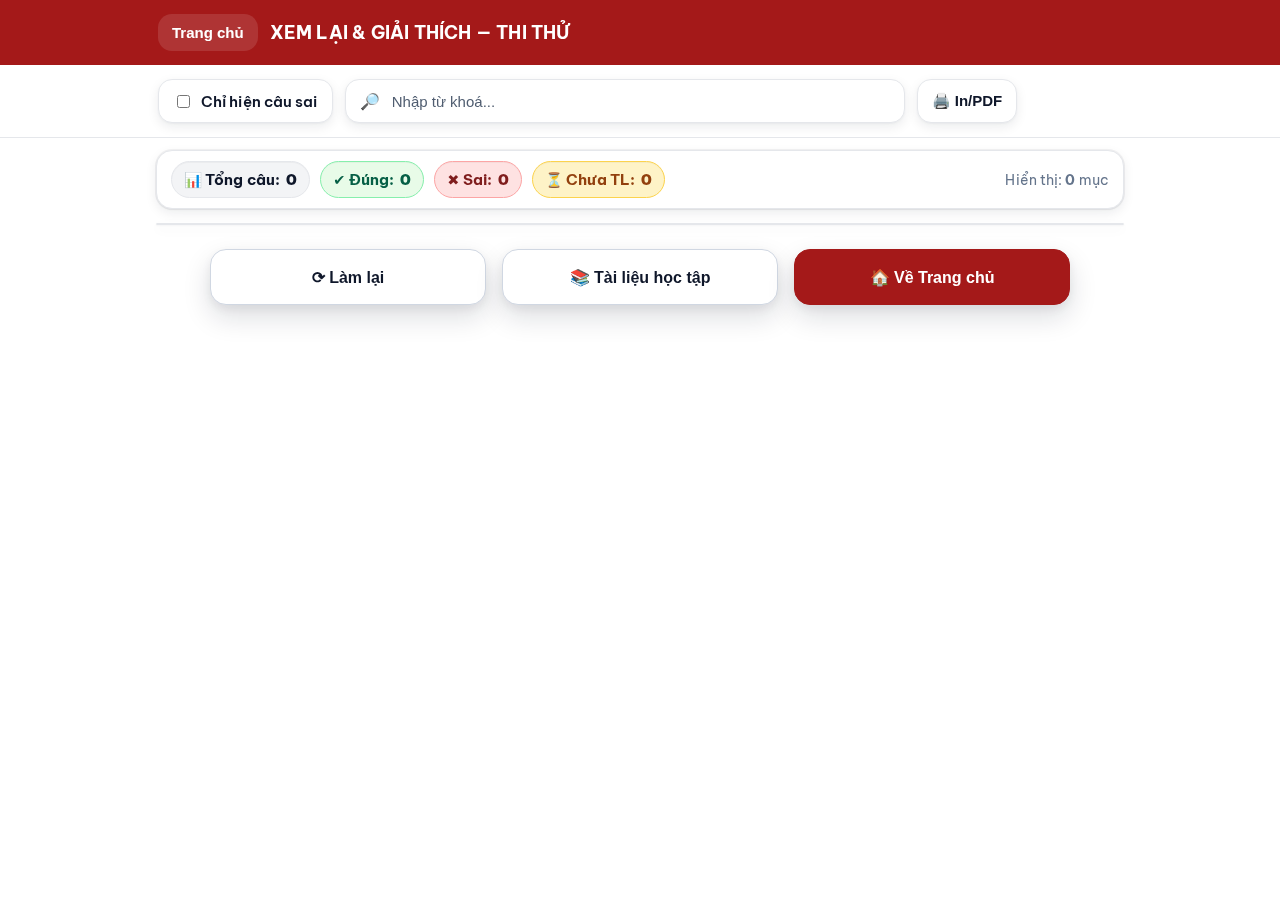
<file: pwa-ctct---V5/review-try.html>
<!doctype html>
<html lang="vi">
<head>
  <meta charset="utf-8" />
  <meta name="viewport" content="width=device-width, initial-scale=1" />
  <title>Xem lại & Giải thích — Thi thử</title>

  <!-- 1. Global trước -->
  <link rel="stylesheet" href="css/style.css">
  <!-- 2. Review UI sau để ghi đè -->
  <link rel="stylesheet" href="css/review-polish.css">
</head>
<body data-page="try">
  <!-- Header + Toolbar + Pills + List như trang review chuẩn của mình -->
  <header class="hdr">
    <div class="container hdr__inner">
      <button class="hdr__back" onclick="history.back()">Trang chủ</button>
      <h1 class="hdr__title">XEM LẠI &amp; GIẢI THÍCH — THI THỬ</h1>
    </div>
  </header>

  <div class="bar">
    <div class="container bar__inner">
      <label class="chip"><input type="checkbox" id="onlyWrong"> Chỉ hiện câu sai</label>
      <div class="search"><span aria-hidden>🔎</span><input id="searchBox" placeholder="Nhập từ khoá..."></div>
      <button class="btn" id="printBtn">🖨️ In/PDF</button>
    </div>
  </div>

  <section class="container">
    <div class="pills">
      <span class="pill">📊 Tổng câu: <b id="stTotal">0</b></span>
      <span class="pill ok">✔ Đúng: <b id="stOk">0</b></span>
      <span class="pill bad">✖ Sai: <b id="stBad">0</b></span>
      <span class="pill skip">⏳ Chưa TL: <b id="stSkip">0</b></span>
      <span class="spacer">Hiển thị: <b id="stShown">0</b> mục</span>
    </div>
  </section>

  <main class="container">
    <div class="list" id="reviewList"></div>
  </main>

 <nav class="container nav-actions" id="navActions">
  <a class="sr-only" href="quiz.html">Làm lại</a>
  <button class="btn btn--ghost"   data-href="quiz.html"      type="button">⟳ Làm lại</button>

  <a class="sr-only" href="materials.html">Tài liệu</a>
  <button class="btn btn--ghost"   data-href="materials.html" type="button">📚 Tài liệu học tập</button>

  <a class="sr-only" href="index.html">Trang chủ</a>
  <button class="btn btn--primary" data-href="index.html"     type="button">🏠 Về Trang chủ</button>
  </nav>

  <style>
  .sr-only{position:absolute;left:-9999px;top:auto;width:1px;height:1px;overflow:hidden;}
  </style>

  <script>
  const base = ''; // '../' nếu cần
  document.getElementById('navActions')?.addEventListener('click', (e)=>{
    const btn = e.target.closest('button[data-href]');
    if(!btn) return;
    const url = btn.getAttribute('data-href');
    if(url) window.location.href = base + url;
  });
  </script>

  <!-- (tuỳ chọn) cấu hình route nếu cần đổi đường dẫn scr/src -->
  <script>
    window.REVIEW_ROUTES = {
      home: 'index.html',
      materials: 'materials.html',
      againByPage: { try: 'quiz.html' } // đổi thành ../src/... nếu đúng
    };
  </script>
  <script src="js/review-core.js"></script>
  <button id="toTop" class="to-top" aria-label="Lên đầu trang" title="Lên đầu"
        onclick="window.scrollTo({top:0, behavior:'smooth'})">
  ⬆ Lên đầu
</button>
</body>
</html>
</file>
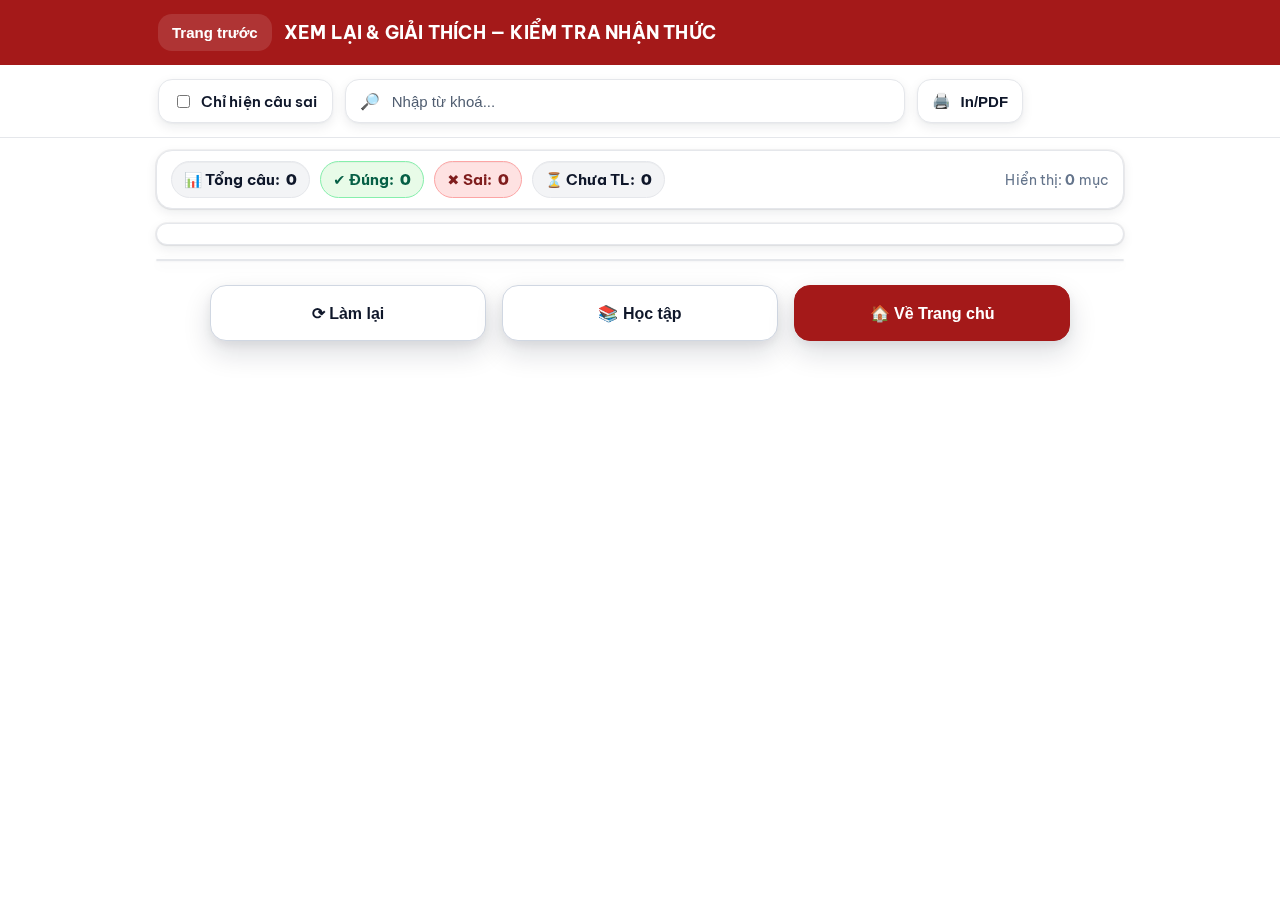
<file: pwa-ctct---V5/review.html>
<!doctype html>
<html lang="vi">
<head>
  <meta charset="utf-8"/>
  <meta name="viewport" content="width=device-width, initial-scale=1"/>
  <title>Xem lại & Giải thích — Kiểm tra nhận thức</title>

  <!-- PWA manifest (nếu có) -->
  <link rel="manifest" href="manifest.webmanifest" />
  <!-- Global styles -->
  <link rel="stylesheet" href="css/style.css">

  <!-- UI chung đã gộp -->
  <link rel="stylesheet" href="css/review-polish.css" />

</head>
<body data-page="ktnt">
  <!-- Header chuẩn -->
  <header class="hdr">
    <div class="container hdr__inner">
      <button class="hdr__back" onclick="history.back()">Trang trước</button>
      <h1 class="hdr__title">XEM LẠI & GIẢI THÍCH — KIỂM TRA NHẬN THỨC</h1>
    </div>
  </header>

  <!-- Toolbar: 3 control trên 1 hàng -->
  <div class="bar">
    <div class="container bar__inner">
      <label class="chip"><input id="onlyWrong" type="checkbox" /> Chỉ hiện câu sai</label>
      <div class="search">
        <span aria-hidden="true">🔎</span>
        <input id="searchBox" type="search" placeholder="Nhập từ khoá..." />
      </div>
      <button id="printBtn" class="btn" title="In hoặc xuất PDF">🖨️ <span class="label">In/PDF</span></button>
    </div>
  </div>

  <!-- Stats pills -->
  <section class="container">
    <div class="pills">
      <span class="pill">📊 Tổng câu: <b id="stTotal">0</b></span>
      <span class="pill ok">✔ Đúng: <b id="stOk">0</b></span>
      <span class="pill bad">✖ Sai: <b id="stBad">0</b></span>
      <span class="pill">⏳ Chưa TL: <b id="stSkip">0</b></span>
      <span class="spacer">Hiển thị: <b id="stShown">0</b> mục</span>
    </div>
  </section>

  <!-- Meta pills (từ pack) -->
  <section class="container">
    <div class="pills" id="reviewMeta"></div>
  </section>

  <!-- Danh sách câu hỏi -->
  <main class="container">
    <div class="list" id="reviewList"><!-- Sẽ được render/normalize bởi review-core.js --></div>
  </main>

  <!-- Nút điều hướng cuối trang -->
  <nav class="container nav-actions" id="navActions">
  <a class="sr-only" href="lambai.html">Làm lại</a>
  <button class="btn btn--ghost"   data-href="exam.html"      type="button">⟳ Làm lại</button>

  <a class="sr-only" href="Hoctap.html">Tài liệu</a>
  <button class="btn btn--ghost"   data-href="Hoctap.html" type="button">📚 Học tập </button>

  <a class="sr-only" href="index.html">Trang chủ</a>
  <button class="btn btn--primary" data-href="index.html"     type="button">🏠 Về Trang chủ</button>
  </nav>

  <style>
  .sr-only{position:absolute;left:-9999px;top:auto;width:1px;height:1px;overflow:hidden;}
  </style>

  <script>
  const base = ''; // '../' nếu cần
  document.getElementById('navActions')?.addEventListener('click', (e)=>{
    const btn = e.target.closest('button[data-href]');
    if(!btn) return;
    const url = btn.getAttribute('data-href');
    if(url) window.location.href = base + url;
  });
  </script>
  <!-- Nút lên đầu trang -->
  <button class="to-top" id="toTop" onclick="window.scrollTo({top:0,behavior:'smooth'})">⬆ Lên đầu</button>

  <!-- Core đã gộp: render + normalize + controls + nav -->
  <script src="js/review-core.js"></script>

  <!-- (Tùy chọn) Nếu muốn ép dùng key cũ cho trang này, bật 2 dòng dưới:
  <script>
    CTCT_REVIEW.renderReview('reviewList', 'ctct_last_result_for_review');
    CTCT_REVIEW.bindControls({ listSelector: '#reviewList' });
  </script>
  -->
</body>
</html>
</file>
<file: pwa-ctct---V5/css/style.css>
/* ===== Fonts: Be Vietnam Pro (global) ===== */
@import url('https://fonts.googleapis.com/css2?family=Be+Vietnam+Pro:wght@400;500;600;700&display=swap');

/* ===== Toàn site: nền gradient đồng bộ ===== */
html, body{
  margin:0; padding:0; min-height:100vh;
  font-family: "Be Vietnam Pro", system-ui, -apple-system, "Segoe UI",
               Roboto, Helvetica, Arial, sans-serif;
  -webkit-font-smoothing: antialiased;
  -moz-osx-font-smoothing: grayscale;
  text-rendering: optimizeLegibility;
  letter-spacing: .1px;
  background: linear-gradient(180deg, #8B1616 0%, #A41919 60%, #B93E1E 85%, #FFD966 100%);
  color:#fff;
}

/* ==== Biến màu dùng chung (bổ sung để đồng bộ với các trang review) ==== */
:root{
  --ok-green:#19a307;   /* Đúng */
  --ok-green-100:#DCFCE7;
}

/* ===== Trang chủ: overlay ảnh + gradient ===== */
body.home{
  background: linear-gradient(
      135deg,
      rgba(220, 40, 40, 0.65),
      rgba(180, 20, 20, 0.65)
    ),
    url("assets/bg-desktop.png") no-repeat center/cover;
  background-attachment: fixed;
}

/* ===== HERO căn giữa toàn khối ===== */
.hero {
  min-height: calc(100vh - 90px);
  display: flex;
  flex-direction: column;
  justify-content: center;
  align-items: center;
  text-align: center;
  padding: 32px 16px;
  transform: translateY(-30px);
}
.hero__container{
  width: 100%;
  max-width: 1100px;
  margin: 0 auto;
  padding: 0 24px;
}
.hero__container h1{
  margin: 0 0 18px;
  font-size: clamp(48px, 8vw, 96px);
  font-weight: 700;
}
.hero__container p{
  margin: 0 auto 28px;
  max-width: 740px;
  font-size: clamp(15px, 2.4vw, 19px);
  line-height: 1.6;
  opacity: .95;
}
.hero__actions{
  display: flex;
  gap: 18px;
  justify-content: center;
  flex-wrap: wrap;
}

/* ===== Nút ghost ===== */
.btn-ghost{
  font-size: 18px;
  padding: 14px 32px;
  border-radius: 30px;
  font-weight: 600;
  text-decoration: none;
  display: inline-block;
  transition: transform .2s ease, background .25s ease, color .25s ease, box-shadow .25s ease;
  background: transparent;
  color: #fff;
  border: 2px solid transparent;
  cursor: pointer;
}
.btn-ghost:hover{
  background: #fff;
  color: #A41919;
  border-color: #fff;
  transform: translateY(-1px);
  box-shadow: 0 10px 24px rgba(0,0,0,.18);
}
.btn-ghost:active{
  transform: translateY(0);
  box-shadow: 0 6px 16px rgba(0,0,0,.16);
}
.btn-ghost:focus-visible{
  outline: 3px solid rgba(255,217,102,.9);
  outline-offset: 3px;
  border-radius: 32px;
}

/* (Tùy chọn) nếu còn dùng .btn-primary/.btn-outline */
.btn-primary, .btn-outline{
  font-size: 18px;
  padding: 14px 32px;
  border-radius: 30px;
  font-weight: 700;
  text-decoration: none;
  display: inline-block;
  transition: all .2s ease;
  cursor: pointer;
}
.btn-primary{ background:#fff; color:#A41919; border:none; }
.btn-primary:hover{ background:#FFD966; color:#111; }
.btn-outline{ background:transparent; color:#fff; border:2px solid #fff; }
.btn-outline:hover{ background:rgba(255,255,255,.2); color:#FFD966; border-color:#FFD966; }

/* Mobile tweak */
@media (max-width:480px){
  .hero{ min-height:calc(100dvh - 0px); }
}

/* ===== NAV QUIZ PAGE ===== */
.page-quiz .nav__links a {
  color: #fff;
  font-weight: 600;
  text-decoration: none;
  transition: all .2s ease;
}
.page-quiz .nav__links a:hover {
  color: #FFD966;
  transform: scale(1.05);
}
.page-quiz .nav__links a.is-active {
  color: #FFD966;
  position: relative;
}
.page-quiz .nav__links a.is-active::after {
  content:""; position:absolute;
  left:0; right:0; bottom:-6px;
  height:3px; background:#FFD966;
  border-radius:999px;
}

/* ===== START BUTTON ===== */
#startCard .btn-primary {
  background: #A41919;
  color: #fff;
  font-size: 20px;
  font-weight: 800;
  padding: 16px 36px;
  border-radius: 32px;
  transition: all .25s ease;
}
#startCard .btn-primary:hover {
  background: #FFD966;
  color: #111;
  transform: translateY(-2px);
  box-shadow: 0 6px 18px rgba(0,0,0,.25);
}

/* ============ Trợ lý AI — Khay góc phải (FINAL) ============ */
.ai-fab{
  position: fixed;
  right: 20px;
  bottom: 20px;
  display: inline-flex;
  align-items: center;
  gap: 8px;
  padding: 10px 14px;
  border-radius: 999px;
  border: 1px solid rgba(0,0,0,.08);
  background: #ffd966;
  color: #111;
  font-weight: 800;
  line-height: 1;
  cursor: pointer;
  box-shadow: 0 8px 24px rgba(0,0,0,.18);
  width: auto;
  z-index: 1100;
}
.ai-fab[hidden]{ display:none !important; }
.ai-fab:focus-visible{
  outline: 3px solid rgba(255,217,102,.9);
  outline-offset: 2px;
}

/* Khay chat */
.ai-tray[hidden]{ display:none !important; }
.ai-tray{ position: fixed; right: 20px; bottom: 20px; z-index: 1200; }

.ai-tray__panel{
  width: min(380px, 92vw);
  height: min(520px, 70vh);
  background: #fff; color: #111;
  border-radius: 14px;
  box-shadow: 0 20px 60px rgba(0,0,0,.35);
  overflow: hidden;
  display: flex; flex-direction: column;
  border: 1px solid rgba(0,0,0,.08);
  transform: translateY(12px); opacity: 0;
  transition: .18s ease;
}
.ai-tray:not([hidden]) .ai-tray__panel{ transform: none; opacity: 1; }

.ai-tray__head{
  background: #ffd966;
  padding: 10px 12px;
  display:flex; align-items:center; justify-content:space-between;
  border-bottom:1px solid rgba(0,0,0,.06);
}
.ai-head-actions{ display:flex; align-items:center; gap:8px; }
.ai-head-btn{
  width:28px; height:28px;
  display:grid; place-items:center;
  border:1px solid rgba(0,0,0,.10);
  border-radius:8px;
  background:#fff; color:#333;
  line-height:1; cursor:pointer;
}
.ai-head-btn:hover{ background:#f6f6f6; }
.ai-head-btn:focus-visible{
  outline: 2px solid #111;
  outline-offset: 2px;
}

.ai-tray__messages{
  flex: 1; overflow-y:auto; padding: 10px;
  display:flex; flex-direction:column; gap:8px; background:#f7f7f8;
  font-size: 15px;
  overscroll-behavior: contain;
}
.msg{ max-width:88%; padding:8px 12px; border-radius:12px; line-height:1.4; border:1px solid rgba(0,0,0,.06); }
.msg.bot{ align-self:flex-start; background:#fff; }
.msg.user{ align-self:flex-end;   background:#e6f2ff; }

/* Form */
.ai-tray__form{
  display:flex; gap:8px; padding:10px;
  background:#fff; border-top:1px solid #eee;
}
.ai-tray__form input{
  flex:1; padding:10px 12px;
  border-radius:999px; border:1px solid #ddd; outline:none;
  font-size: 15px;
}
.ai-tray__form input::placeholder{ color:#777; }
.ai-tray__form button{
  padding:10px 14px; border-radius:999px; border:0;
  background:#ffd966; color:#111; font-weight:800; cursor:pointer;
}
.ai-tray__form button:focus-visible{
  outline: 3px solid rgba(255,217,102,.9);
  outline-offset: 2px;
}

/* Giảm chuyển động */
@media (prefers-reduced-motion: reduce){
  .ai-tray__panel{ transition: none; }
}

/* Mobile */
@media (max-width: 480px){
  .ai-tray__panel{ width: 96vw; height: 75vh; }
  .msg{ max-width: 92%; }
}

/* căn đều phần câu hỏi & đáp án ở UI */
#qText, .opt-text, .explanation { text-align: justify; }

/* chi tiết bảng xem lại nếu dùng bảng text */
.review-question { text-align: justify; }

/* ===== Đồng bộ với trang Review: màu Đúng xanh lá ===== */
.judge.ok{ color: var(--ok-green); }
.pill.ok{ background: var(--ok-green-100); color:#064E3B; } /* text xanh đậm hơn trên nền nhạt */

/* ===== PTKV3 NAV • Layout 3 cột cân đối (brand | menu | actions) ===== */
@media (min-width: 1025px){
  header.nav .nav__inner{
    display: grid !important;
    grid-template-columns: auto 1fr auto;  /* brand | links | actions */
    align-items: center !important;
    gap: 22px !important;
    max-width: 1180px !important;
    margin: 0 auto !important;
    padding: 10px 16px !important;
  }

  /* Brand trái */
  header.nav .brand{
    justify-self: start !important;
    font-weight: 800;
  }

  /* Menu giữa – căn đúng trung tâm, khoảng cách đều */
  header.nav .nav__links{
    justify-self: center !important;
    display: flex !important;
    align-items: center !important;
    justify-content: center !important;
    gap: 28px !important;
    margin: 0 !important;           /* xoá margin cũ gây lệch */
  }

  /* Cụm hành động phải (chip user / nút auth) */
  header.nav .nav__actions{
    justify-self: end !important;
    display: flex !important;
    align-items: center !important;
    gap: 12px !important;
    margin: 0 !important;           /* không đẩy xa khỏi menu */
  }

  /* Nút auth: sắc, gọn, đồng bộ chiều cao item */
  .btn-auth{
    height: 34px !important;
    padding: 6px 14px !important;
    border-radius: 999px !important;
    border: 1px solid rgba(255,255,255,.24) !important;
    background: rgba(255,255,255,.12) !important;
    color: #fff !important;
    font-weight: 700 !important;
    font-size: 14.5px !important;
    line-height: 1 !important;
    display: inline-flex !important;
    align-items: center !important;
    justify-content: center !important;
    box-shadow: 0 4px 14px rgba(0,0,0,.12) !important;
    transition: background .2s, box-shadow .2s, transform .06s !important;
  }
  .btn-auth:hover{
    background: rgba(255,255,255,.18) !important;
    box-shadow: 0 6px 18px rgba(0,0,0,.16) !important;
    transform: translateY(-1px);
  }
  .btn-auth--primary{
    background: linear-gradient(180deg,#FFE68A,#FFD04D) !important;
    color: #111 !important;
    border: none !important;
    box-shadow: 0 6px 16px rgba(0,0,0,.18) !important;
  }
  .btn-auth--primary:hover{ filter: brightness(1.03); }

  /* Link menu: hover tinh tế */
  header.nav .nav__links a{
    transition: color .18s, transform .12s;
  }
  header.nav .nav__links a:hover{
    color: #FFD966;
    transform: translateY(-1px);
  }
}

/* Nếu đã đăng nhập và dùng user-chip + dropdown, vẫn giữ style đẹp */
@media (min-width:1025px){
  .user-chip{
    display: inline-flex; align-items:center; gap:8px;
    padding: 4px 10px; border-radius: 999px;
    background: rgba(255,255,255,.14);
    border: 1px solid rgba(255,255,255,.18);
    color:#fff; font-weight:700; cursor:pointer;
    transition: background .2s, box-shadow .2s;
  }
  .user-chip:hover{ background: rgba(255,255,255,.22); box-shadow: 0 6px 16px rgba(0,0,0,.18); }
  .chip-avatar{ width:24px; height:24px; border-radius:50%; background:#FFD966; color:#8B1616; display:flex; align-items:center; justify-content:center; font-weight:800; font-size:13px; }
  .chip-name{ max-width:140px; white-space:nowrap; overflow:hidden; text-overflow:ellipsis; }
}
</file>
<file: pwa-ctct---V5/css/materials.plus.css>
/* ==========================================================================
   PTKV3 – materials.plus.css (FINAL)
   Scope: chỉ áp dụng cho trang materials.html
   Không thay đổi font, chỉ nâng cấp UI theo namespace .mp-*
   ========================================================================== */

:root{
  --mp-brand: #A41919;
  --mp-brand-600: #8B1616;
  --mp-bg: #f6f7fb;
  --mp-card: #fff;
  --mp-text: #111827;
  --mp-muted: #6b7280;
  --mp-border: #e5e7eb;
  --mp-gold: #FFD966;
}

/* ============ Utility (không đụng style chung của site) ============ */
.mp-hidden{ display:none !important; }
.mp-sr{ position:absolute !important; width:1px;height:1px;overflow:hidden;clip:rect(0 0 0 0);clip-path:inset(50%);white-space:nowrap;border:0;padding:0;margin:-1px; }

/* ========= Block: Hero News Carousel (progressive enhancement) ======== */
#newsBlock{ position: relative; }
.mp-hero{
  position: relative;
  overflow: hidden;
  border-radius: 14px;
  background: var(--mp-card);
  border: 1px solid var(--mp-border);
}
@media (max-width: 640px){ .mp-hero{ border-radius: 12px; } }

.mp-track{
  display: grid;
  grid-auto-flow: column;
  grid-auto-columns: 85%;
  gap: 14px;
  padding: 10px;
  scroll-snap-type: x mandatory;
  overflow-x: auto;
  overscroll-behavior-x: contain;
  -webkit-overflow-scrolling: touch;
}
@media (min-width: 900px){
  .mp-track{ grid-auto-columns: 32%; }
}

.mp-slide{
  scroll-snap-align: start;
  background: #fff;
  border: 1px solid var(--mp-border);
  border-radius: 12px;
  overflow: hidden;
  position: relative;
  display: grid;
  grid-template-columns: 112px 1fr;
  gap: 10px;
}
.mp-slide .news__thumb{ width:112px;height:86px; object-fit:cover; display:block; background:#f3f4f6; }
.mp-slide .news__info{ padding: 8px 10px 10px 0; display:flex;flex-direction:column; }
.mp-slide .news__titlelink{ font-weight:800; line-height:1.28; margin:0 0 6px; font-size:15px; color:var(--mp-text); }
.mp-slide .news__titlelink:hover{ text-decoration: underline; }
.mp-slide .news__meta{ margin-top:auto; font-size:12px; color:#64748b; display:flex; gap:10px; }

.mp-dots{
  display:flex; gap:8px; justify-content:center; align-items:center;
  padding: 8px 0 10px;
}
.mp-dot{
  width:8px; height:8px; border-radius:999px;
  background:#e5e7eb; cursor:pointer; border:none;
}
.mp-dot[aria-current="true"]{ background: var(--mp-brand); }

/* ========= Block: Tools row (spacing tinh gọn) ========= */
.tools{ row-gap:10px; }
.tools .btn{
  background: var(--mp-brand);
  border:none;
}
.tools .btn:hover{ background: var(--mp-brand-600); }

/* ========= Block: Cards Grid (materials) ========= */
.topic{ margin:18px 0; }
.topic__head{
  display:flex; justify-content:space-between; align-items:center;
  padding:10px 12px; background:var(--mp-card);
  border:1px solid var(--mp-border); border-radius:12px;
}
.topic__title{ margin:0; font-size:18px; font-weight:900; color:var(--mp-text); }

.grid{
  display:grid; gap:14px; grid-template-columns:repeat(2,1fr);
}
@media (max-width:980px){ .grid{ grid-template-columns:1fr; } }

.card{
  background: var(--mp-card);
  border:1px solid var(--mp-border);
  border-radius:16px;
  box-shadow:0 2px 10px rgba(0,0,0,.05);
  padding:14px; display:flex; gap:12px;
}
.card .ico{ width:56px;height:56px;border-radius:12px;border:1px solid var(--mp-border); display:flex;align-items:center;justify-content:center;font-size:24px; }
.card .title{ margin:0 0 4px; font-weight:800; line-height:1.35; color:var(--mp-text); }
.card .meta{ margin:0 0 8px; color:var(--mp-muted); font-size:13px; }
.card .actions{ display:flex; gap:8px; flex-wrap:wrap; }
.card .btn{ padding:10px 16px; border-radius:12px; border:none; background:var(--mp-brand); color:#fff; font-weight:800; }
.card .btn:hover{ background:var(--mp-brand-600); }
.card .btn-ghost{ padding:9px 12px; border-radius:10px; border:1px solid var(--mp-border); background:#fff; font-weight:700; }
.card .btn-ghost:hover{ box-shadow:0 2px 6px rgba(0,0,0,.08); }

/* ========= “Back to top” nhỏ gọn ========= */
.mp-backtop{
  position: fixed; right: 18px; bottom: 18px; z-index: 30;
  width: 42px; height: 42px; border-radius: 999px;
  background: var(--mp-brand); color: #fff; border: none; cursor: pointer;
  display: none; align-items: center; justify-content: center;
  box-shadow: 0 8px 22px rgba(164,25,25,.25);
}
.mp-backtop.show{ display:flex; }
.mp-backtop:active{ transform: translateY(1px); }

/* ========= Nút nhảy mục (nếu dùng) ========= */
.mp-anchor-btn{
  appearance:none; border:1px solid var(--mp-border);
  background:#fff; color:var(--mp-text); padding:8px 12px; border-radius:10px; font-weight:700;
}
.mp-anchor-btn:hover{ box-shadow:0 2px 6px rgba(0,0,0,.08); }

/* ========= Tinh chỉnh nhỏ cho news block khi có hero ========= */
#newsGrid.mp-as-hero{ display:none; }
</file>
<file: pwa-ctct---V5/css/review-polish.css>
/* ===========================================
   review-polish.css — UI trang Xem lại & Giải thích
   (Header • Toolbar • Stats • List • Explain • Nav • Print)
   =========================================== */

/* ----- Biến màu chung ----- */
:root{
  --brand:#A41919;
  --text:#0F172A;
  --bg:#F6F7FB;
  --card:#FFFFFF;
  --border:#E5E7EB;
  --muted:#475569;

  --ok-green:#2daf0c;     /* Đúng (emerald-600) */
  --ok-green-100:#DCFCE7; /* Nền nhạt cho pill Đúng */
  --bad:#B42318;          /* Sai */
  --warn:#D97706;         /* Chưa trả lời (cam) */

  --pill:#F3F4F6;
}

/* ----- Reset cơ bản / container ----- */
*{ box-sizing:border-box }
html,body{ color:var(--text) }
.container{ max-width:1000px; margin:0 auto }

/* ===== Header ===== */
.hdr{
  position:sticky; top:0; z-index:40;
  background:var(--brand); color:#fff;
}
.hdr__inner{
  display:flex; align-items:center; gap:12px;
  padding:14px 18px;
}
.hdr__back{
  background:rgba(255,255,255,.12);
  border:0; color:#fff;
  padding:10px 14px;
  border-radius:14px; font-size:15px; font-weight:600;
  cursor:pointer;
}
.hdr__back:hover{ background:rgba(255,255,255,.18) }
.hdr__title{ font-size:18px; font-weight:700; margin:0; letter-spacing:.2px }

/* ===== Toolbar ===== */
.bar{
  position:sticky; top:56px; z-index:30;
  background:rgba(255,255,255,.92);
  backdrop-filter:saturate(120%) blur(6px);
  border-bottom:1px solid var(--border);
}
.bar__inner{ display:flex; gap:10px; align-items:center; padding:14px 18px }

.chip{
  display:flex; align-items:center; gap:8px;
  border:1px solid var(--border); background:#fff;
  padding:10px 14px; border-radius:14px;
  white-space:nowrap; font-size:15px; font-weight:600;
}
.search{
  display:flex; align-items:center; gap:10px;
  border:1px solid var(--border); background:#fff;
  padding:10px 14px; border-radius:14px;
  min-width:220px; flex:1 1 42%; max-width:560px;
}
@media (min-width:768px){ .search{ max-width:560px } }
.search input{
  border:0; outline:0; width:100%;
  font-size:15px; color:var(--text);
}
.search input::placeholder{ color:var(--muted); opacity:.95 }

.btn{
  border:1px solid var(--border); background:#fff;
  padding:10px 14px; border-radius:14px;
  font-size:15px; font-weight:600;
  display:inline-flex; align-items:center; gap:8px;
  min-height:44px; cursor:pointer;
}
.btn:hover{ background:#F9FAFB }

/* Focus ring đồng nhất */
.search:focus-within,
.chip:has(input:focus),
.btn:focus-visible{
  outline:2px solid rgba(164,25,25,.25);
  outline-offset:2px;
}

/* ===== Pills thống kê ===== */
.pills{
  display:flex; flex-wrap:wrap; align-items:center; gap:10px;
  border:1px solid var(--border); background:#fff;
  padding:10px 14px; border-radius:14px; margin:12px 16px 14px;
}
.pill{
  display:inline-flex; align-items:center; gap:6px;
  background:var(--pill); padding:8px 12px; border-radius:999px;
  font-size:14.5px; font-weight:600;
}
.pill.ok{ background:var(--ok-green-100); color:#064E3B }
.pill.bad{ background:#FEE2E2; color:#7F1D1D }
.pills .spacer{ margin-left:auto; font-size:13.5px; color:var(--muted) }

/* ===== Danh sách câu hỏi ===== */
.list{
  border:1px solid var(--border); background:#fff; border-radius:18px; overflow:hidden;
  margin:0 16px 24px;
  box-shadow:0 8px 20px rgba(17,24,39,.05);
}
.row{ padding:22px }
@media (min-width:768px){ .row{ padding:26px } }
.row + .row{ border-top:1px solid var(--border) }

.q{ font-weight:700; font-size:17px; margin:0 0 10px }

/* Dòng kết quả */
.judge{ margin:10px 0 12px; font-size:15px; font-weight:600 }
.judge.ok  { color:var(--ok-green) }
.judge.bad { color:var(--bad) }
.judge.skip{ color:var(--warn) }

/* Đáp án trong dòng kết quả */
.ans{ font-weight:800; letter-spacing:.2px }
/* Màu theo trạng thái dòng (ghi đè mạnh để đồng bộ cả câu) */
.judge.ok  .ans{ color:var(--ok-green) !important }
.judge.bad .ans{ color:var(--bad)      !important }
.judge.skip .ans{ color:var(--warn)     !important }

/* Hộp Giải thích */
.exp{
  border:1px solid var(--border); background:#F8FAFC;
  border-radius:14px; padding:14px 16px; font-size:15px;
  position:relative;
}
.exp b{ font-weight:700 }
.exp::before{
  content:"💡";
  position:absolute; left:12px; top:-6px; font-size:18px;
}

/* ===== Nút điều hướng cuối trang — căn giữa, nút nổi ===== */
.container.nav-actions{
  display:grid !important;
  grid-template-columns: repeat(3, minmax(200px, 1fr));
  gap:16px;
  max-width:860px;
  margin:24px auto 48px;   /* căn giữa */
}
.container.nav-actions .btn{
  height:56px;
  border-radius:16px;
  font-size:16px; font-weight:700;
  display:inline-flex; align-items:center; justify-content:center; gap:10px;
  box-shadow:0 10px 24px rgba(17,24,39,.08), 0 1px 2px rgba(17,24,39,.04);
  transform:translateY(0);
  transition: transform .15s ease, box-shadow .15s ease, filter .15s ease;
}
.container.nav-actions .btn:hover{
  transform:translateY(-2px);
  box-shadow:0 16px 32px rgba(17,24,39,.12), 0 4px 8px rgba(17,24,39,.06);
}
.container.nav-actions .btn--ghost{
  background:#fff; border:1px solid var(--border); color:var(--text)
}
.container.nav-actions .btn--primary{
  background:var(--brand); color:#fff; border:1px solid var(--brand)
}
.container.nav-actions .btn > i,
.container.nav-actions .btn > span.emoji{ font-size:18px; line-height:1 }

@media (max-width:900px){
  .container.nav-actions{
    grid-template-columns: repeat(2, minmax(0, 1fr));
    max-width:680px;
  }
}
@media (max-width:560px){
  .container.nav-actions{
    grid-template-columns:1fr;
    max-width:520px; gap:12px;
    margin:20px auto 36px;
  }
  .container.nav-actions .btn{ height:54px }
}

/* ===== Nút lên đầu ===== */
.to-top{
  position:fixed; right:16px; bottom:16px;
  border:1px solid #D1D5DB; background:#fff; border-radius:999px;
  padding:10px 14px; font-size:14px;
  box-shadow:0 6px 16px rgba(0,0,0,.08); display:none
}

/* ===== Mobile spacing ===== */
@media (max-width:420px){
  .hdr__inner{ padding:10px 12px }
  .bar__inner{ padding:10px 12px; gap:8px }
  .pills{ margin:10px 12px }
  .list{ margin:0 12px 20px }
  .nav-actions{ margin:10px 12px 24px }
}

/* ===== In ấn/PDF ===== */
@media print{
  .hdr,.bar,.to-top,.nav-actions{ display:none !important }
  body{ background:#fff }
  .list{ margin:0; border:0; box-shadow:none }
  .row{ page-break-inside:avoid }
}

/* ===== RESET THEME cho các trang REVIEW (đè style.css) ===== */
body[data-page="ktnt"],
body[data-page="practice"],
body[data-page="try"]{
  background: var(--bg) !important;   /* nền xám nhạt chuẩn review */
  color: var(--text) !important;      /* chữ tối chuẩn review */
}

/* Giữ header của review theo brand */
body[data-page] .hdr{
  background: var(--brand) !important;
  color:#fff !important;
}

/* Form & card về tông sáng (phòng khi inherit trắng/đỏ từ global) */
body[data-page] .list,
body[data-page] .pills,
body[data-page] .chip,
body[data-page] .search,
body[data-page] .btn{
  background:#fff;
  color: var(--text);
}

/* Ẩn dropdown “Giải thích — Tự động” nếu template cũ còn ở đó */
body[data-page] #explainMode,
body[data-page] #expMode{
  display:none !important;
}

/* ================================
   WHITE PAGE MODE — Review pages
   Làm nổi các nút & box trên nền trắng
   ================================ */

/* 1) Ép nền trang review trắng + chữ tối */
body[data-page="ktnt"],
body[data-page="practice"],
body[data-page="try"]{
  background:#fff !important;
  color:var(--text) !important;
}

/* 2) Shadow token dùng chung */
:root{
  --shadow-sm: 0 4px 10px rgba(17,24,39,.06), 0 1px 2px rgba(17,24,39,.03);
  --shadow-md: 0 10px 24px rgba(17,24,39,.10), 0 2px 6px rgba(17,24,39,.05);
}

/* 3) Cards câu hỏi: viền rõ + bóng nhẹ để tách khỏi nền trắng */
.list{
  background:#fff;
  border:1px solid var(--border);
  box-shadow: var(--shadow-sm);
  border-radius:18px;
}

/* 4) Pills thống kê: nổi hơn, đọc rõ trên nền trắng */
.pills{
  background:#fff;
  border:1px solid var(--border);
  box-shadow: var(--shadow-sm);
  border-radius:14px;
}

/* 5) Ô tìm kiếm & chip: tăng độ nổi và viền */
.search,
.chip{
  background:#fff;
  border:1px solid var(--border);
  box-shadow: var(--shadow-sm);
  border-radius:14px;
}

/* 6) Nút bấm: nổi khối, hover nhô nhẹ — hợp nền trắng */
.btn{
  background:#fff;
  border:1px solid var(--border);
  box-shadow: var(--shadow-sm);
  border-radius:14px;
  transition: transform .15s ease, box-shadow .15s ease, background .15s ease;
}
.btn:hover{
  transform: translateY(-1px);
  box-shadow: var(--shadow-md);
  background:#F9FAFB;
}

/* 7) CTA chính (màu đỏ) nổi mạnh hơn một nấc */
.btn--primary{
  background: var(--brand);
  color:#fff;
  border:1px solid var(--brand);
  box-shadow: var(--shadow-md);
}
.btn--primary:hover{
  filter: brightness(.98);
  transform: translateY(-1px);
  box-shadow: 0 14px 32px rgba(164,25,25,.25), 0 3px 8px rgba(0,0,0,.06);
}

/* 8) Hộp Giải thích: nền xanh nhạt + viền rõ + gờ nhẹ */
.exp{
  background:#F8FAFC;
  border:1px solid #E2E8F0;        /* hơi đậm để rõ trên nền trắng */
  box-shadow: var(--shadow-sm);
  border-radius:14px;
  position:relative;
}
.exp::before{
  /* icon đã có, chỉ chắc chắn nổi trên nền trắng */
  filter: drop-shadow(0 1px 0 rgba(0,0,0,.04));
}

/* 9) Cụm nút cuối trang: căn giữa & nổi trên nền trắng */
.container.nav-actions{
  display:grid !important;
  grid-template-columns: repeat(3, minmax(200px, 1fr));
  gap:16px;
  max-width:860px;
  margin:24px auto 48px;
}
.container.nav-actions .btn{
  height:56px;
  font-size:16px; font-weight:700;
  border-radius:16px;
  box-shadow: var(--shadow-md);
}
@media (max-width:900px){
  .container.nav-actions{ grid-template-columns: repeat(2, minmax(0,1fr)); }
}
@media (max-width:560px){
  .container.nav-actions{ grid-template-columns: 1fr; gap:12px; }
  .container.nav-actions .btn{ height:54px; }
}

/* 10) Nút “Lên đầu”: rõ ràng trên nền trắng */
.to-top{
  background:#fff;
  color:var(--text);
  border:1px solid #D1D5DB;
  box-shadow: var(--shadow-md);
  border-radius:999px;
}
.to-top:hover{
  transform: translateY(-1px);
  box-shadow: 0 14px 32px rgba(17,24,39,.12), 0 3px 8px rgba(0,0,0,.06);
}

/* 11) Focus ring: dễ thấy trên nền trắng */
.search:focus-within,
.chip:has(input:focus),
.btn:focus-visible{
  outline: 2px solid rgba(164,25,25,.28);
  outline-offset: 2px;
}

/* 12) Giữ màu trạng thái cho dòng kết quả & đáp án */
.judge.ok,  .judge.ok  .ans{ color: var(--ok-green) !important; }
.judge.bad, .judge.bad .ans{ color: var(--bad)      !important; }
.judge.skip,.judge.skip.ans,
.judge.skip .ans{ color: var(--warn) !important; }

/* 13) In ấn: bỏ bóng/hover */
@media print{
  .pills, .search, .chip, .btn, .list, .exp{ box-shadow:none !important }
}

/* ================================
   COLORED BORDERS FOR WHITE PAGES
   ================================ */

/* 0) Bảo đảm biến màu (nếu đã có thì giữ nguyên) */
:root{
  --ok-green: #19a307;   /* xanh đáp án đúng */
  --bad:      #B42318;   /* đỏ sai */
  --warn:     #D97706;   /* cam chưa trả lời */
  --border:   #E5E7EB;
}

/* 1) Câu hỏi: vạch màu trái theo trạng thái */
.row.qitem{
  border-left: 4px solid var(--border);
}
.row.qitem.ok   { border-left-color: var(--ok-green); }
.row.qitem.bad,
.row.qitem.ng   { border-left-color: var(--bad); }
.row.qitem.skip { border-left-color: var(--warn); }

/* 2) Hộp Giải thích: viền trái theo trạng thái (nổi hơn) */
.exp{
  border: 1px solid #E2E8F0;       /* viền rõ trên nền trắng */
  border-left-width: 4px;
  border-left-color: rgba(164,25,25,.5); /* mặc định theo brand */
  background: #F8FAFC;
}
.qitem.ok  .exp{ border-left-color: var(--ok-green); }
.qitem.bad .exp,
.qitem.ng  .exp{ border-left-color: var(--bad); }
.qitem.skip .exp{ border-left-color: var(--warn); }

/* 3) Pills thống kê: thêm viền màu đồng điệu */
.pill{ border:1px solid var(--border); }
.pill.ok  { border-color:#86EFAC; background:#E8FBE8; color:#065F46; } /* xanh nhạt */
.pill.bad { border-color:#FCA5A5; background:#FEE2E2; color:#7F1D1D; } /* đỏ nhạt */
.pill.skip{ border-color:#FCD34D; background:#FEF3C7; color:#92400E; } /* cam nhạt */

/* 4) Ô tìm kiếm, chip & nút: viền tinh tế, nổi khối */
.search, .chip, .btn{
  border-color:#D0D7E2;
  box-shadow: 0 4px 10px rgba(17,24,39,.06), 0 1px 2px rgba(17,24,39,.03);
}
.btn--primary{
  border-color:#8C1414; /* đậm hơn brand một nấc */
}

/* 5) Dòng kết quả: màu chữ theo trạng thái (đồng bộ với viền) */
.judge.ok,
.judge.ok .ans   { color: var(--ok-green) !important; }
.judge.bad,
.judge.bad .ans  { color: var(--bad)      !important; }
.judge.skip,
.judge.skip .ans { color: var(--warn)     !important; }

/* ================================
   ELEVATION + COLORED BORDERS (2-side)
   Làm nổi nút/box và viền màu hai bên theo trạng thái
   ================================ */

/* 0) Token đổ bóng dùng chung (nổi mạnh hơn) */
:root{
  --elev-1: 0 4px 12px rgba(17,24,39,.08), 0 1px 2px rgba(17,24,39,.04);
  --elev-2: 0 12px 28px rgba(17,24,39,.14), 0 4px 10px rgba(17,24,39,.06);
}

/* 1) Làm nổi tất cả box trên nền trắng */
.pills,
.search,
.chip,
.btn,
.list,
.exp{
  background:#fff;
  border:1px solid var(--border);
  box-shadow: var(--elev-1);
}

/* 2) Nút bấm — nổi hơn + hover nhô nhẹ */
.btn{
  border-radius:14px;
  transition:transform .15s ease, box-shadow .15s ease, background .15s ease, filter .15s ease;
}
.btn:hover{ transform:translateY(-1px); box-shadow:var(--elev-2); background:#F9FAFB }
.btn:active{ transform:translateY(0);   box-shadow:var(--elev-1)       }
.btn--primary{
  background:var(--brand); color:#fff; border-color:var(--brand);
  box-shadow:var(--elev-2);
}
.btn--primary:hover{ filter:brightness(.98) }

/* 3) Câu hỏi: viền màu TRÁI đậm + PHẢI nhạt theo trạng thái */
.row.qitem{
  position:relative; overflow:hidden;
  border-radius:18px;
  border:1px solid var(--border);        /* đường bao nền trắng */
  box-shadow: var(--elev-1);
  background:#fff;
  border-left:6px solid var(--border);   /* vạch trái */
}

/* map màu theo trạng thái (định nghĩa biến mềm/đậm) */
.qitem.ok   { --state:#19a307; --state-soft: rgba(25,163,7,.18); }
.qitem.bad,
.qitem.ng   { --state:#B42318; --state-soft: rgba(180,35,24,.18); }
.qitem.skip { --state:#D97706; --state-soft: rgba(217,119,6,.18); }

/* áp màu: trái đậm */
.row.qitem{ border-left-color: var(--state, var(--border)); }

/* phải nhạt (stripe mềm 6px) */
.row.qitem::after{
  content:""; position:absolute; top:0; right:0; bottom:0; width:6px;
  background: var(--state-soft, transparent);
}

/* 4) Hộp Giải thích: viền trái theo trạng thái + gờ nhẹ */
.exp{
  border-left-width:4px;
  border-left-color: rgba(164,25,25,.45);  /* mặc định theo brand */
  background:#F8FAFC;
}
.qitem.ok  .exp{ border-left-color: var(--state) }
.qitem.bad .exp,
.qitem.ng  .exp{ border-left-color: var(--state) }
.qitem.skip .exp{ border-left-color: var(--state) }

/* 5) Pills thống kê: viền màu đồng điệu, nổi hơn */
.pill{ border:1px solid var(--border) }
.pill.ok  { border-color:#86EFAC; background:#E8FBE8; color:#065F46 }
.pill.bad { border-color:#FCA5A5; background:#FEE2E2; color:#7F1D1D }
.pill.skip{ border-color:#FCD34D; background:#FEF3C7; color:#92400E }

/* 6) Dòng kết quả + đáp án: màu theo trạng thái (đồng bộ với viền) */
.judge.ok,  .judge.ok  .ans{ color: var(--ok-green) !important }
.judge.bad, .judge.bad .ans{ color: var(--bad)      !important }
.judge.skip,.judge.skip .ans{ color: var(--warn)     !important }

/* 7) Cụm nút cuối trang: nổi & căn giữa (giữ setup grid 3 cột) */
.container.nav-actions .btn{
  height:56px; font-size:16px; font-weight:700; border-radius:16px;
  box-shadow: var(--elev-2);
}

/* 8) Nút “Lên đầu”: nổi trên nền trắng */
.to-top{
  background:#fff; color:var(--text);
  border:1px solid #D1D5DB; border-radius:999px;
  box-shadow: var(--elev-2);
}
.to-top:hover{ transform:translateY(-1px) }

/* 9) Focus ring rõ ràng */
.search:focus-within,
.chip:has(input:focus),
.btn:focus-visible{
  outline:2px solid rgba(164,25,25,.28);
  outline-offset:2px;
}

/* ===============================
   POLISH: Toolbar, Stats, Nav, ToTop
   =============================== */

/* 0) Review pages ép nền trắng, tắt mọi gradient từ global */
body[data-page="ktnt"],
body[data-page="practice"],
body[data-page="try"]{
  background:#fff !important;
  background-image:none !important;
  color:var(--text) !important;
}

/* Token bóng nổi dùng chung */
:root{
  --elev-1: 0 4px 12px rgba(17,24,39,.08), 0 1px 2px rgba(17,24,39,.04);
  --elev-2: 0 12px 28px rgba(17,24,39,.14), 0 4px 10px rgba(17,24,39,.06);
  --ring:   0 0 0 1px rgba(15,23,42,.05);
}

/* 1) TOOLBAR: cao đều, bóng nhẹ, các control canh thẳng */
.bar{ border-bottom:1px solid var(--border) }
.bar__inner{ gap:12px; padding:14px 18px }
.chip,.search,.btn{
  height:44px; min-height:44px;
  background:#fff;
  border:1px solid var(--border);
  border-radius:14px;
  box-shadow: var(--elev-1);
}
.search{ padding:0 14px; display:flex; align-items:center; gap:10px }
.search input{ height:100% }
.btn{ padding:0 14px; display:inline-flex; align-items:center; gap:10px }
.btn:hover{ transform:translateY(-1px); box-shadow:var(--elev-2); background:#F9FAFB }
.btn:active{ transform:translateY(0);   box-shadow:var(--elev-1) }

/* 2) STATS/PILLS: khối nổi rõ + badge đồng đều + nhãn "Hiển thị" dạt phải */
.pills{
  border-radius:16px;
  box-shadow: var(--elev-1), var(--ring);
  padding:10px 14px;
}
.pill{
  border:1px solid var(--border);
  padding:8px 12px;
  border-radius:999px;
  box-shadow: 0 1px 0 rgba(0,0,0,.03) inset;
  font-weight:700;
}
.pill.ok  { background:#E8FBE8; border-color:#86EFAC; color:#065F46 }
.pill.bad { background:#FEE2E2; border-color:#FCA5A5; color:#7F1D1D }
.pill.skip{ background:#FEF3C7; border-color:#FCD34D; color:#92400E }
.pills .spacer{ margin-left:auto; color:#64748B } /* “Hiển thị: …” sát phải */

/* 3) CARD CÂU HỎI: hai vạch biên (trái đậm, phải mềm) + bo & bóng */
.row.qitem{
  position:relative; overflow:hidden;
  background:#fff; border:1px solid var(--border);
  border-radius:18px; box-shadow: var(--elev-1);
  border-left:6px solid var(--border); /* vạch trái mặc định */
}
/* màu trạng thái */
.qitem.ok   { --state:#19a307; --state-soft: rgba(25,163,7,.18) }
.qitem.bad,.qitem.ng { --state:#B42318; --state-soft: rgba(180,35,24,.18) }
.qitem.skip { --state:#D97706; --state-soft: rgba(217,119,6,.18) }
.row.qitem{ border-left-color: var(--state,var(--border)) }
.row.qitem::after{
  content:""; position:absolute; top:0; right:0; bottom:0; width:6px;
  background: var(--state-soft, transparent);
}

/* 4) Hộp Giải thích: nổi + viền trái theo trạng thái */
.exp{
  background:#F8FAFC; border:1px solid #E2E8F0;
  border-left:4px solid rgba(164,25,25,.45);
  border-radius:14px; box-shadow: var(--elev-1);
}
.qitem.ok  .exp{ border-left-color: var(--state) }
.qitem.bad .exp,
.qitem.ng  .exp{ border-left-color: var(--state) }
.qitem.skip .exp{ border-left-color: var(--state) }

/* 5) NAV ACTIONS: căn giữa tuyệt đối, nút nổi mạnh */
.container.nav-actions{
  display:grid !important;
  grid-template-columns: repeat(3, minmax(200px, 1fr));
  gap:16px; max-width:860px; margin:24px auto 48px;
}
.container.nav-actions .btn{
  height:56px; font-size:16px; font-weight:800; border-radius:16px;
  box-shadow: var(--elev-2);
}
.container.nav-actions .btn--ghost{ background:#fff; border-color:#D0D7E2 }
.container.nav-actions .btn--primary{ background:var(--brand); color:#fff; border-color:var(--brand) }
@media (max-width:900px){
  .container.nav-actions{ grid-template-columns: repeat(2, minmax(0,1fr)) }
}
@media (max-width:560px){
  .container.nav-actions{ grid-template-columns: 1fr; gap:12px }
  .container.nav-actions .btn{ height:54px }
}

/* 6) TO-TOP: tăng bóng + khoảng cách, luôn nổi trên mọi box */
.to-top{
  right:24px; bottom:24px; z-index:60;
  background:#fff; color:var(--text);
  border:1px solid #D1D5DB; border-radius:999px;
  padding:10px 16px; font-weight:700;
  box-shadow: var(--elev-2);
}
.to-top:hover{ transform:translateY(-1px) }

/* 7) Màu dòng kết quả & chữ đáp án theo trạng thái (đồng bộ viền) */
.judge.ok,  .judge.ok  .ans{ color: var(--ok-green) !important }
.judge.bad, .judge.bad .ans{ color: var(--bad)      !important }
.judge.skip,.judge.skip .ans{ color: var(--warn)     !important }

/* ===== FIX: xoá gradient vàng ở chân trang các trang review ===== */

/* Ép nền trắng cho html trên các trang review (vì style.css set gradient ở html,body) */
html{
  background:#fff !important;
  background-image:none !important;
  background-attachment:scroll !important;
}

/* Phòng khi có footer chung của site dùng màu vàng/gradient */
footer, .site-footer, .page-footer, .app-footer{
  background:#fff !important;
  background-image:none !important;
  box-shadow:none !important;
  border-top:1px solid #EEF2F7; /* viền mảnh cho sạch sẽ */
}

/* Đảm bảo chiều cao phủ kín để không lộ nền html */
html, body{ min-height:100%; }
</file>
<file: pwa-ctct---V5/css/nav.css>
:root{
  --brand:#A41919;
  --brand-dark:#8B1616;
  --yellow:#FFD966;
}

/* Reset */
html, body { margin:0; padding:0; background:transparent; }

/* Navbar gốc – GIỮ NGUYÊN để desktop không đổi */
.nav, .nav__inner { background:transparent!important; border:none!important; box-shadow:none!important; }
.nav{ position:sticky; top:20px; z-index:50; margin-bottom:20px; }
.nav__inner{
  max-width:1120px; margin:0 auto;
  padding:12px 20px;
  display:flex; align-items:center; gap:24px; justify-content:center;
}

/* Brand */
.brand{ font-weight:600; font-size:18px; letter-spacing:.2px; color:#fff; text-decoration:none; white-space:nowrap; }

/* Links */
.nav__links{ display:flex; align-items:center; gap:28px; flex:1; }
.nav__links a{
  font-weight:500; font-size:18px; color:#fff; text-decoration:none; white-space:nowrap;
  padding:6px 0; transition:transform .18s, color .18s;
}
.nav__links a:hover{ color:var(--yellow); transform:scale(1.06); }
.nav__links a.is-active{ color:var(--yellow); position:relative; }
.nav__links a.is-active::after{ content:""; position:absolute; left:0; right:0; bottom:-8px; height:3px; background:var(--yellow); border-radius:999px; }

/* Dropdown (desktop) */
.nav__item{ position:relative; }
.nav__item > a{ cursor:pointer; display:inline-block; }
.dropdown{
  position:absolute; top:calc(100% + 8px); left:0;
  min-width:220px; padding:8px 0;
  background:rgba(0,0,0,.92); color:#fff;
  border:1px solid rgba(255,255,255,.08);
  border-radius:10px; box-shadow:0 12px 28px rgba(0,0,0,.35);
  display:none; flex-direction:column; z-index:20;
}
.nav__item:hover .dropdown,
.nav__item:focus-within .dropdown{ display:flex; }
.dropdown a{
  color:#fff; padding:10px 14px; font-weight:700;
}
.dropdown a:hover{ background:rgba(255,255,255,.08); color:#ffd966; }

/* Search + Auth (desktop) */
.nav__actions .btn{ min-width:90px; display:inline-flex; align-items:center; justify-content:center; height:35px; padding:0 12px; border-radius:999px; font-size:15px; background:rgba(255,255,255,.18); color:#fff; }
.nav__actions .btn:hover{ background:rgba(255,255,255,.32); }

/* Focus A11y */
.nav__links a:focus-visible, .brand:focus-visible, .search__input:focus-visible, .search__btn:focus-visible{
  outline:2px solid rgba(255,217,102,.85); outline-offset:2px; border-radius:6px;
}
/* Auth button */
.btn-auth{ height:38px; padding:0 18px; border-radius:999px; border:2px solid #fff;
  background:transparent; color:#fff; font-weight:600; font-size:18px;
  cursor:pointer; transition:background .2s, color .2s, box-shadow .2s;
  white-space: nowrap; /* FIX chữ xuống dòng */
}
.btn-auth:hover{ background:var(--yellow); color:#fff; box-shadow:0 8px 18px rgba(0,0,0,.18); }

/* Responsive nhỏ */
@media (max-width:1024px){ .nav__inner{ gap:16px; padding:10px 16px; } .nav__links{ gap:18px; } }
@media (max-width:720px){ .search__input{ width:clamp(120px,40vw,220px); font-size:14px; } .search__btn{ padding:0 12px; font-size:13px; } .nav__links{ flex-wrap:wrap; row-gap:8px; } }

/* Fix underline trong dropdown */
.nav .dropdown a.is-active, .nav .nav__links li ul a.is-active{ position:static!important; }
.nav .dropdown a.is-active::after, .nav .nav__links li ul a.is-active::after{ content:none!important; display:none!important; }

/* Hamburger (chỉ mobile) */
.nav__toggle{ display:none; border:0; background:transparent; font-size:0; width:40px; height:40px; border-radius:10px; cursor:pointer; }
.nav__toggle span{ display:block; width:22px; height:2px; margin:5px auto; border-radius:2px; }
.nav.nav-dark .nav__toggle span{ background:#fff; }
.nav.nav-light .nav__toggle span{ background:#111827; }

/* Ẩn dropdown desktop trên mobile */
@media (max-width:768px){
  .nav{ position:sticky; top:0; z-index:50; }
  .nav__inner{ padding:10px 12px; gap:12px; justify-content:flex-start; }
  .brand{ margin-left:0; }                      /* LOGO sát mép trái */
  .nav__toggle{ display:block; margin-left:auto; } /* MENU sát mép phải */
  .nav__search, .nav__actions{ display:none!important; }}

/* =========================================================
   ➤ MOBILE DRAWER (Mockup B – panel trượt từ TRÁI)
   ========================================================= */
.m-drawer{
  position:fixed; inset:0 auto 0 0; width:82vw; max-width:360px;
  background: linear-gradient(180deg, var(--brand) 0%, var(--brand-dark) 100%);
  color:#fff; z-index:60;
  transform: translateX(-100%); transition: transform .28s ease;
  box-shadow: 8px 0 28px rgba(0,0,0,.35);
  display:flex; flex-direction:column;
}
.m-drawer.open{ transform: translateX(0); }
.m-head{
  display:flex; align-items:center; gap:12px; padding:14px 16px;
  background:rgba(255,255,255,.08);
}
.m-home{ font-size:20px; }
.m-brand{ font-weight:700; letter-spacing:.4px; }

.m-menu{ padding:8px 0 16px; overflow:auto; }
.m-item{
  display:block; width:100%;
  text-align:left; background:transparent; color:#fff; text-decoration:none;
  border:0; padding:14px 18px; font-size:18px; font-weight:600;
}
.m-item + .m-item{ border-top:1px solid rgba(255,255,255,.15); }

/* Dropdown trong Drawer */
.m-drop{ cursor:pointer; }
.m-drop .caret{ float:right; transform: rotate(0deg); transition: transform .2s; }
.m-drop.active .caret{ transform: rotate(180deg); }
.m-sub{ display:none; padding:6px 0 8px 14px; }
.m-sub a{ display:block; padding:10px 12px; font-size:16px; color:#fff; text-decoration:none; opacity:.95; }
.m-sub a:hover{ opacity:1; }

/* Auth buttons trong Drawer */
.m-auth{ margin:14px 16px 22px; display:grid; gap:12px; }
.m-btn{
  height:44px; border-radius:12px; border:2px solid #FFD966; background:#FFD966; color:#5a2a2a;
  font-weight:700; font-size:16px;
}
.m-btn.m-ghost{ background:transparent; color:#FFD966; }

/* Chặn scroll khi mở Drawer */
body.noscroll{ overflow:hidden; }

/* =========================================================
   ➤ MOBILE: NỀN + HERO căn giữa (H1 1 dòng)
   ========================================================= */
@media (max-width: 768px){
  body.home{
    background:
      linear-gradient(0deg, rgba(164,25,25,.45), rgba(164,25,25,.45)),
      url('assets/bg-mobile.png') center/cover no-repeat;
    background-attachment: scroll;
  }
  .hero{
    min-height:calc(100vh - 88px);
    display:flex; flex-direction:column; justify-content:center;
    padding:0 20px 32px; text-align:left;
  }
  .h1-line1, .hero .h1-main{
    display:inline-block; white-space:nowrap;
    font-size:clamp(26px, 7.2vw, 32px);
    letter-spacing:.3px;
    text-transform:uppercase;
  }
  .hero .h1-sub{ display:block; font-size: clamp(22px, 6.8vw, 30px); font-weight:800; color:#FFD966; line-height:1.15;}
  .hero p{ font-size:16px; line-height:1.45; max-width:480px; margin:6px 0 18px; }
  .hero__actions{ justify-content:flex-start; }
}

/* Desktop đảm bảo nav__links hiển thị bình thường */
@media (min-width:769px){
  .nav__toggle{ display:none; }
  .nav__links{ display:flex; }
}

.user-chip {
  display: inline-flex;
  align-items: center;
  background: rgba(255, 255, 255, 0.15);
  border-radius: 999px;
  padding: 4px 10px;
  gap: 8px;
  font-weight: 600;
  color: #fff;
  transition: background 0.2s ease;
}
.user-chip:hover {
  background: rgba(255, 255, 255, 0.25);
}
.chip-avatar {
  width: 26px;
  height: 26px;
  border-radius: 50%;
  background: #FFD966;
  color: #8B1616;
  display: flex;
  align-items: center;
  justify-content: center;
  font-weight: 800;
  font-size: 14px;
}
.chip-name {
  max-width: 120px;
  white-space: nowrap;
  overflow: hidden;
  text-overflow: ellipsis;
}
/* Ẩn bất kỳ phần tử "kỳ lạ" đứng ngay sau cụm tìm kiếm */
.nav__search + *:not(#btnLogin):not(#btnLogout):not(.user-chip) {
  display: none !important;
}
/* Nếu có thêm 1 lớp wrapper trống giữa search và nút auth, ẩn luôn: */
.nav__search + *:empty { display: none !important; }

/* ==== PTKV3: cân thanh menu desktop ==== */
header.nav .nav__inner{
  display: flex;
  align-items: center;
  justify-content: flex-start;   /* thay vì space-between */
  gap: 18px;
}
header.nav .brand{ flex: 0 0 auto; }

header.nav .nav__links{
  display: flex;
  align-items: center;
  gap: 28px;                     /* khoảng cách đều giữa các mục */
  margin-left: 18px;             /* kéo gần brand */
}

header.nav .nav__actions{
  display: flex;
  align-items: center;
  gap: 14px;
  margin-left: auto;      /* BỎ margin-left:auto gây “khoảng trống lớn” */
}

/* Nút auth cùng chiều cao với item menu */
.btn-auth{
  height: 36px;
  padding: 6px 16px;
  border-radius: 999px;
  border: 1px solid rgba(255,255,255,.18);
  background: rgba(255,255,255,.12);
  color:#fff;
  font-weight: 600;
  font-size: 15px;
  line-height: 1;
  display: inline-flex;
  align-items: center;
  justify-content: center;
}
.btn-auth:hover{ background: rgba(255,255,255,.18); }
.btn-auth--primary{
  background: linear-gradient(180deg,#FFE68A,#FFD04D);
  color: #111;
  border: none;
  box-shadow: 0 3px 8px rgba(0,0,0,.15);
}

/* Mobile/drawer giữ nguyên hành vi cũ */
@media (max-width:1024px){
  header.nav .nav__actions{ margin-left: auto; }
}

/* ====== ➕ USER MENU DROPDOWN (bổ sung) ====== */
.user-menu { position: relative; display: inline-block; }
.user-dropdown {
  position: absolute;
  right: 0;
  top: calc(100% + 8px);
  background: rgba(0,0,0,0.9);
  color: #fff;
  border: 1px solid rgba(255,255,255,.1);
  border-radius: 10px;
  box-shadow: 0 6px 20px rgba(0,0,0,.3);
  min-width: 160px;
  z-index: 200;
  padding: 6px 0;
}
.user-item {
  display: block;
  width: 100%;
  padding: 10px 14px;
  text-align: left;
  background: transparent;
  border: none;
  color: #fff;
  font-size: 15px;
  font-weight: 600;
  cursor: pointer;
  transition: background 0.2s;
}
.user-item:hover { background: rgba(255,255,255,0.1); color: var(--yellow); }
/* ===== Visibility control khi đăng nhập ===== */
.nav__actions #userMenu{ display:none; }
body.authed .nav__actions #userMenu{ display:inline-block; }

/* Luôn ẩn nút Logout cũ (đã thay bằng dropdown trong chip) */
#btnLogout{ display:none !important; }

/* Ẩn nút Đăng ký/Đăng nhập khi đã đăng nhập */
body.authed #btnLogin{ display:none !important; }
</file>
